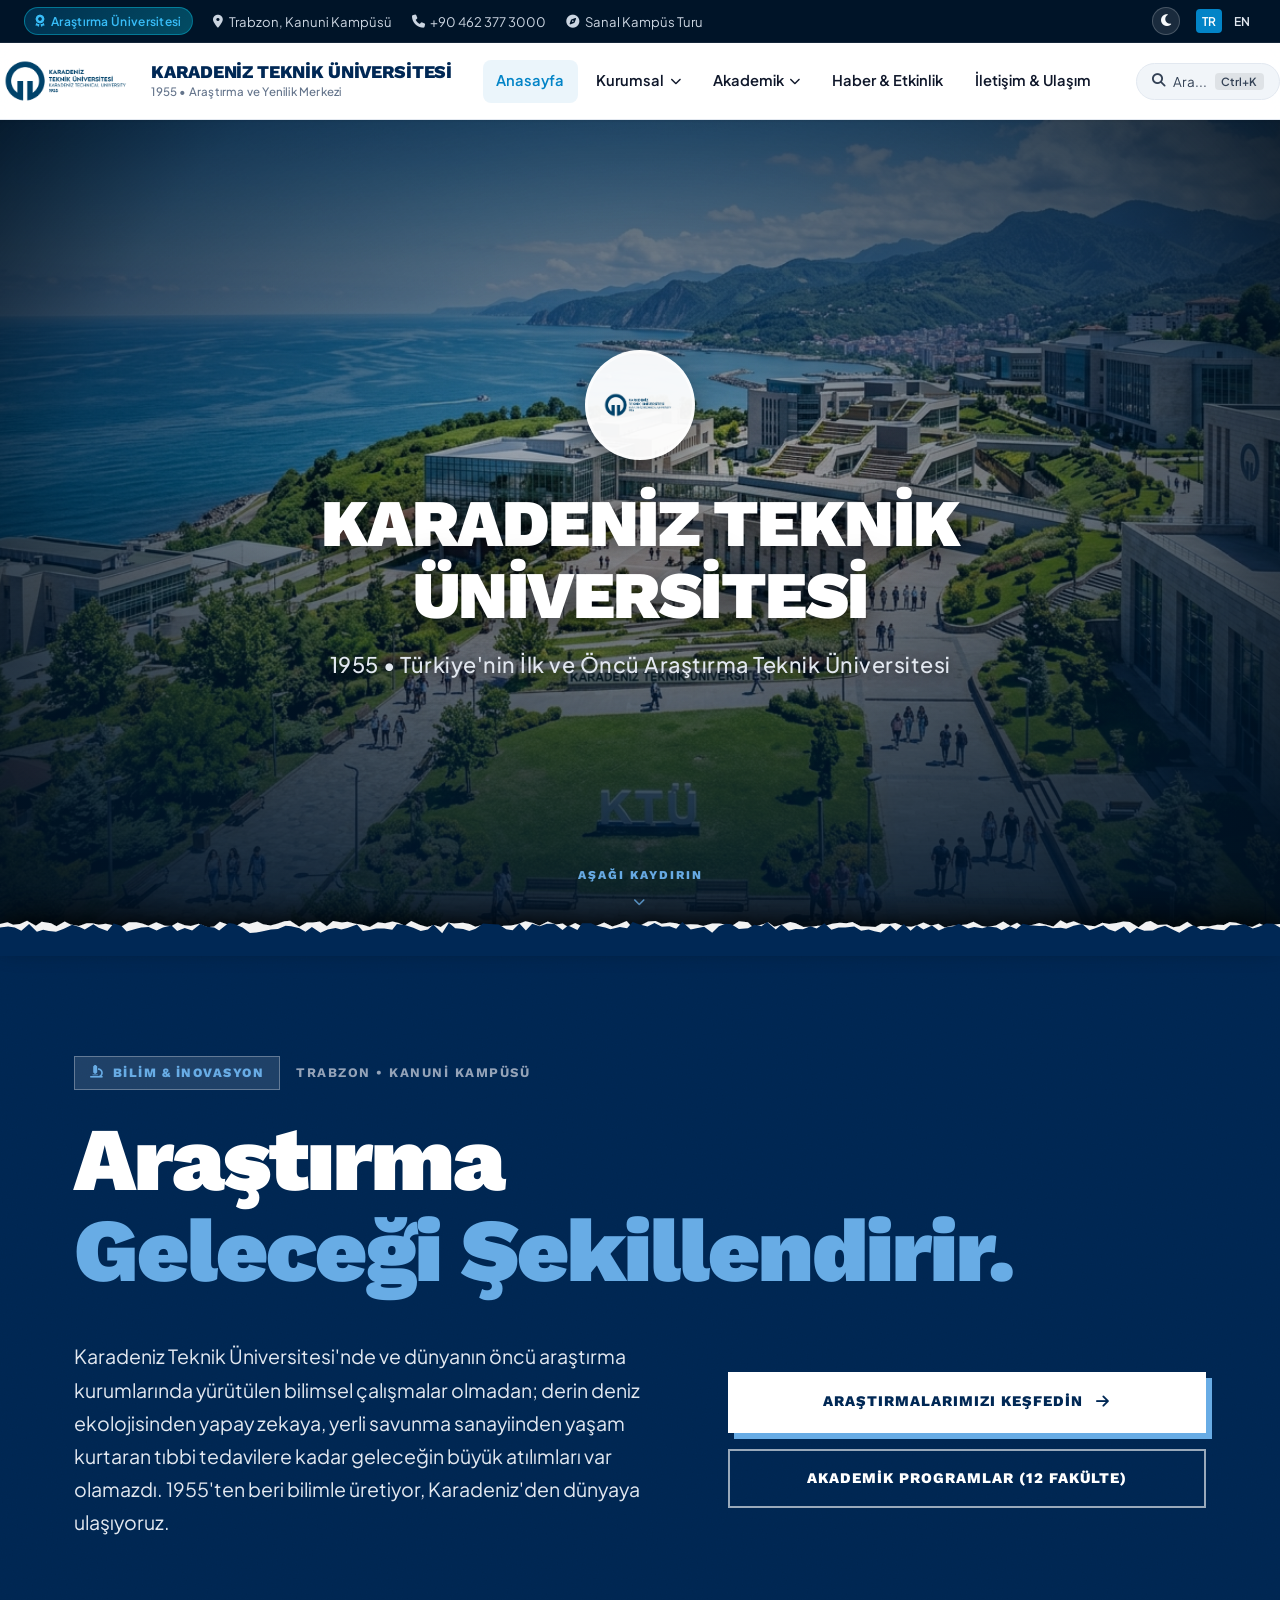
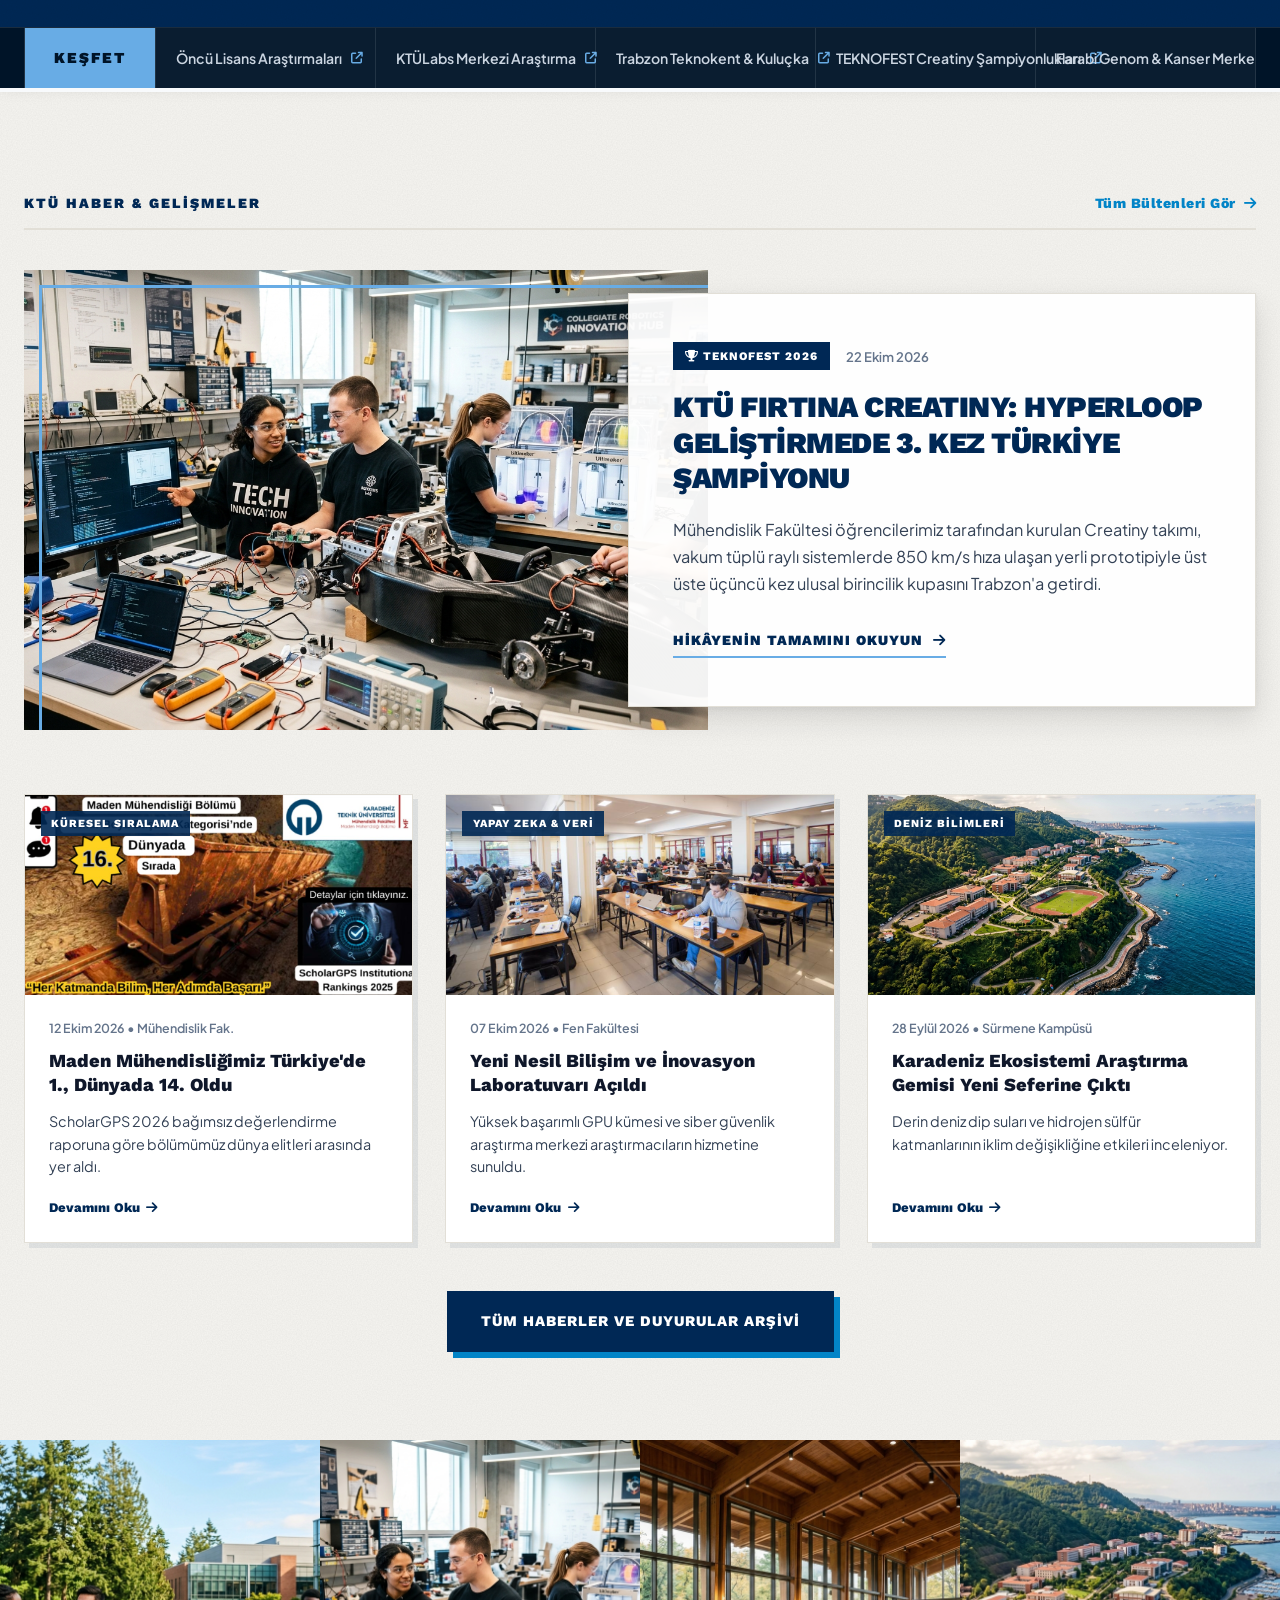
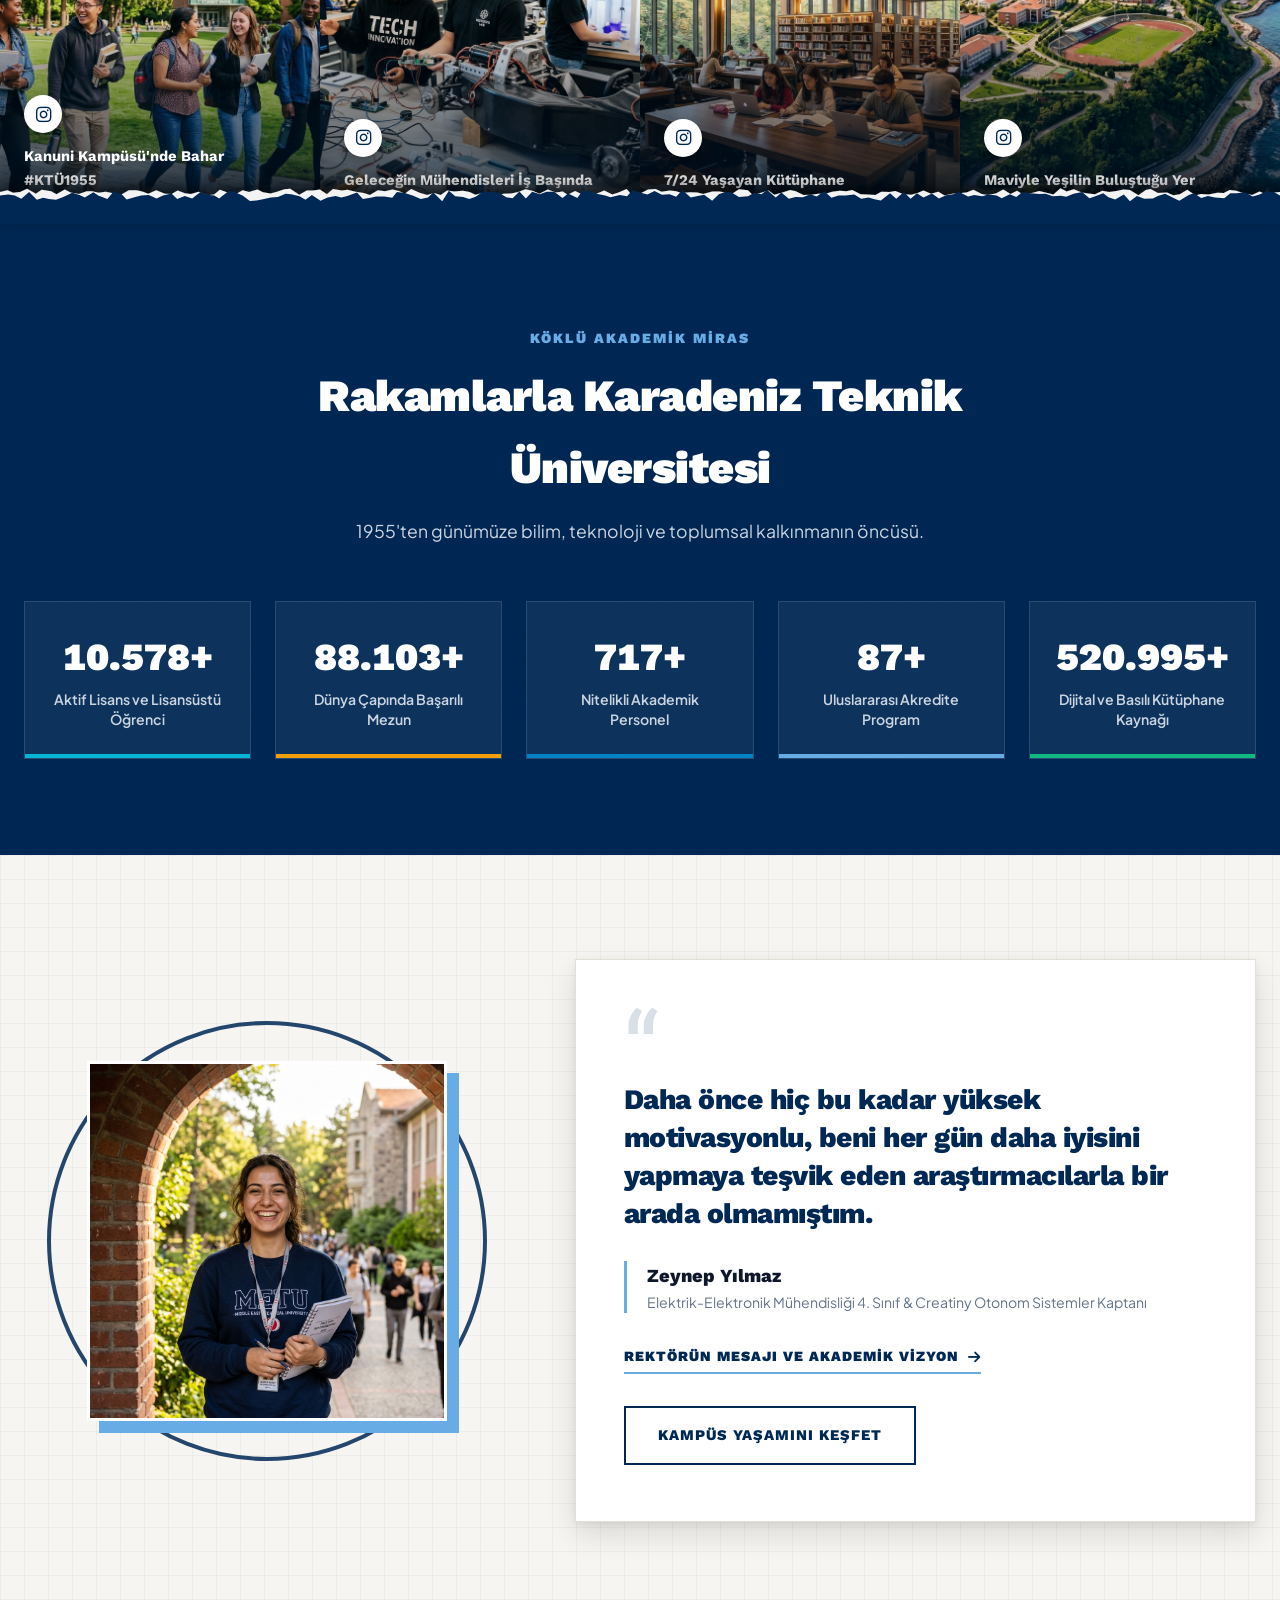
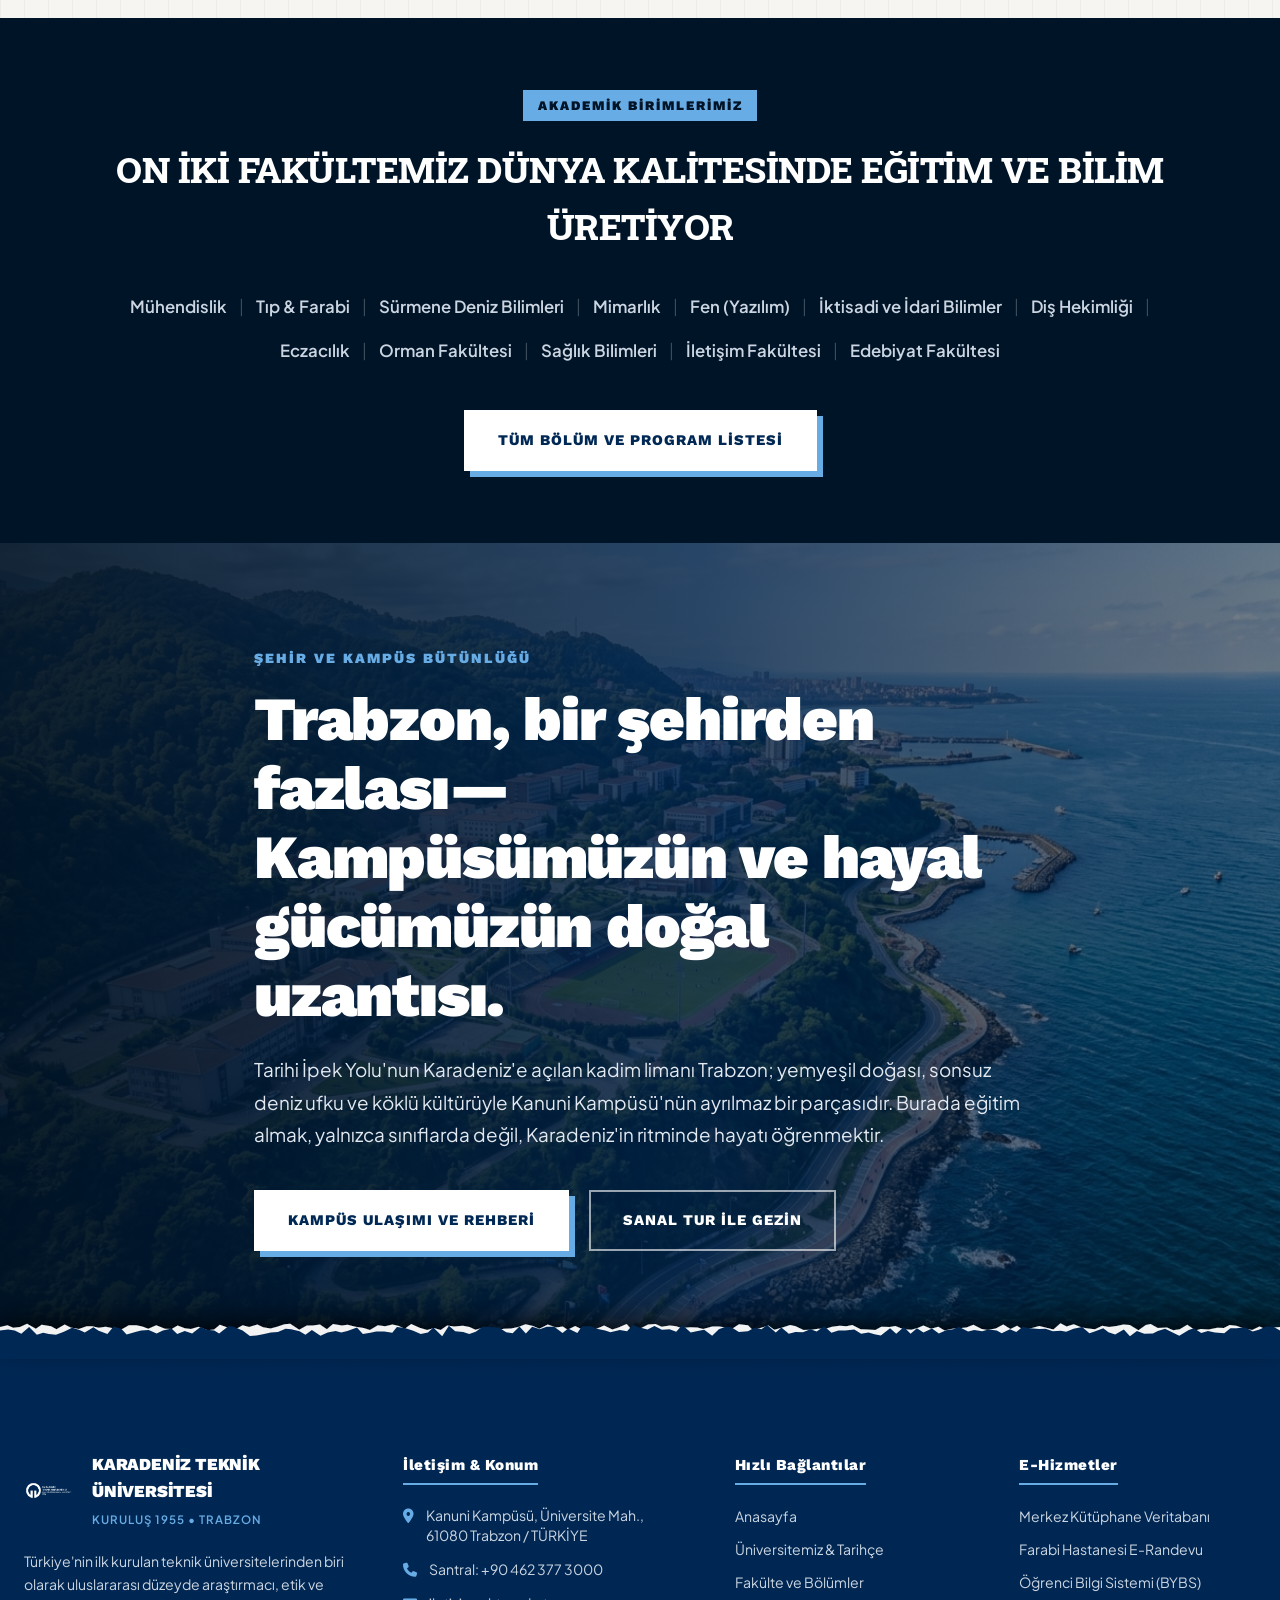
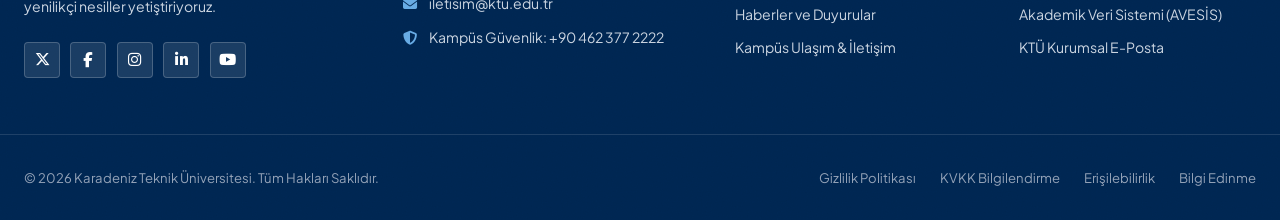
<file: index.html>
<!DOCTYPE html>
<html lang="tr">
<head>
  <meta charset="UTF-8">
  <meta name="viewport" content="width=device-width, initial-scale=1.0">
  <title>Karadeniz Teknik Üniversitesi | KTÜ Resmi Web Portalı</title>
  <meta name="description" content="Karadeniz Teknik Üniversitesi (KTÜ) 1955 yılından bu yana öncü eğitimi, güçlü araştırma altyapısı ve modern Kanuni Kampüsü ile geleceği şekillendiriyor.">
  
  <!-- Google Fonts: Plus Jakarta Sans, Work Sans (Başlıklar) & Roboto Slab -->
  <link rel="preconnect" href="https://fonts.googleapis.com">
  <link rel="preconnect" href="https://fonts.gstatic.com" crossorigin>
  <link href="https://fonts.googleapis.com/css2?family=Plus+Jakarta+Sans:wght@300;400;500;600;700;800&family=Roboto+Slab:wght@400;600;700;800;900&family=Work+Sans:wght@600;700;800;900&display=swap" rel="stylesheet">
  
  <!-- Font Awesome 6.5.1 İkon Kütüphanesi -->
  <link rel="stylesheet" href="https://cdnjs.cloudflare.com/ajax/libs/font-awesome/6.5.1/css/all.min.css">
  
  <!-- Modern Stil Dosyası -->
  <link rel="stylesheet" href="style.css">
</head>
<body>

  <!-- ========================================================================
       1. Üst Bilgi Çubuğu (Top Bar) - Değiştirilmeden Korundu
       ======================================================================== -->
  <div class="top-bar">
    <div class="container top-bar-inner">
      <div class="top-bar-left">
        <span class="research-badge">
          <i class="fa-solid fa-award"></i> Araştırma Üniversitesi
        </span>
        <div class="top-bar-links">
          <a href="contact.html"><i class="fa-solid fa-location-dot"></i> Trabzon, Kanuni Kampüsü</a>
          <a href="tel:04623773000"><i class="fa-solid fa-phone"></i> +90 462 377 3000</a>
          <a href="https://www.ktu.edu.tr/tr/harita" target="_blank"><i class="fa-solid fa-compass"></i> Sanal Kampüs Turu</a>
        </div>
      </div>
      <div class="top-bar-right">
        <!-- Karanlık/Aydınlık Mod Butonu -->
        <button id="themeToggleBtn" class="theme-toggle-btn" title="Karanlık Moda Geç">
          <i class="fa-solid fa-moon"></i>
        </button>
        <!-- Dil Seçimi -->
        <div class="lang-switch">
          <a href="#" class="active">TR</a>
          <a href="#">EN</a>
        </div>
      </div>
    </div>
  </div>

  <!-- ========================================================================
       2. Ana Navigasyon (Header) - Değiştirilmeden Korundu
       ======================================================================== -->
  <header class="main-header">
    <div class="container navbar">
      <!-- Logo ve Üniversite Başlığı -->
      <a href="index.html" class="brand-logo">
        <img src="images/logo.png" alt="KTÜ Logosu">
        <div class="brand-text">
          <span class="brand-title">KARADENİZ TEKNİK ÜNİVERSİTESİ</span>
          <span class="brand-subtitle">1955 • Araştırma ve Yenilik Merkezi</span>
        </div>
      </a>

      <!-- Menü Linkleri -->
      <nav class="nav-menu" id="navMenu">
        <div class="nav-item">
          <a href="index.html" class="nav-link active">Anasayfa</a>
        </div>
        <div class="nav-item">
          <a href="about.html" class="nav-link">Kurumsal <i class="fa-solid fa-chevron-down"></i></a>
          <div class="dropdown-menu">
            <a href="about.html" class="dropdown-item"><i class="fa-solid fa-landmark"></i> KTÜ Tarihçesi</a>
            <a href="about.html#rector-message" class="dropdown-item"><i class="fa-solid fa-user-tie"></i> Rektörün Mesajı</a>
            <a href="about.html#mission-vision" class="dropdown-item"><i class="fa-solid fa-bullseye"></i> Misyon & Vizyon</a>
            <a href="about.html#campus-facilities" class="dropdown-item"><i class="fa-solid fa-tree"></i> Kampüs Olanakları</a>
          </div>
        </div>
        <div class="nav-item">
          <a href="course.html" class="nav-link">Akademik <i class="fa-solid fa-chevron-down"></i></a>
          <div class="dropdown-menu">
            <a href="course.html?filter=engineering" class="dropdown-item"><i class="fa-solid fa-gears"></i> Mühendislik Fakültesi</a>
            <a href="course.html?filter=medicine" class="dropdown-item"><i class="fa-solid fa-heart-pulse"></i> Tıp Fakültesi</a>
            <a href="course.html?filter=marine" class="dropdown-item"><i class="fa-solid fa-ship"></i> Sürmene Deniz Bilimleri</a>
            <a href="course.html?filter=architecture" class="dropdown-item"><i class="fa-solid fa-compass-drafting"></i> Mimarlık Fakültesi</a>
            <a href="course.html" class="dropdown-item"><i class="fa-solid fa-layer-group"></i> Tüm Fakülte ve Bölümler</a>
          </div>
        </div>
        <div class="nav-item">
          <a href="blog.html" class="nav-link">Haber & Etkinlik</a>
        </div>
        <div class="nav-item">
          <a href="contact.html" class="nav-link">İletişim & Ulaşım</a>
        </div>
      </nav>

      <!-- Aksiyonlar: Arama & Mobil Menü -->
      <div class="nav-actions">
        <button class="search-trigger-btn open-search-modal" title="Site İçi Arama">
          <i class="fa-solid fa-magnifying-glass"></i>
          <span>Ara...</span>
          <span class="search-kbd">Ctrl+K</span>
        </button>

        <!-- Mobil Menü Butonu -->
        <button class="mobile-toggle-btn" id="mobileToggleBtn" aria-label="Menüyü Aç/Kapat">
          <i class="fa-solid fa-bars"></i>
        </button>
      </div>
    </div>
  </header>

  <!-- ========================================================================
       3. Hero Alanı & Kâğıt Geçiş Sahnesi (Johns Hopkins İlhamlı)
       NOT: İleride video için hazırlandı. Şimdilik kampus fotoğrafı yer alıyor.
       ======================================================================== -->
  <div class="hero-stage" id="heroStage">
    <!-- Sabit Kalan Hero Medyası (Sticky Hero) -->
    <div class="hero-sticky-media" id="heroStickyMedia">
      <div class="hero-media-wrapper">
        <!-- İLERİDE VİDEO EKLENECEĞİNDE BU SATIR YERİNE AŞAĞIDAKİ VIDEO KODU GELECEK:
             <video autoplay muted loop playsinline poster="images/hero_campus.jpg" class="hero-bg-media" id="heroBgVideo">
               <source src="video/kampus.mp4" type="video/mp4">
             </video>
        -->
        <img src="images/hero_campus.jpg" alt="KTÜ Kanuni Kampüsü Genel Görünüm" class="hero-bg-media" id="heroBgMedia">
        
        <div class="hero-media-overlay"></div>

        <!-- Hero Ortasındaki İhtişamlı Karşılama (JHU Logo & Slogan Tarzı) -->
        <div class="hero-center-content">
          <div class="hero-seal-badge">
            <img src="images/logo.png" alt="KTÜ Resmi Amblemi" class="hero-seal-img">
          </div>
          <h1 class="hero-main-title">KARADENİZ TEKNİK ÜNİVERSİTESİ</h1>
          <p class="hero-tagline">1955 • Türkiye'nin İlk ve Öncü Araştırma Teknik Üniversitesi</p>
          
          <a href="#manifesto" class="hero-scroll-cue" aria-label="Aşağı Kaydırın">
            <span>AŞAĞI KAYDIRIN</span>
            <div class="scroll-arrow-anim">
              <i class="fa-solid fa-chevron-down"></i>
            </div>
          </a>
        </div>
      </div>
    </div>

    <!-- ========================================================================
         4. Hero Üzerine Kâğıt Gibi Kayarak Çıkan MANİFESTO Bölümü
         Johns Hopkins'in "Research Saves Lives" bölümü karşılığı
         ======================================================================== -->
    <section class="paper-sheet paper-manifesto" id="manifesto">
      <!-- Yırtık Kâğıt Üst Kenarı (SVG) -->
      <div class="torn-paper-edge-top" aria-hidden="true"></div>

      <div class="container manifesto-inner">
        <div class="manifesto-eyebrow">
          <span class="jhu-label"><i class="fa-solid fa-microscope"></i> BİLİM & İNOVASYON</span>
          <span class="jhu-label-sub">TRABZON • KANUNİ KAMPÜSÜ</span>
        </div>

        <h2 class="manifesto-huge-title">
          Araştırma <br>
          <span class="manifesto-sky">Geleceği Şekillendirir.</span>
        </h2>

        <div class="manifesto-columns">
          <p class="manifesto-lead">
            Karadeniz Teknik Üniversitesi'nde ve dünyanın öncü araştırma kurumlarında yürütülen bilimsel çalışmalar olmadan; derin deniz ekolojisinden yapay zekaya, yerli savunma sanayiinden yaşam kurtaran tıbbi tedavilere kadar geleceğin büyük atılımları var olamazdı. 1955'ten beri bilimle üretiyor, Karadeniz'den dünyaya ulaşıyoruz.
          </p>
          <div class="manifesto-actions">
            <a href="about.html" class="jhu-btn-solid">
              <span>ARAŞTIRMALARIMIZI KEŞFEDİN</span>
              <i class="fa-solid fa-arrow-right"></i>
            </a>
            <a href="course.html" class="jhu-btn-outline">
              <span>AKADEMİK PROGRAMLAR (12 FAKÜLTE)</span>
            </a>
          </div>
        </div>
      </div>
    </section>
  </div>

  <!-- ========================================================================
       5. Keşfet Şeridi (JHU "DISCOVER" Strip)
       ======================================================================== -->
  <section class="discover-strip-section">
    <div class="container">
      <div class="discover-bar">
        <div class="discover-badge">KEŞFET</div>
        <div class="discover-links">
          <a href="course.html" class="discover-link">
            <span>Öncü Lisans Araştırmaları</span>
            <i class="fa-solid fa-arrow-up-right-from-square"></i>
          </a>
          <a href="about.html#campus-facilities" class="discover-link">
            <span>KTÜLabs Merkezi Araştırma</span>
            <i class="fa-solid fa-arrow-up-right-from-square"></i>
          </a>
          <a href="about.html" class="discover-link">
            <span>Trabzon Teknokent & Kuluçka</span>
            <i class="fa-solid fa-arrow-up-right-from-square"></i>
          </a>
          <a href="blog.html" class="discover-link">
            <span>TEKNOFEST Creatiny Şampiyonlukları</span>
            <i class="fa-solid fa-arrow-up-right-from-square"></i>
          </a>
          <a href="contact.html" class="discover-link">
            <span>Farabi Genom & Kanser Merkezi</span>
            <i class="fa-solid fa-arrow-up-right-from-square"></i>
          </a>
        </div>
      </div>
    </div>
  </section>

  <!-- ========================================================================
       6. Öne Çıkan Araştırma ve Haber Vitrini (JHU Hub Haberleri & Kâğıt Kolajı)
       ======================================================================== -->
  <section class="paper-light-section news-hub-section">
    <div class="torn-paper-edge-white-top" aria-hidden="true"></div>

    <div class="container">
      <div class="section-kicker-row">
        <span class="jhu-kicker">KTÜ HABER & GELİŞMELER</span>
        <a href="blog.html" class="view-all-link">Tüm Bültenleri Gör <i class="fa-solid fa-arrow-right"></i></a>
      </div>

      <!-- Büyük Öne Çıkan Hikâye (Görsel + Üzerine Binen Beyaz Kâğıt Kart) -->
      <div class="featured-story-collage">
        <div class="featured-image-box">
          <img src="images/creatin_lab.jpg" alt="KTÜ Robotik ve İnovasyon Laboratuvarı">
          <div class="featured-offset-frame"></div>
        </div>
        <div class="featured-card-overlap">
          <div class="featured-meta">
            <span class="meta-tag"><i class="fa-solid fa-trophy"></i> TEKNOFEST 2026</span>
            <span class="meta-date">22 Ekim 2026</span>
          </div>
          <h3 class="featured-headline">
            KTÜ FIRTINA CREATINY: HYPERLOOP GELİŞTİRMEDE 3. KEZ TÜRKİYE ŞAMPİYONU
          </h3>
          <p class="featured-summary">
            Mühendislik Fakültesi öğrencilerimiz tarafından kurulan Creatiny takımı, vakum tüplü raylı sistemlerde 850 km/s hıza ulaşan yerli prototipiyle üst üste üçüncü kez ulusal birincilik kupasını Trabzon'a getirdi.
          </p>
          <a href="blog.html" class="jhu-text-cta">
            HİKÂYENİN TAMAMINI OKUYUN <i class="fa-solid fa-arrow-right"></i>
          </a>
        </div>
      </div>

      <!-- 3'lü Yatay Haber Kartları -->
      <div class="hub-cards-grid">
        <article class="hub-card">
          <div class="hub-card-thumb">
            <img src="images/maden_muhendisligi.jpg" alt="Maden Mühendisliği Başarısı">
            <span class="hub-pill">KÜRESEL SIRALAMA</span>
          </div>
          <div class="hub-card-content">
            <div class="hub-card-date">12 Ekim 2026 • Mühendislik Fak.</div>
            <h4 class="hub-card-title">Maden Mühendisliğimiz Türkiye'de 1., Dünyada 14. Oldu</h4>
            <p class="hub-card-text">ScholarGPS 2026 bağımsız değerlendirme raporuna göre bölümümüz dünya elitleri arasında yer aldı.</p>
            <a href="blog.html" class="hub-card-link">Devamını Oku <i class="fa-solid fa-arrow-right"></i></a>
          </div>
        </article>

        <article class="hub-card">
          <div class="hub-card-thumb">
            <img src="images/kutuphane.jpg" alt="Merkez Kütüphane ve Fen Fakültesi">
            <span class="hub-pill">YAPAY ZEKA & VERİ</span>
          </div>
          <div class="hub-card-content">
            <div class="hub-card-date">07 Ekim 2026 • Fen Fakültesi</div>
            <h4 class="hub-card-title">Yeni Nesil Bilişim ve İnovasyon Laboratuvarı Açıldı</h4>
            <p class="hub-card-text">Yüksek başarımlı GPU kümesi ve siber güvenlik araştırma merkezi araştırmacıların hizmetine sunuldu.</p>
            <a href="blog.html" class="hub-card-link">Devamını Oku <i class="fa-solid fa-arrow-right"></i></a>
          </div>
        </article>

        <article class="hub-card">
          <div class="hub-card-thumb">
            <img src="images/trabzon_coast.jpg" alt="Sürmene Deniz Bilimleri">
            <span class="hub-pill">DENİZ BİLİMLERİ</span>
          </div>
          <div class="hub-card-content">
            <div class="hub-card-date">28 Eylül 2026 • Sürmene Kampüsü</div>
            <h4 class="hub-card-title">Karadeniz Ekosistemi Araştırma Gemisi Yeni Seferine Çıktı</h4>
            <p class="hub-card-text">Derin deniz dip suları ve hidrojen sülfür katmanlarının iklim değişikliğine etkileri inceleniyor.</p>
            <a href="blog.html" class="hub-card-link">Devamını Oku <i class="fa-solid fa-arrow-right"></i></a>
          </div>
        </article>
      </div>

      <div class="hub-footer-cta">
        <a href="blog.html" class="jhu-btn-solid dark">TÜM HABERLER VE DUYURULAR ARŞİVİ</a>
      </div>
    </div>
  </section>

  <!-- ========================================================================
       7. Kampüsten Anlar (JHU 4-Sütun Tam Genişlik Instagram / Kampüs Şeridi)
       ======================================================================== -->
  <section class="campus-moments-section">
    <div class="moments-grid">
      <div class="moment-item">
        <img src="images/campus_life.jpg" alt="Kanuni Kampüsü Öğrenci Yaşamı">
        <div class="moment-overlay">
          <span class="moment-icon"><i class="fa-brands fa-instagram"></i></span>
          <span class="moment-caption">Kanuni Kampüsü'nde Bahar #KTÜ1955</span>
        </div>
      </div>
      <div class="moment-item">
        <img src="images/creatin_lab.jpg" alt="Mühendislik ve Teknoloji Atölyeleri">
        <div class="moment-overlay">
          <span class="moment-icon"><i class="fa-brands fa-instagram"></i></span>
          <span class="moment-caption">Geleceğin Mühendisleri İş Başında</span>
        </div>
      </div>
      <div class="moment-item">
        <img src="images/library.jpg" alt="Faik Ahmet Barutçu Kütüphanesi">
        <div class="moment-overlay">
          <span class="moment-icon"><i class="fa-brands fa-instagram"></i></span>
          <span class="moment-caption">7/24 Yaşayan Kütüphane</span>
        </div>
      </div>
      <div class="moment-item">
        <img src="images/trabzon_coast.jpg" alt="Karadeniz ve Kampüs Manzarası">
        <div class="moment-overlay">
          <span class="moment-icon"><i class="fa-brands fa-instagram"></i></span>
          <span class="moment-caption">Maviyle Yeşilin Buluştuğu Yer</span>
        </div>
      </div>
    </div>
  </section>

  <!-- ========================================================================
       8. Sayılarla KTÜ (Modernized Stats Paper Grid)
       ======================================================================== -->
  <section class="stats-paper-section">
    <div class="torn-paper-edge-top" aria-hidden="true"></div>

    <div class="container">
      <div class="section-kicker-center">
        <span class="jhu-kicker light">KÖKLÜ AKADEMİK MİRAS</span>
        <h2 class="stats-paper-title">Rakamlarla Karadeniz Teknik Üniversitesi</h2>
        <p class="stats-paper-subtitle">1955'ten günümüze bilim, teknoloji ve toplumsal kalkınmanın öncüsü.</p>
      </div>

      <div class="stats-paper-grid">
        <div class="stat-paper-card">
          <div class="stat-paper-number" data-count="32055">0</div>
          <div class="stat-paper-label">Aktif Lisans ve Lisansüstü Öğrenci</div>
          <div class="stat-paper-line cyan"></div>
        </div>

        <div class="stat-paper-card">
          <div class="stat-paper-number" data-count="266981">0</div>
          <div class="stat-paper-label">Dünya Çapında Başarılı Mezun</div>
          <div class="stat-paper-line gold"></div>
        </div>

        <div class="stat-paper-card">
          <div class="stat-paper-number" data-count="2174">0</div>
          <div class="stat-paper-label">Nitelikli Akademik Personel</div>
          <div class="stat-paper-line blue"></div>
        </div>

        <div class="stat-paper-card">
          <div class="stat-paper-number" data-count="265">0</div>
          <div class="stat-paper-label">Uluslararası Akredite Program</div>
          <div class="stat-paper-line sky"></div>
        </div>

        <div class="stat-paper-card">
          <div class="stat-paper-number" data-count="1578775">0</div>
          <div class="stat-paper-label">Dijital ve Basılı Kütüphane Kaynağı</div>
          <div class="stat-paper-line emerald"></div>
        </div>
      </div>
    </div>

    <div class="torn-paper-edge-bottom" aria-hidden="true"></div>
  </section>

  <!-- ========================================================================
       9. KTÜ'de Yaşam ve Bilim (JHU Student / Faculty Stories Collage)
       ======================================================================== -->
  <section class="stories-collage-section">
    <div class="container">
      <div class="stories-collage-wrapper">
        <!-- Sol: Büyük Öğrenci Portresi ve Çember Çizgi -->
        <div class="story-portrait-col">
          <div class="story-circle-ring"></div>
          <div class="story-photo-frame">
            <img src="images/student_researcher.jpg" alt="KTÜ Araştırmacı Öğrencisi">
          </div>
        </div>

        <!-- Sağ: Büyük Alıntı Kartı (JHU Quote Style) -->
        <div class="story-quote-card">
          <div class="quote-mark">“</div>
          <h3 class="quote-headline">
            Daha önce hiç bu kadar yüksek motivasyonlu, beni her gün daha iyisini yapmaya teşvik eden araştırmacılarla bir arada olmamıştım.
          </h3>
          <div class="quote-author-info">
            <div class="author-name">Zeynep Yılmaz</div>
            <div class="author-role">Elektrik-Elektronik Mühendisliği 4. Sınıf & Creatiny Otonom Sistemler Kaptanı</div>
          </div>
          <div class="quote-cta-row">
            <a href="about.html#rector-message" class="jhu-text-cta">
              REKTÖRÜN MESAJI VE AKADEMİK VİZYON <i class="fa-solid fa-arrow-right"></i>
            </a>
            <a href="about.html" class="jhu-btn-outline dark">
              KAMPÜS YAŞAMINI KEŞFET
            </a>
          </div>
        </div>
      </div>
    </div>
  </section>

  <!-- ========================================================================
       10. 12 Fakültemiz Geleceğe Hazırlar (JHU "Our Ten Schools" Academic Navigator)
       ======================================================================== -->
  <section class="schools-navigator-section">
    <div class="container">
      <div class="schools-banner-box">
        <div class="schools-kicker">AKADEMİK BİRİMLERİMİZ</div>
        <h3 class="schools-heading">ON İKİ FAKÜLTEMİZ DÜNYA KALİTESİNDE EĞİTİM VE BİLİM ÜRETİYOR</h3>
        
        <div class="schools-links-inline">
          <a href="course.html?filter=engineering" class="school-tag">Mühendislik</a>
          <span class="sep">|</span>
          <a href="course.html?filter=medicine" class="school-tag">Tıp & Farabi</a>
          <span class="sep">|</span>
          <a href="course.html?filter=marine" class="school-tag">Sürmene Deniz Bilimleri</a>
          <span class="sep">|</span>
          <a href="course.html?filter=architecture" class="school-tag">Mimarlık</a>
          <span class="sep">|</span>
          <a href="course.html?filter=science" class="school-tag">Fen (Yazılım)</a>
          <span class="sep">|</span>
          <a href="course.html?filter=iibf" class="school-tag">İktisadi ve İdari Bilimler</a>
          <span class="sep">|</span>
          <a href="course.html" class="school-tag">Diş Hekimliği</a>
          <span class="sep">|</span>
          <a href="course.html" class="school-tag">Eczacılık</a>
          <span class="sep">|</span>
          <a href="course.html" class="school-tag">Orman Fakültesi</a>
          <span class="sep">|</span>
          <a href="course.html" class="school-tag">Sağlık Bilimleri</a>
          <span class="sep">|</span>
          <a href="course.html" class="school-tag">İletişim Fakültesi</a>
          <span class="sep">|</span>
          <a href="course.html" class="school-tag">Edebiyat Fakültesi</a>
        </div>

        <div class="schools-cta">
          <a href="course.html" class="jhu-btn-solid">TÜM BÖLÜM VE PROGRAM LİSTESİ</a>
        </div>
      </div>
    </div>
  </section>

  <!-- ========================================================================
       11. Trabzon: Kampüsümüzün Doğal Uzantısı (JHU "Baltimore is our hometown")
       ======================================================================== -->
  <section class="trabzon-connection-section">
    <div class="trabzon-bg-cover">
      <img src="images/trabzon_coast.jpg" alt="Trabzon ve Karadeniz Kıyısı">
      <div class="trabzon-gradient-overlay"></div>
    </div>

    <div class="container trabzon-content-box">
      <div class="jhu-kicker sky">ŞEHİR VE KAMPÜS BÜTÜNLÜĞÜ</div>
      <h2 class="trabzon-huge-title">
        Trabzon, bir şehirden fazlası— <br>
        Kampüsümüzün ve hayal gücümüzün doğal uzantısı.
      </h2>
      <p class="trabzon-desc">
        Tarihi İpek Yolu'nun Karadeniz'e açılan kadim limanı Trabzon; yemyeşil doğası, sonsuz deniz ufku ve köklü kültürüyle Kanuni Kampüsü'nün ayrılmaz bir parçasıdır. Burada eğitim almak, yalnızca sınıflarda değil, Karadeniz'in ritminde hayatı öğrenmektir.
      </p>
      <div class="trabzon-actions">
        <a href="contact.html" class="jhu-btn-solid">KAMPÜS ULAŞIMI VE REHBERİ</a>
        <a href="https://www.ktu.edu.tr/tr/harita" target="_blank" class="jhu-btn-outline">SANAL TUR İLE GEZİN</a>
      </div>
    </div>
  </section>

  <!-- ========================================================================
       12. Yırtık Kâğıt Üst Kenarlı Kurumsal Footer (JHU Style Footer)
       ======================================================================== -->
  <footer class="paper-footer">
    <div class="torn-paper-edge-top" aria-hidden="true"></div>

    <div class="container footer-content-grid">
      <!-- Sütun 1: KTÜ Kimliği -->
      <div class="footer-identity-col">
        <div class="footer-seal-row">
          <img src="images/logo.png" alt="KTÜ Logosu" class="footer-seal-img">
          <div>
            <h4 class="footer-uni-title">KARADENİZ TEKNİK ÜNİVERSİTESİ</h4>
            <span class="footer-est">KURULUŞ 1955 • TRABZON</span>
          </div>
        </div>
        <p class="footer-desc">
          Türkiye'nin ilk kurulan teknik üniversitelerinden biri olarak uluslararası düzeyde araştırmacı, etik ve yenilikçi nesiller yetiştiriyoruz.
        </p>
        <div class="footer-social-row">
          <a href="https://twitter.com/ktu1955" target="_blank" class="jhu-social-icon" title="Twitter"><i class="fa-brands fa-x-twitter"></i></a>
          <a href="https://facebook.com/ktu1955" target="_blank" class="jhu-social-icon" title="Facebook"><i class="fa-brands fa-facebook-f"></i></a>
          <a href="https://instagram.com/ktu1955" target="_blank" class="jhu-social-icon" title="Instagram"><i class="fa-brands fa-instagram"></i></a>
          <a href="https://linkedin.com/school/ktu1955" target="_blank" class="jhu-social-icon" title="LinkedIn"><i class="fa-brands fa-linkedin-in"></i></a>
          <a href="https://youtube.com/ktu1955" target="_blank" class="jhu-social-icon" title="YouTube"><i class="fa-brands fa-youtube"></i></a>
        </div>
      </div>

      <!-- Sütun 2: İletişim & Lokasyon -->
      <div class="footer-contact-col">
        <h5 class="footer-section-title">İletişim & Konum</h5>
        <div class="footer-info-lines">
          <div class="info-line">
            <i class="fa-solid fa-location-dot"></i>
            <span>Kanuni Kampüsü, Üniversite Mah., 61080 Trabzon / TÜRKİYE</span>
          </div>
          <div class="info-line">
            <i class="fa-solid fa-phone"></i>
            <span>Santral: +90 462 377 3000</span>
          </div>
          <div class="info-line">
            <i class="fa-solid fa-envelope"></i>
            <span>iletisim@ktu.edu.tr</span>
          </div>
          <div class="info-line">
            <i class="fa-solid fa-shield-halved"></i>
            <span>Kampüs Güvenlik: +90 462 377 2222</span>
          </div>
        </div>
      </div>

      <!-- Sütun 3: Hızlı Bağlantılar ve E-Hizmetler -->
      <div class="footer-nav-col">
        <h5 class="footer-section-title">Hızlı Bağlantılar</h5>
        <ul class="footer-links-list">
          <li><a href="index.html">Anasayfa</a></li>
          <li><a href="about.html">Üniversitemiz & Tarihçe</a></li>
          <li><a href="course.html">Fakülte ve Bölümler</a></li>
          <li><a href="blog.html">Haberler ve Duyurular</a></li>
          <li><a href="contact.html">Kampüs Ulaşım & İletişim</a></li>
        </ul>
      </div>

      <!-- Sütun 4: E-Kampüs ve Arama -->
      <div class="footer-services-col">
        <h5 class="footer-section-title">E-Hizmetler</h5>
        <ul class="footer-links-list">
          <li><a href="about.html#campus-facilities">Merkez Kütüphane Veritabanı</a></li>
          <li><a href="contact.html">Farabi Hastanesi E-Randevu</a></li>
          <li><a href="#">Öğrenci Bilgi Sistemi (BYBS)</a></li>
          <li><a href="#">Akademik Veri Sistemi (AVESİS)</a></li>
          <li><a href="#">KTÜ Kurumsal E-Posta</a></li>
        </ul>
      </div>
    </div>

    <!-- En Alt Telif & Yasal Bar -->
    <div class="container footer-legal-bar">
      <div>© 2026 Karadeniz Teknik Üniversitesi. Tüm Hakları Saklıdır.</div>
      <div class="footer-legal-links">
        <a href="#">Gizlilik Politikası</a>
        <a href="#">KVKK Bilgilendirme</a>
        <a href="#">Erişilebilirlik</a>
        <a href="#">Bilgi Edinme</a>
      </div>
    </div>
  </footer>

  <!-- ========================================================================
       13. Hızlı Arama Modalı (Ctrl + K) - Korundu
       ======================================================================== -->
  <div class="modal-backdrop" id="searchModal">
    <div class="modal-dialog">
      <div class="modal-header">
        <h3 class="modal-title">
          <i class="fa-solid fa-magnifying-glass" style="color: var(--ktu-blue-accent);"></i>
          KTÜ Hızlı Arama
        </h3>
        <button class="modal-close-btn" id="closeSearchModal" aria-label="Kapat">
          <i class="fa-solid fa-xmark"></i>
        </button>
      </div>
      <div class="modal-body">
        <input type="text" id="siteSearchInput" class="form-control" placeholder="Bölüm, fakülte, takvim veya duyuru ara... (Örn: Yazılım, Tıp, Maden)">
        <div class="search-results-list" id="searchResults">
          <!-- Dinamik JavaScript Sonuçları Buraya Eklenir -->
        </div>
      </div>
    </div>
  </div>

  <!-- Ana JavaScript Dosyası -->
  <script src="main.js"></script>
</body>
</html>
</file>
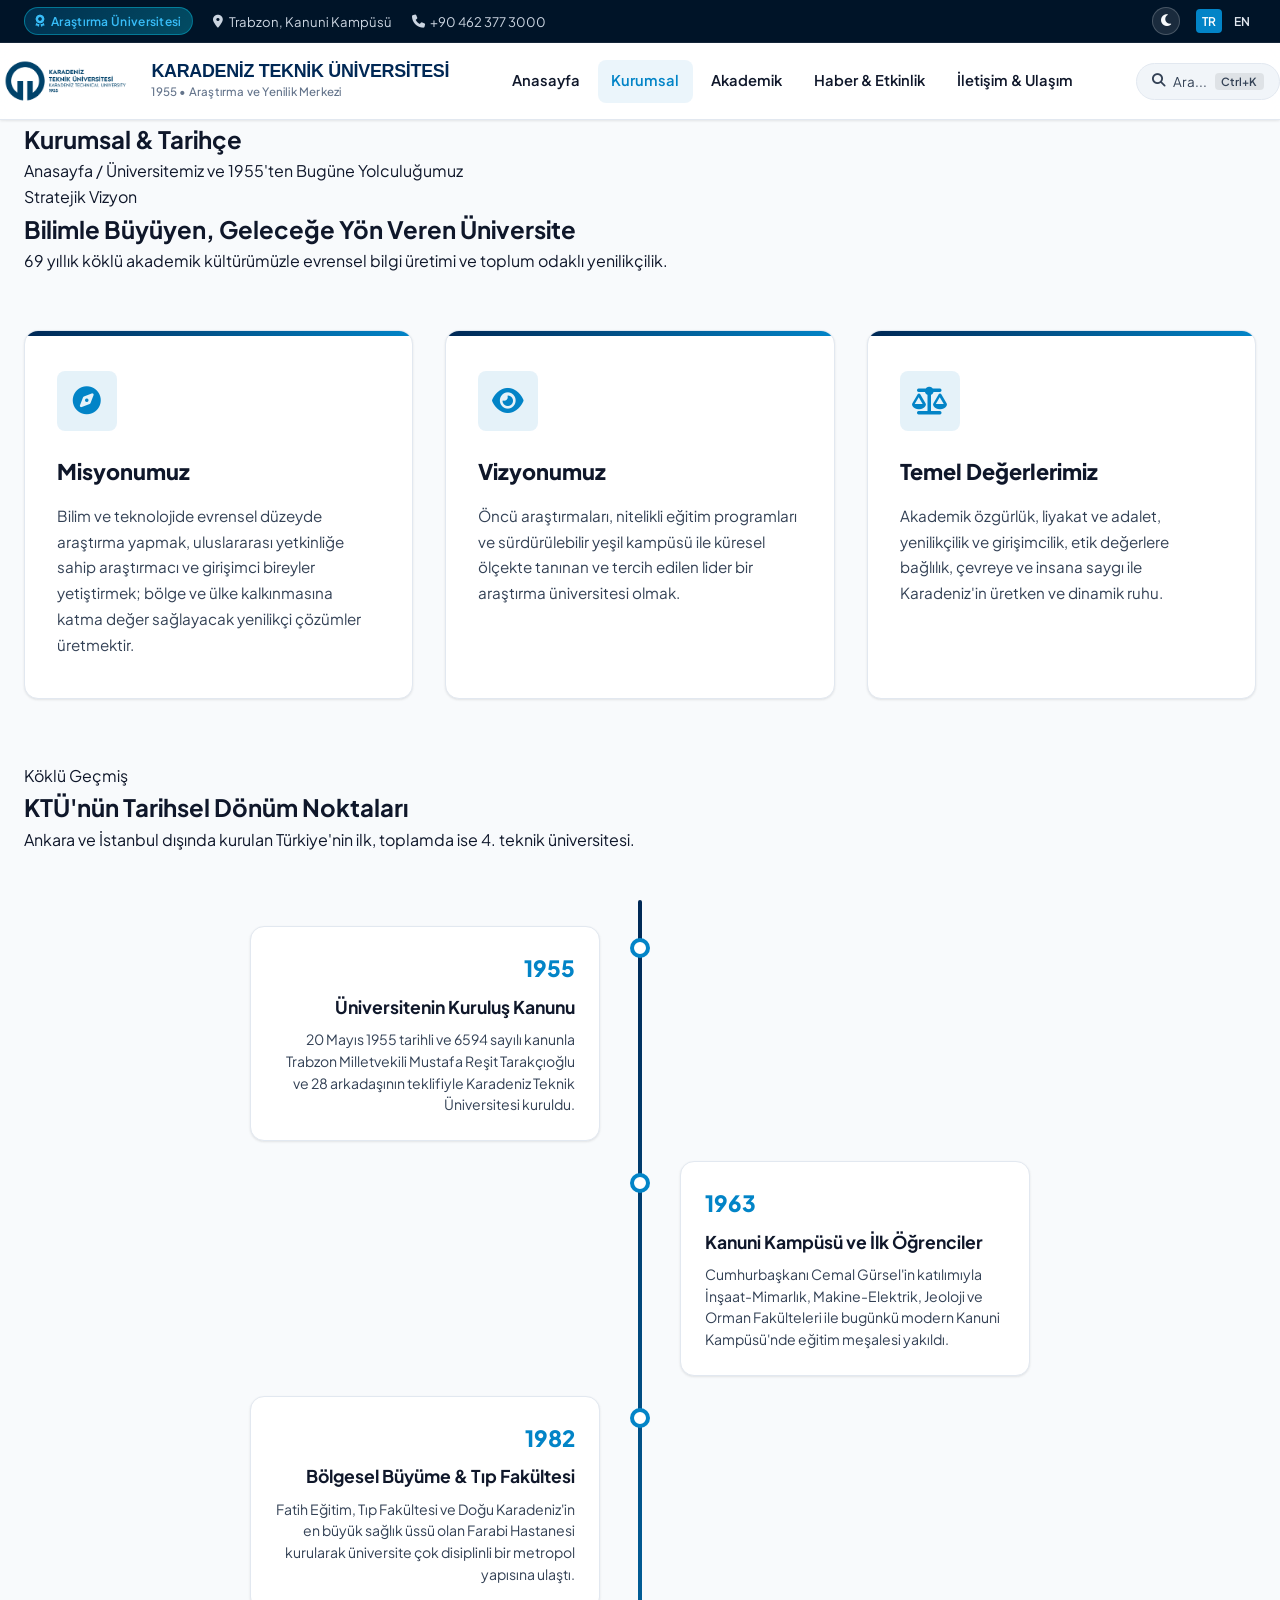
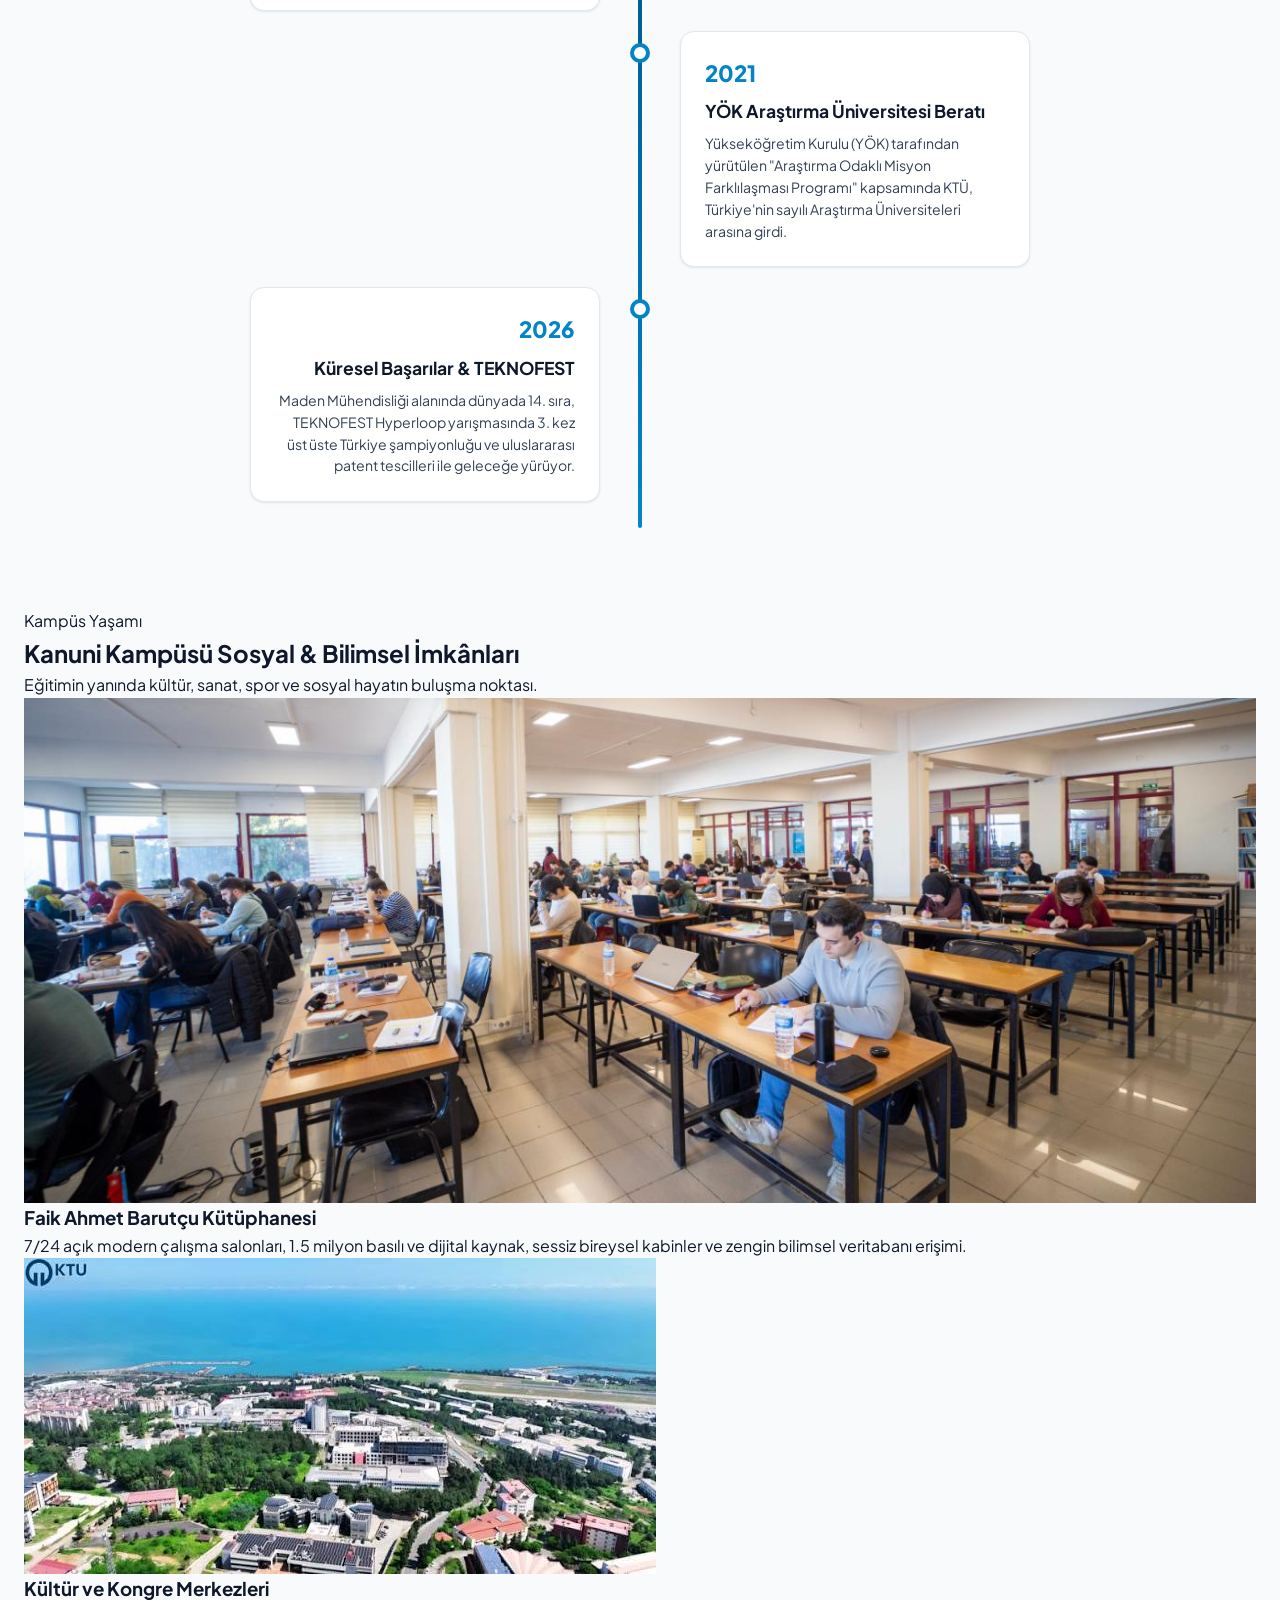
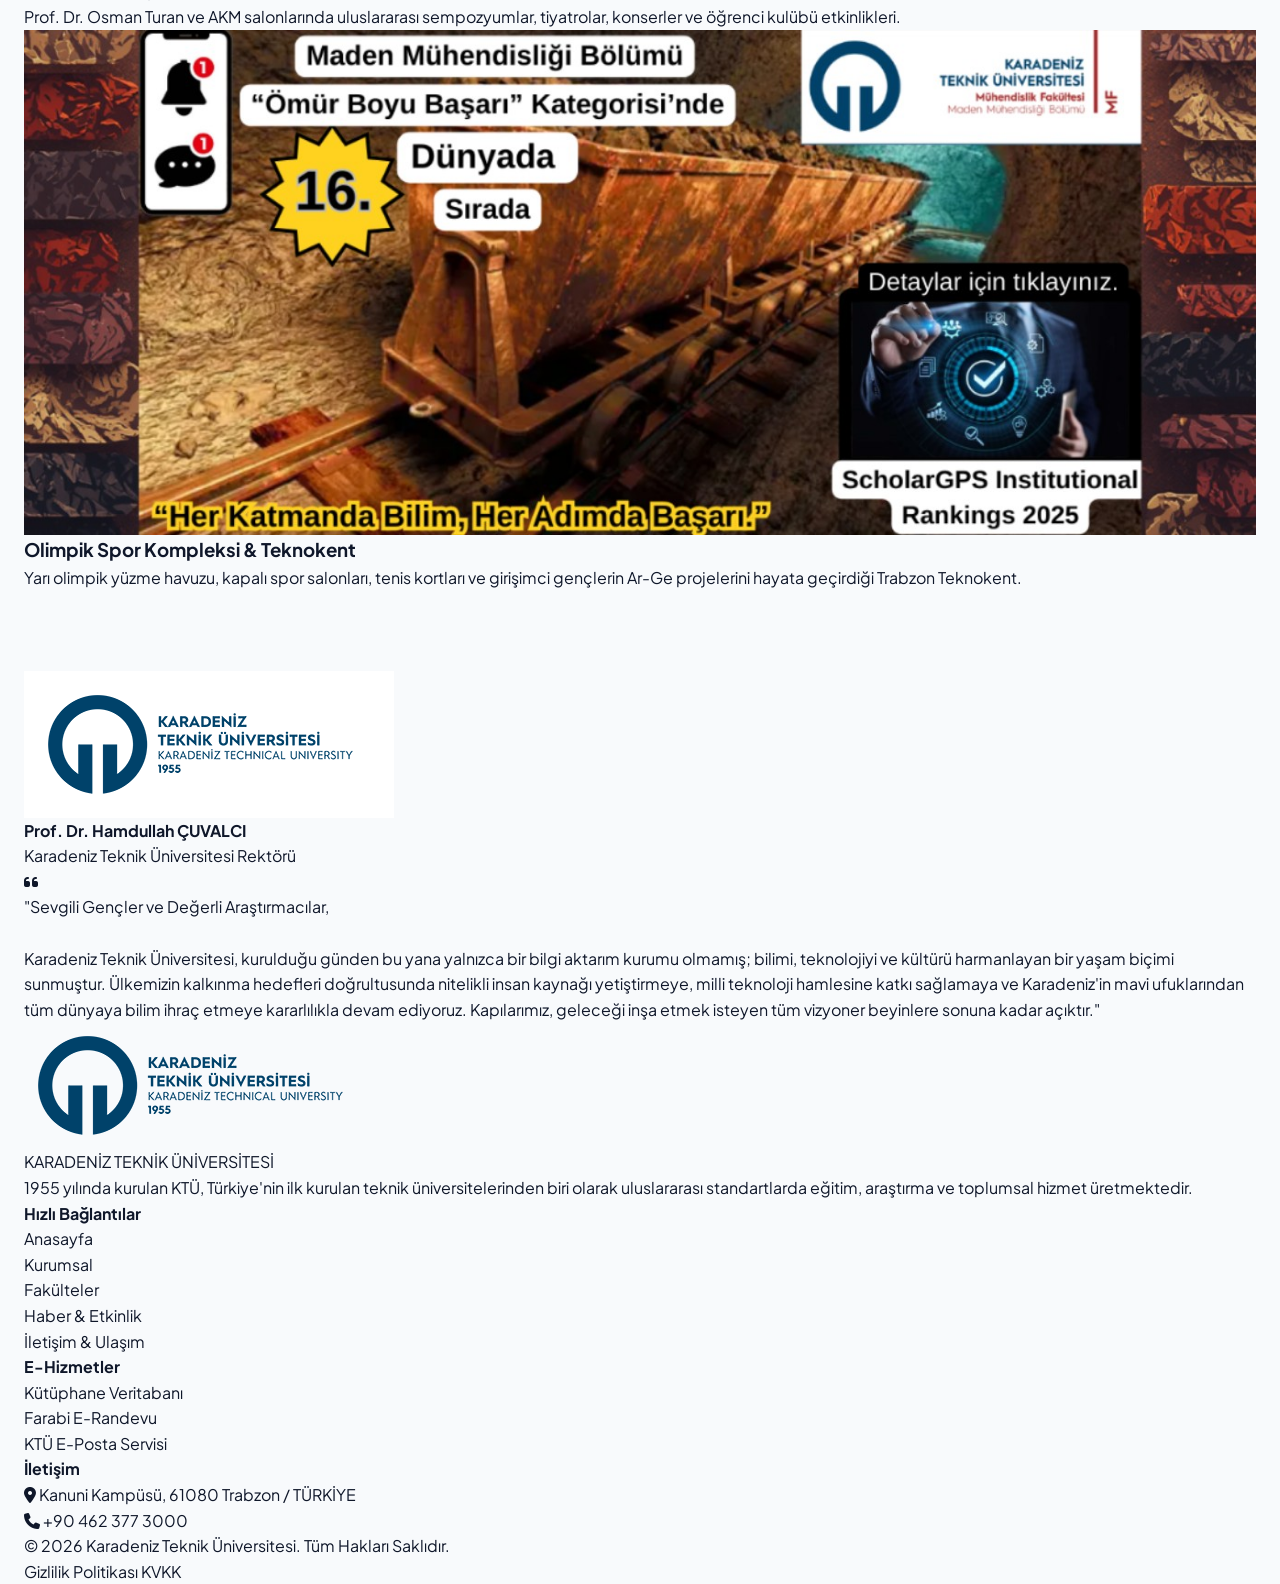
<file: about.html>
<!DOCTYPE html>
<html lang="tr">
<head>
  <meta charset="UTF-8">
  <meta name="viewport" content="width=device-width, initial-scale=1.0">
  <title>Kurumsal ve Tarihçe | Karadeniz Teknik Üniversitesi</title>
  <meta name="description" content="1955 yılında kurulan Karadeniz Teknik Üniversitesi'nin köklü tarihçesi, misyonu, vizyonu ve modern Kanuni Kampüsü imkanları.">
  
  <!-- Google Fonts: Plus Jakarta Sans -->
  <link rel="preconnect" href="https://fonts.googleapis.com">
  <link rel="preconnect" href="https://fonts.gstatic.com" crossorigin>
  <link href="https://fonts.googleapis.com/css2?family=Plus+Jakarta+Sans:wght@300;400;500;600;700;800&display=swap" rel="stylesheet">
  
  <!-- Font Awesome 6.5.1 -->
  <link rel="stylesheet" href="https://cdnjs.cloudflare.com/ajax/libs/font-awesome/6.5.1/css/all.min.css">
  
  <!-- CSS Dosyası -->
  <link rel="stylesheet" href="style.css">

  <style>
    /* Hakkımızda Sayfasına Özel Zaman Çizelgesi (Timeline) ve Kart Stilleri */
    .timeline-container {
      position: relative;
      max-width: 860px;
      margin: 3rem auto;
      padding: 1rem 0;
    }

    .timeline-container::after {
      content: '';
      position: absolute;
      width: 4px;
      background: linear-gradient(to bottom, var(--ktu-navy), var(--ktu-blue-accent));
      top: 0;
      bottom: 0;
      left: 50%;
      margin-left: -2px;
      border-radius: var(--radius-full);
    }

    .timeline-item {
      padding: 10px 40px;
      position: relative;
      width: 50%;
      box-sizing: border-box;
    }

    .timeline-item.left {
      left: 0;
      text-align: right;
    }

    .timeline-item.right {
      left: 50%;
      text-align: left;
    }

    .timeline-item::after {
      content: '';
      position: absolute;
      width: 20px;
      height: 20px;
      right: -10px;
      background-color: var(--bg-secondary);
      border: 4px solid var(--ktu-blue-accent);
      top: 22px;
      border-radius: 50%;
      z-index: 1;
      transition: var(--transition);
    }

    .timeline-item.right::after {
      left: -10px;
    }

    .timeline-item:hover::after {
      background-color: var(--ktu-gold);
      transform: scale(1.2);
    }

    .timeline-content {
      padding: 1.5rem;
      background: var(--bg-secondary);
      border: 1px solid var(--border-color);
      border-radius: var(--radius-lg);
      box-shadow: var(--shadow-sm);
      transition: var(--transition);
    }

    .timeline-item:hover .timeline-content {
      box-shadow: var(--shadow-lg);
      border-color: var(--ktu-blue-accent);
      transform: translateY(-3px);
    }

    .timeline-year {
      font-size: 1.4rem;
      font-weight: 800;
      color: var(--ktu-blue-accent);
      margin-bottom: 0.35rem;
    }

    .timeline-title {
      font-size: 1.1rem;
      font-weight: 700;
      margin-bottom: 0.5rem;
      color: var(--text-primary);
    }

    .timeline-desc {
      font-size: 0.88rem;
      color: var(--text-secondary);
      line-height: 1.55;
    }

    /* Misyon & Vizyon Kartları */
    .mission-vision-grid {
      display: grid;
      grid-template-columns: repeat(auto-fit, minmax(300px, 1fr));
      gap: 2rem;
      margin: 3.5rem 0;
    }

    .mv-card {
      background: var(--bg-secondary);
      border: 1px solid var(--border-color);
      border-radius: var(--radius-lg);
      padding: 2.5rem 2rem;
      box-shadow: var(--shadow-sm);
      transition: var(--transition);
      position: relative;
      overflow: hidden;
    }

    .mv-card::before {
      content: '';
      position: absolute;
      top: 0;
      left: 0;
      width: 100%;
      height: 5px;
      background: linear-gradient(90deg, var(--ktu-navy), var(--ktu-blue-accent));
    }

    .mv-card:hover {
      transform: translateY(-5px);
      box-shadow: var(--shadow-xl);
      border-color: var(--ktu-blue-accent);
    }

    .mv-icon {
      width: 60px;
      height: 60px;
      background: rgba(2, 132, 199, 0.1);
      color: var(--ktu-blue-accent);
      border-radius: var(--radius-md);
      display: flex;
      align-items: center;
      justify-content: center;
      font-size: 1.75rem;
      margin-bottom: 1.5rem;
    }

    .mv-title {
      font-size: 1.35rem;
      font-weight: 800;
      margin-bottom: 0.85rem;
      color: var(--text-primary);
    }

    .mv-text {
      font-size: 0.95rem;
      color: var(--text-secondary);
      line-height: 1.7;
    }

    @media (max-width: 768px) {
      .timeline-container::after {
        left: 31px;
      }
      .timeline-item {
        width: 100%;
        padding-left: 70px;
        padding-right: 25px;
        text-align: left !important;
      }
      .timeline-item.right {
        left: 0%;
      }
      .timeline-item::after {
        left: 21px !important;
      }
    }
  </style>
</head>
<body>

  <!-- ========================================================================
       1. Üst Bilgi Çubuğu
       ======================================================================== -->
  <div class="top-bar">
    <div class="container top-bar-inner">
      <div class="top-bar-left">
        <span class="research-badge">
          <i class="fa-solid fa-award"></i> Araştırma Üniversitesi
        </span>
        <div class="top-bar-links">
          <a href="contact.html"><i class="fa-solid fa-location-dot"></i> Trabzon, Kanuni Kampüsü</a>
          <a href="tel:04623773000"><i class="fa-solid fa-phone"></i> +90 462 377 3000</a>
        </div>
      </div>
      <div class="top-bar-right">
        <button id="themeToggleBtn" class="theme-toggle-btn" title="Karanlık Moda Geç">
          <i class="fa-solid fa-moon"></i>
        </button>
        <div class="lang-switch">
          <a href="#" class="active">TR</a>
          <a href="#">EN</a>
        </div>
      </div>
    </div>
  </div>

  <!-- ========================================================================
       2. Ana Navigasyon (Header)
       ======================================================================== -->
  <header class="main-header">
    <div class="container navbar">
      <a href="index.html" class="brand-logo">
        <img src="images/logo.png" alt="KTÜ Logosu">
        <div class="brand-text">
          <span class="brand-title">KARADENİZ TEKNİK ÜNİVERSİTESİ</span>
          <span class="brand-subtitle">1955 • Araştırma ve Yenilik Merkezi</span>
        </div>
      </a>

      <nav class="nav-menu" id="navMenu">
        <div class="nav-item"><a href="index.html" class="nav-link">Anasayfa</a></div>
        <div class="nav-item"><a href="about.html" class="nav-link active">Kurumsal</a></div>
        <div class="nav-item"><a href="course.html" class="nav-link">Akademik</a></div>
        <div class="nav-item"><a href="blog.html" class="nav-link">Haber & Etkinlik</a></div>
        <div class="nav-item"><a href="contact.html" class="nav-link">İletişim & Ulaşım</a></div>
      </nav>

      <div class="nav-actions">
        <button class="search-trigger-btn open-search-modal" title="Site İçi Arama">
          <i class="fa-solid fa-magnifying-glass"></i>
          <span>Ara...</span>
          <span class="search-kbd">Ctrl+K</span>
        </button>
        <button class="mobile-toggle-btn" id="mobileToggleBtn" aria-label="Menüyü Aç/Kapat">
          <i class="fa-solid fa-bars"></i>
        </button>
      </div>
    </div>
  </header>

  <!-- ========================================================================
       3. Alt Sayfa Başlığı (Subpage Hero)
       ======================================================================== -->
  <section class="subpage-hero">
    <div class="container">
      <h1 class="subpage-title">Kurumsal & Tarihçe</h1>
      <div class="breadcrumb">
        <a href="index.html">Anasayfa</a>
        <span class="breadcrumb-separator">/</span>
        <span>Üniversitemiz ve 1955'ten Bugüne Yolculuğumuz</span>
      </div>
    </div>
  </section>

  <!-- ========================================================================
       4. Misyon, Vizyon ve Değerler
       ======================================================================== -->
  <main class="page-content-section" id="mission-vision">
    <div class="container">
      <div class="section-header">
        <span class="section-subtitle">Stratejik Vizyon</span>
        <h2 class="section-title">Bilimle Büyüyen, Geleceğe Yön Veren Üniversite</h2>
        <p class="section-desc">69 yıllık köklü akademik kültürümüzle evrensel bilgi üretimi ve toplum odaklı yenilikçilik.</p>
      </div>

      <div class="mission-vision-grid">
        <!-- Misyon -->
        <div class="mv-card">
          <div class="mv-icon"><i class="fa-solid fa-compass"></i></div>
          <h3 class="mv-title">Misyonumuz</h3>
          <p class="mv-text">
            Bilim ve teknolojide evrensel düzeyde araştırma yapmak, uluslararası yetkinliğe sahip araştırmacı ve girişimci bireyler yetiştirmek; bölge ve ülke kalkınmasına katma değer sağlayacak yenilikçi çözümler üretmektir.
          </p>
        </div>

        <!-- Vizyon -->
        <div class="mv-card">
          <div class="mv-icon"><i class="fa-solid fa-eye"></i></div>
          <h3 class="mv-title">Vizyonumuz</h3>
          <p class="mv-text">
            Öncü araştırmaları, nitelikli eğitim programları ve sürdürülebilir yeşil kampüsü ile küresel ölçekte tanınan ve tercih edilen lider bir araştırma üniversitesi olmak.
          </p>
        </div>

        <!-- Temel Değerler -->
        <div class="mv-card">
          <div class="mv-icon"><i class="fa-solid fa-scale-balanced"></i></div>
          <h3 class="mv-title">Temel Değerlerimiz</h3>
          <p class="mv-text">
            Akademik özgürlük, liyakat ve adalet, yenilikçilik ve girişimcilik, etik değerlere bağlılık, çevreye ve insana saygı ile Karadeniz'in üretken ve dinamik ruhu.
          </p>
        </div>
      </div>
    </div>

    <!-- ========================================================================
         5. Tarihçe Zaman Çizelgesi (Timeline)
         ======================================================================== -->
    <div class="container" style="margin-top: 4rem;">
      <div class="section-header">
        <span class="section-subtitle">Köklü Geçmiş</span>
        <h2 class="section-title">KTÜ'nün Tarihsel Dönüm Noktaları</h2>
        <p class="section-desc">Ankara ve İstanbul dışında kurulan Türkiye'nin ilk, toplamda ise 4. teknik üniversitesi.</p>
      </div>

      <div class="timeline-container">
        <!-- 1955 -->
        <div class="timeline-item left">
          <div class="timeline-content">
            <div class="timeline-year">1955</div>
            <h3 class="timeline-title">Üniversitenin Kuruluş Kanunu</h3>
            <p class="timeline-desc">
              20 Mayıs 1955 tarihli ve 6594 sayılı kanunla Trabzon Milletvekili Mustafa Reşit Tarakçıoğlu ve 28 arkadaşının teklifiyle Karadeniz Teknik Üniversitesi kuruldu.
            </p>
          </div>
        </div>

        <!-- 1963 -->
        <div class="timeline-item right">
          <div class="timeline-content">
            <div class="timeline-year">1963</div>
            <h3 class="timeline-title">Kanuni Kampüsü ve İlk Öğrenciler</h3>
            <p class="timeline-desc">
              Cumhurbaşkanı Cemal Gürsel'in katılımıyla İnşaat-Mimarlık, Makine-Elektrik, Jeoloji ve Orman Fakülteleri ile bugünkü modern Kanuni Kampüsü'nde eğitim meşalesi yakıldı.
            </p>
          </div>
        </div>

        <!-- 1982 -->
        <div class="timeline-item left">
          <div class="timeline-content">
            <div class="timeline-year">1982</div>
            <h3 class="timeline-title">Bölgesel Büyüme & Tıp Fakültesi</h3>
            <p class="timeline-desc">
              Fatih Eğitim, Tıp Fakültesi ve Doğu Karadeniz'in en büyük sağlık üssü olan Farabi Hastanesi kurularak üniversite çok disiplinli bir metropol yapısına ulaştı.
            </p>
          </div>
        </div>

        <!-- 2021 -->
        <div class="timeline-item right">
          <div class="timeline-content">
            <div class="timeline-year">2021</div>
            <h3 class="timeline-title">YÖK Araştırma Üniversitesi Beratı</h3>
            <p class="timeline-desc">
              Yükseköğretim Kurulu (YÖK) tarafından yürütülen "Araştırma Odaklı Misyon Farklılaşması Programı" kapsamında KTÜ, Türkiye'nin sayılı Araştırma Üniversiteleri arasına girdi.
            </p>
          </div>
        </div>

        <!-- 2026 -->
        <div class="timeline-item left">
          <div class="timeline-content">
            <div class="timeline-year">2026</div>
            <h3 class="timeline-title">Küresel Başarılar & TEKNOFEST</h3>
            <p class="timeline-desc">
              Maden Mühendisliği alanında dünyada 14. sıra, TEKNOFEST Hyperloop yarışmasında 3. kez üst üste Türkiye şampiyonluğu ve uluslararası patent tescilleri ile geleceğe yürüyor.
            </p>
          </div>
        </div>
      </div>
    </div>

    <!-- ========================================================================
         6. Kampüs Olanakları Vitrini
         ======================================================================== -->
    <div class="container" id="campus-facilities" style="margin-top: 5rem;">
      <div class="section-header">
        <span class="section-subtitle">Kampüs Yaşamı</span>
        <h2 class="section-title">Kanuni Kampüsü Sosyal & Bilimsel İmkânları</h2>
        <p class="section-desc">Eğitimin yanında kültür, sanat, spor ve sosyal hayatın buluşma noktası.</p>
      </div>

      <div class="news-grid">
        <div class="news-card">
          <div class="news-thumb">
            <img src="images/kutuphane.jpg" alt="Faik Ahmet Barutçu Kütüphanesi">
          </div>
          <div class="news-body">
            <h3 class="news-title">Faik Ahmet Barutçu Kütüphanesi</h3>
            <p class="news-excerpt">
              7/24 açık modern çalışma salonları, 1.5 milyon basılı ve dijital kaynak, sessiz bireysel kabinler ve zengin bilimsel veritabanı erişimi.
            </p>
          </div>
        </div>

        <div class="news-card">
          <div class="news-thumb">
            <img src="images/kampus.jpg" alt="Prof. Dr. Osman Turan Kongre Merkezi">
          </div>
          <div class="news-body">
            <h3 class="news-title">Kültür ve Kongre Merkezleri</h3>
            <p class="news-excerpt">
              Prof. Dr. Osman Turan ve AKM salonlarında uluslararası sempozyumlar, tiyatrolar, konserler ve öğrenci kulübü etkinlikleri.
            </p>
          </div>
        </div>

        <div class="news-card">
          <div class="news-thumb">
            <img src="images/maden_muhendisligi.jpg" alt="Olimpik Tesisler ve Teknokent">
          </div>
          <div class="news-body">
            <h3 class="news-title">Olimpik Spor Kompleksi & Teknokent</h3>
            <p class="news-excerpt">
              Yarı olimpik yüzme havuzu, kapalı spor salonları, tenis kortları ve girişimci gençlerin Ar-Ge projelerini hayata geçirdiği Trabzon Teknokent.
            </p>
          </div>
        </div>
      </div>
    </div>

    <!-- ========================================================================
         7. Rektörün Mesajı
         ======================================================================== -->
    <div class="container" id="rector-message" style="margin-top: 5rem;">
      <div class="rector-card">
        <div class="rector-avatar-col">
          <img src="images/logo.png" alt="Rektörlük Portresi" class="rector-avatar" style="background: #fff; padding: 10px;">
          <h4 class="rector-name">Prof. Dr. Hamdullah ÇUVALCI</h4>
          <span class="rector-title">Karadeniz Teknik Üniversitesi Rektörü</span>
        </div>
        <div class="rector-quote-col">
          <i class="fa-solid fa-quote-left"></i>
          <p class="rector-quote-text">
            "Sevgili Gençler ve Değerli Araştırmacılar,<br><br>
            Karadeniz Teknik Üniversitesi, kurulduğu günden bu yana yalnızca bir bilgi aktarım kurumu olmamış; bilimi, teknolojiyi ve kültürü harmanlayan bir yaşam biçimi sunmuştur. Ülkemizin kalkınma hedefleri doğrultusunda nitelikli insan kaynağı yetiştirmeye, milli teknoloji hamlesine katkı sağlamaya ve Karadeniz'in mavi ufuklarından tüm dünyaya bilim ihraç etmeye kararlılıkla devam ediyoruz. Kapılarımız, geleceği inşa etmek isteyen tüm vizyoner beyinlere sonuna kadar açıktır."
          </p>
        </div>
      </div>
    </div>
  </main>

  <!-- Footer -->
  <footer class="main-footer">
    <div class="container footer-top">
      <div class="footer-brand">
        <div class="footer-logo">
          <img src="images/logo.png" alt="KTÜ Beyaz Logo">
          <span>KARADENİZ TEKNİK ÜNİVERSİTESİ</span>
        </div>
        <p class="footer-brand-desc">
          1955 yılında kurulan KTÜ, Türkiye'nin ilk kurulan teknik üniversitelerinden biri olarak uluslararası standartlarda eğitim, araştırma ve toplumsal hizmet üretmektedir.
        </p>
      </div>
      <div>
        <h4 class="footer-col-title">Hızlı Bağlantılar</h4>
        <ul class="footer-nav-list">
          <li><a href="index.html">Anasayfa</a></li>
          <li><a href="about.html">Kurumsal</a></li>
          <li><a href="course.html">Fakülteler</a></li>
          <li><a href="blog.html">Haber & Etkinlik</a></li>
          <li><a href="contact.html">İletişim & Ulaşım</a></li>
        </ul>
      </div>
      <div>
        <h4 class="footer-col-title">E-Hizmetler</h4>
        <ul class="footer-nav-list">
          <li><a href="#campus-facilities">Kütüphane Veritabanı</a></li>
          <li><a href="contact.html">Farabi E-Randevu</a></li>
          <li><a href="#">KTÜ E-Posta Servisi</a></li>
        </ul>
      </div>
      <div>
        <h4 class="footer-col-title">İletişim</h4>
        <div class="footer-contact-info">
          <div class="contact-line">
            <i class="fa-solid fa-location-dot"></i>
            <span>Kanuni Kampüsü, 61080 Trabzon / TÜRKİYE</span>
          </div>
          <div class="contact-line">
            <i class="fa-solid fa-phone"></i>
            <span>+90 462 377 3000</span>
          </div>
        </div>
      </div>
    </div>
    <div class="container footer-bottom">
      <div>© 2026 Karadeniz Teknik Üniversitesi. Tüm Hakları Saklıdır.</div>
      <div class="footer-bottom-links">
        <a href="#">Gizlilik Politikası</a>
        <a href="#">KVKK</a>
      </div>
    </div>
  </footer>

  <!-- Search Modal -->

  <div class="modal-backdrop" id="searchModal">
    <div class="modal-dialog">
      <div class="modal-header">
        <h3 class="modal-title"><i class="fa-solid fa-magnifying-glass" style="color: var(--ktu-blue-accent);"></i> KTÜ Hızlı Arama</h3>
        <button class="modal-close-btn" id="closeSearchModal"><i class="fa-solid fa-xmark"></i></button>
      </div>
      <div class="modal-body">
        <input type="text" id="siteSearchInput" class="form-control" placeholder="Arama yapın...">
        <div class="search-results-list" id="searchResults"></div>
      </div>
    </div>
  </div>

  <script src="main.js"></script>
</body>
</html>
</file>
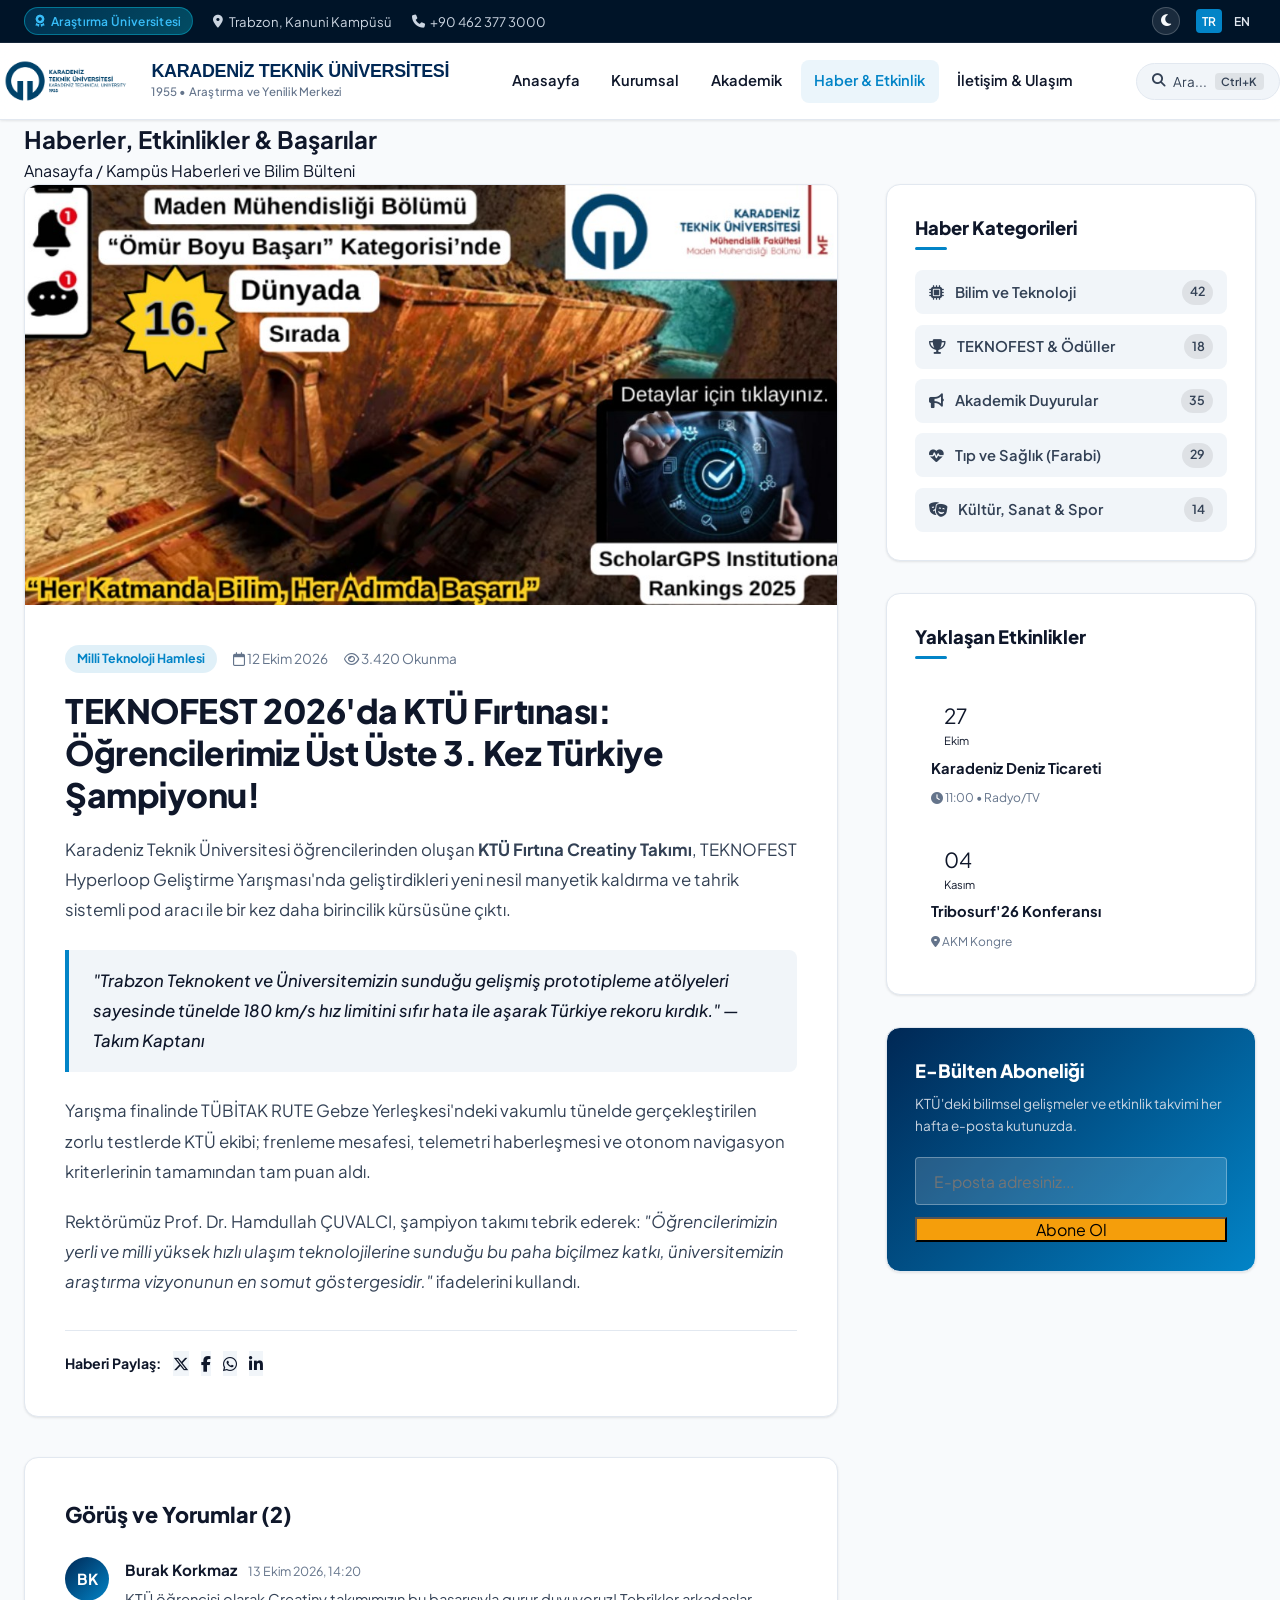
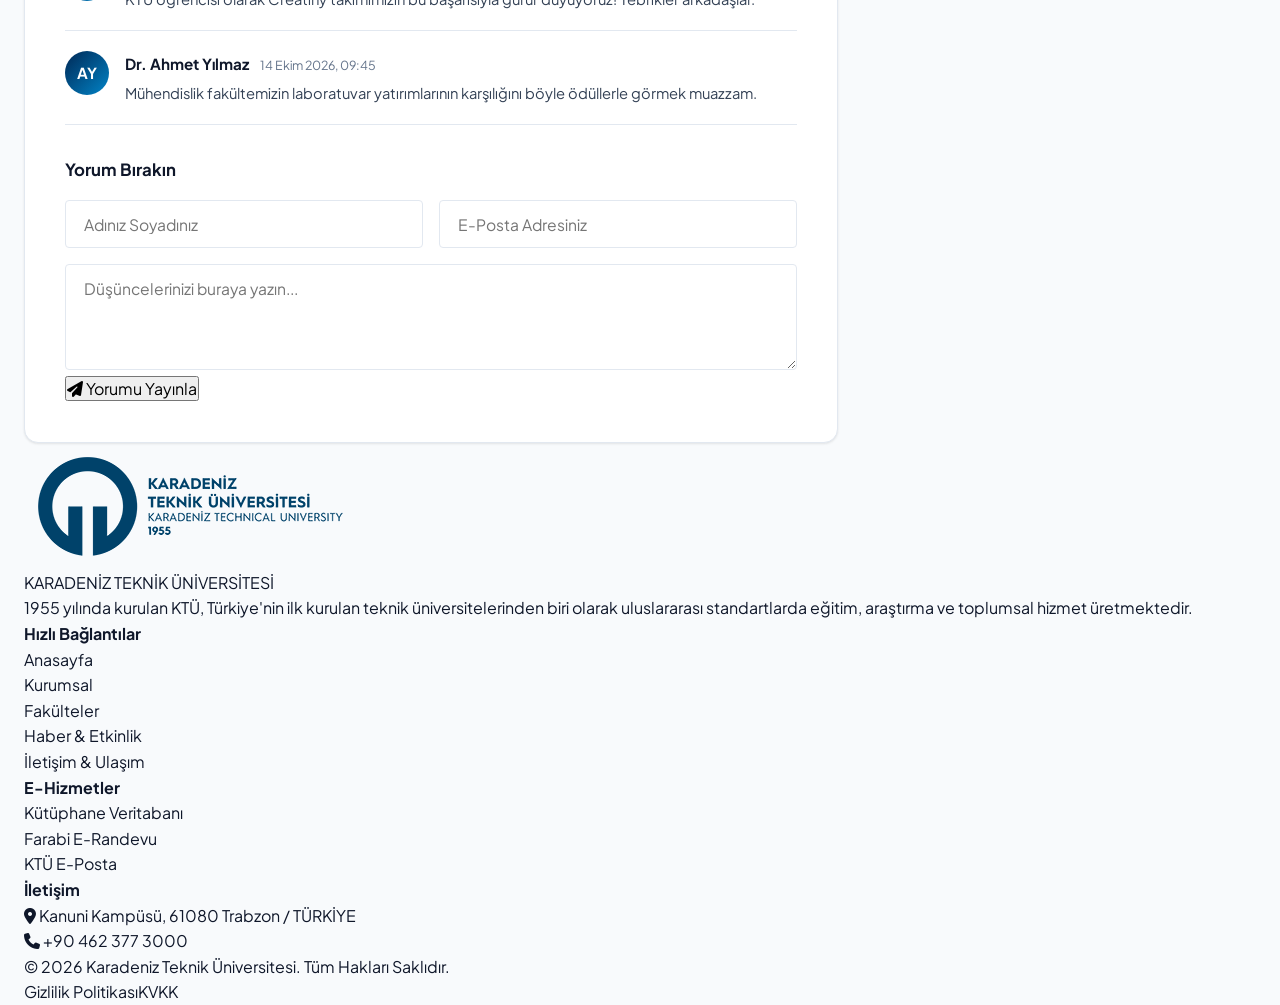
<file: blog.html>
<!DOCTYPE html>
<html lang="tr">
<head>
  <meta charset="UTF-8">
  <meta name="viewport" content="width=device-width, initial-scale=1.0">
  <title>Haberler ve Etkinlikler | Karadeniz Teknik Üniversitesi</title>
  <meta name="description" content="Karadeniz Teknik Üniversitesi'nden en güncel haberler, TEKNOFEST başarıları, TÜBİTAK projeleri ve akademik etkinlik takvimi.">
  
  <!-- Google Fonts: Plus Jakarta Sans -->
  <link rel="preconnect" href="https://fonts.googleapis.com">
  <link rel="preconnect" href="https://fonts.gstatic.com" crossorigin>
  <link href="https://fonts.googleapis.com/css2?family=Plus+Jakarta+Sans:wght@300;400;500;600;700;800&display=swap" rel="stylesheet">
  
  <!-- Font Awesome 6.5.1 -->
  <link rel="stylesheet" href="https://cdnjs.cloudflare.com/ajax/libs/font-awesome/6.5.1/css/all.min.css">
  
  <!-- CSS Dosyası -->
  <link rel="stylesheet" href="style.css">

  <style>
    /* Blog ve Haber Sayfasına Özel İki Sütunlu Düzen */
    .blog-layout {
      display: grid;
      grid-template-columns: 2.2fr 1fr;
      gap: 3rem;
    }

    .main-article {
      background: var(--bg-secondary);
      border: 1px solid var(--border-color);
      border-radius: var(--radius-lg);
      overflow: hidden;
      box-shadow: var(--shadow-sm);
      margin-bottom: 2.5rem;
    }

    .main-article-img {
      width: 100%;
      height: 420px;
      object-fit: cover;
    }

    .main-article-body {
      padding: 2.5rem;
    }

    .article-badge-row {
      display: flex;
      align-items: center;
      gap: 1rem;
      margin-bottom: 1rem;
    }

    .article-badge {
      background: rgba(2, 132, 199, 0.12);
      color: var(--ktu-blue-accent);
      font-weight: 700;
      font-size: 0.78rem;
      padding: 0.25rem 0.75rem;
      border-radius: var(--radius-full);
    }

    .article-date {
      font-size: 0.85rem;
      color: var(--text-muted);
    }

    .article-headline {
      font-size: 2.1rem;
      font-weight: 800;
      line-height: 1.25;
      color: var(--text-primary);
      margin-bottom: 1.25rem;
      letter-spacing: -0.5px;
    }

    .article-content {
      font-size: 1.05rem;
      line-height: 1.8;
      color: var(--text-secondary);
      margin-bottom: 2rem;
    }

    .article-content p {
      margin-bottom: 1.25rem;
    }

    .article-quote {
      border-left: 4px solid var(--ktu-blue-accent);
      padding: 1rem 1.5rem;
      background: var(--bg-tertiary);
      border-radius: 0 var(--radius-md) var(--radius-md) 0;
      margin: 1.5rem 0;
      font-style: italic;
      color: var(--text-primary);
      font-weight: 500;
    }

    /* Yorum Alanı */
    .comment-section-box {
      background: var(--bg-secondary);
      border: 1px solid var(--border-color);
      border-radius: var(--radius-lg);
      padding: 2.5rem;
      box-shadow: var(--shadow-sm);
    }

    .comment-list {
      display: flex;
      flex-direction: column;
      gap: 1.25rem;
      margin-bottom: 2rem;
    }

    .comment-item {
      display: flex;
      gap: 1rem;
      padding-bottom: 1.25rem;
      border-bottom: 1px solid var(--border-color);
    }

    .comment-avatar {
      width: 44px;
      height: 44px;
      border-radius: var(--radius-full);
      background: linear-gradient(135deg, var(--ktu-navy), var(--ktu-blue-accent));
      color: #fff;
      display: flex;
      align-items: center;
      justify-content: center;
      font-weight: 700;
      font-size: 0.95rem;
      flex-shrink: 0;
    }

    .comment-user {
      font-weight: 700;
      font-size: 0.95rem;
      color: var(--text-primary);
    }

    .comment-time {
      font-size: 0.78rem;
      color: var(--text-muted);
      margin-left: 0.5rem;
    }

    .comment-text {
      font-size: 0.92rem;
      color: var(--text-secondary);
      margin-top: 0.35rem;
      line-height: 1.5;
    }

    /* Sağ Kenar Çubuğu (Sidebar) */
    .sidebar-widget {
      background: var(--bg-secondary);
      border: 1px solid var(--border-color);
      border-radius: var(--radius-lg);
      padding: 1.75rem;
      margin-bottom: 2rem;
      box-shadow: var(--shadow-sm);
    }

    .widget-title {
      font-size: 1.15rem;
      font-weight: 800;
      color: var(--text-primary);
      margin-bottom: 1.25rem;
      position: relative;
      padding-bottom: 0.5rem;
    }

    .widget-title::after {
      content: '';
      position: absolute;
      bottom: 0;
      left: 0;
      width: 32px;
      height: 3px;
      background: var(--ktu-blue-accent);
      border-radius: var(--radius-full);
    }

    .category-list {
      display: flex;
      flex-direction: column;
      gap: 0.65rem;
    }

    .category-item {
      display: flex;
      justify-content: space-between;
      align-items: center;
      padding: 0.6rem 0.85rem;
      border-radius: var(--radius-md);
      color: var(--text-secondary);
      font-size: 0.92rem;
      font-weight: 600;
      transition: var(--transition);
      background: var(--bg-tertiary);
    }

    .category-item:hover {
      background: var(--ktu-blue-accent);
      color: #fff;
      transform: translateX(4px);
    }

    .category-count {
      font-size: 0.78rem;
      background: rgba(0, 0, 0, 0.08);
      padding: 0.15rem 0.5rem;
      border-radius: var(--radius-full);
    }

    .category-item:hover .category-count {
      background: rgba(255, 255, 255, 0.25);
      color: #fff;
    }

    @media (max-width: 1024px) {
      .blog-layout {
        grid-template-columns: 1fr;
      }
      .main-article-img {
        height: 280px;
      }
    }
  </style>
</head>
<body>

  <!-- 1. Üst Bilgi Çubuğu -->
  <div class="top-bar">
    <div class="container top-bar-inner">
      <div class="top-bar-left">
        <span class="research-badge"><i class="fa-solid fa-award"></i> Araştırma Üniversitesi</span>
        <div class="top-bar-links">
          <a href="contact.html"><i class="fa-solid fa-location-dot"></i> Trabzon, Kanuni Kampüsü</a>
          <a href="tel:04623773000"><i class="fa-solid fa-phone"></i> +90 462 377 3000</a>
        </div>
      </div>
      <div class="top-bar-right">
        <button id="themeToggleBtn" class="theme-toggle-btn" title="Karanlık Moda Geç"><i class="fa-solid fa-moon"></i></button>
        <div class="lang-switch"><a href="#" class="active">TR</a><a href="#">EN</a></div>
      </div>
    </div>
  </div>

  <!-- 2. Header -->
  <header class="main-header">
    <div class="container navbar">
      <a href="index.html" class="brand-logo">
        <img src="images/logo.png" alt="KTÜ Logosu">
        <div class="brand-text">
          <span class="brand-title">KARADENİZ TEKNİK ÜNİVERSİTESİ</span>
          <span class="brand-subtitle">1955 • Araştırma ve Yenilik Merkezi</span>
        </div>
      </a>

      <nav class="nav-menu" id="navMenu">
        <div class="nav-item"><a href="index.html" class="nav-link">Anasayfa</a></div>
        <div class="nav-item"><a href="about.html" class="nav-link">Kurumsal</a></div>
        <div class="nav-item"><a href="course.html" class="nav-link">Akademik</a></div>
        <div class="nav-item"><a href="blog.html" class="nav-link active">Haber & Etkinlik</a></div>
        <div class="nav-item"><a href="contact.html" class="nav-link">İletişim & Ulaşım</a></div>
      </nav>

      <div class="nav-actions">
        <button class="search-trigger-btn open-search-modal" title="Site İçi Arama">
          <i class="fa-solid fa-magnifying-glass"></i>
          <span>Ara...</span>
          <span class="search-kbd">Ctrl+K</span>
        </button>
        <button class="mobile-toggle-btn" id="mobileToggleBtn" aria-label="Menüyü Aç/Kapat">
          <i class="fa-solid fa-bars"></i>
        </button>
      </div>
    </div>
  </header>

  <!-- 3. Subpage Hero -->
  <section class="subpage-hero">
    <div class="container">
      <h1 class="subpage-title">Haberler, Etkinlikler & Başarılar</h1>
      <div class="breadcrumb">
        <a href="index.html">Anasayfa</a>
        <span class="breadcrumb-separator">/</span>
        <span>Kampüs Haberleri ve Bilim Bülteni</span>
      </div>
    </div>
  </section>

  <!-- 4. Blog İçerik Düzeni (İki Sütunlu) -->
  <main class="page-content-section">
    <div class="container">
      <div class="blog-layout">
        <!-- Sol Ana Yazı ve Yorum Alanı -->
        <div>
          <!-- Öne Çıkan Ana Haber -->
          <article class="main-article">
            <img src="images/maden_muhendisligi.jpg" alt="TEKNOFEST Şampiyonu Creatiny Takımı" class="main-article-img">
            <div class="main-article-body">
              <div class="article-badge-row">
                <span class="article-badge">Milli Teknoloji Hamlesi</span>
                <span class="article-date"><i class="fa-regular fa-calendar"></i> 12 Ekim 2026</span>
                <span class="article-date"><i class="fa-regular fa-eye"></i> 3.420 Okunma</span>
              </div>
              <h2 class="article-headline">TEKNOFEST 2026'da KTÜ Fırtınası: Öğrencilerimiz Üst Üste 3. Kez Türkiye Şampiyonu!</h2>
              <div class="article-content">
                <p>
                  Karadeniz Teknik Üniversitesi öğrencilerinden oluşan <strong>KTÜ Fırtına Creatiny Takımı</strong>, TEKNOFEST Hyperloop Geliştirme Yarışması'nda geliştirdikleri yeni nesil manyetik kaldırma ve tahrik sistemli pod aracı ile bir kez daha birincilik kürsüsüne çıktı.
                </p>
                <div class="article-quote">
                  "Trabzon Teknokent ve Üniversitemizin sunduğu gelişmiş prototipleme atölyeleri sayesinde tünelde 180 km/s hız limitini sıfır hata ile aşarak Türkiye rekoru kırdık." — Takım Kaptanı
                </div>
                <p>
                  Yarışma finalinde TÜBİTAK RUTE Gebze Yerleşkesi'ndeki vakumlu tünelde gerçekleştirilen zorlu testlerde KTÜ ekibi; frenleme mesafesi, telemetri haberleşmesi ve otonom navigasyon kriterlerinin tamamından tam puan aldı.
                </p>
                <p>
                  Rektörümüz Prof. Dr. Hamdullah ÇUVALCI, şampiyon takımı tebrik ederek: <em>"Öğrencilerimizin yerli ve milli yüksek hızlı ulaşım teknolojilerine sunduğu bu paha biçilmez katkı, üniversitemizin araştırma vizyonunun en somut göstergesidir."</em> ifadelerini kullandı.
                </p>
              </div>

              <!-- Paylaş Butonları -->
              <div style="display: flex; align-items: center; gap: 0.75rem; border-top: 1px solid var(--border-color); padding-top: 1.25rem;">
                <span style="font-size: 0.88rem; font-weight: 700; color: var(--text-primary);">Haberi Paylaş:</span>
                <a href="#" class="social-btn" style="background: var(--bg-tertiary); color: var(--text-primary);"><i class="fa-brands fa-x-twitter"></i></a>
                <a href="#" class="social-btn" style="background: var(--bg-tertiary); color: var(--text-primary);"><i class="fa-brands fa-facebook-f"></i></a>
                <a href="#" class="social-btn" style="background: var(--bg-tertiary); color: var(--text-primary);"><i class="fa-brands fa-whatsapp"></i></a>
                <a href="#" class="social-btn" style="background: var(--bg-tertiary); color: var(--text-primary);"><i class="fa-brands fa-linkedin-in"></i></a>
              </div>
            </div>
          </article>

          <!-- Yorum Bölümü -->
          <div class="comment-section-box">
            <h3 style="font-size: 1.35rem; font-weight: 800; margin-bottom: 1.5rem; color: var(--text-primary);">
              Görüş ve Yorumlar (<span id="commentCount">2</span>)
            </h3>

            <!-- Mevcut Yorumlar -->
            <div class="comment-list" id="commentList">
              <div class="comment-item">
                <div class="comment-avatar">BK</div>
                <div>
                  <div>
                    <span class="comment-user">Burak Korkmaz</span>
                    <span class="comment-time">13 Ekim 2026, 14:20</span>
                  </div>
                  <p class="comment-text">KTÜ öğrencisi olarak Creatiny takımımızın bu başarısıyla gurur duyuyoruz! Tebrikler arkadaşlar.</p>
                </div>
              </div>

              <div class="comment-item">
                <div class="comment-avatar">AY</div>
                <div>
                  <div>
                    <span class="comment-user">Dr. Ahmet Yılmaz</span>
                    <span class="comment-time">14 Ekim 2026, 09:45</span>
                  </div>
                  <p class="comment-text">Mühendislik fakültemizin laboratuvar yatırımlarının karşılığını böyle ödüllerle görmek muazzam.</p>
                </div>
              </div>
            </div>

            <!-- Yeni Yorum Formu -->
            <form id="commentForm">
              <h4 style="font-size: 1.05rem; font-weight: 700; margin-bottom: 1rem; color: var(--text-primary);">Yorum Bırakın</h4>
              <div style="display: grid; grid-template-columns: 1fr 1fr; gap: 1rem; margin-bottom: 1rem;">
                <input type="text" id="commentName" class="form-control" placeholder="Adınız Soyadınız" required>
                <input type="email" id="commentEmail" class="form-control" placeholder="E-Posta Adresiniz" required>
              </div>
              <div class="form-group">
                <textarea id="commentMsg" rows="4" class="form-control" placeholder="Düşüncelerinizi buraya yazın..." required></textarea>
              </div>
              <button type="submit" class="btn-primary">
                <i class="fa-solid fa-paper-plane"></i> Yorumu Yayınla
              </button>
            </form>
          </div>
        </div>

        <!-- Sağ Kenar Çubuğu (Sidebar) -->
        <aside>
          <!-- Kategoriler -->
          <div class="sidebar-widget">
            <h3 class="widget-title">Haber Kategorileri</h3>
            <div class="category-list">
              <a href="#" class="category-item"><span><i class="fa-solid fa-microchip" style="margin-right: 0.5rem;"></i> Bilim ve Teknoloji</span> <span class="category-count">42</span></a>
              <a href="#" class="category-item"><span><i class="fa-solid fa-trophy" style="margin-right: 0.5rem;"></i> TEKNOFEST & Ödüller</span> <span class="category-count">18</span></a>
              <a href="#" class="category-item"><span><i class="fa-solid fa-bullhorn" style="margin-right: 0.5rem;"></i> Akademik Duyurular</span> <span class="category-count">35</span></a>
              <a href="#" class="category-item"><span><i class="fa-solid fa-heart-pulse" style="margin-right: 0.5rem;"></i> Tıp ve Sağlık (Farabi)</span> <span class="category-count">29</span></a>
              <a href="#" class="category-item"><span><i class="fa-solid fa-masks-theater" style="margin-right: 0.5rem;"></i> Kültür, Sanat & Spor</span> <span class="category-count">14</span></a>
            </div>
          </div>

          <!-- Yaklaşan Etkinlikler -->
          <div class="sidebar-widget">
            <h3 class="widget-title">Yaklaşan Etkinlikler</h3>
            <div class="events-list" style="gap: 0.85rem;">
              <div class="event-item" style="padding: 0.85rem 1rem;">
                <div class="event-date-box" style="padding: 0.4rem 0.8rem; min-width: 60px;">
                  <div class="event-day" style="font-size: 1.3rem;">27</div>
                  <div class="event-month" style="font-size: 0.7rem;">Ekim</div>
                </div>
                <div class="event-details">
                  <h4 style="font-size: 0.92rem; font-weight: 700; margin-bottom: 0.2rem;">Karadeniz Deniz Ticareti</h4>
                  <span style="font-size: 0.75rem; color: var(--text-muted);"><i class="fa-solid fa-clock"></i> 11:00 • Radyo/TV</span>
                </div>
              </div>

              <div class="event-item" style="padding: 0.85rem 1rem;">
                <div class="event-date-box" style="padding: 0.4rem 0.8rem; min-width: 60px;">
                  <div class="event-day" style="font-size: 1.3rem;">04</div>
                  <div class="event-month" style="font-size: 0.7rem;">Kasım</div>
                </div>
                <div class="event-details">
                  <h4 style="font-size: 0.92rem; font-weight: 700; margin-bottom: 0.2rem;">Tribosurf'26 Konferansı</h4>
                  <span style="font-size: 0.75rem; color: var(--text-muted);"><i class="fa-solid fa-location-dot"></i> AKM Kongre</span>
                </div>
              </div>
            </div>
          </div>

          <!-- Duyuru Bülteni / Abonelik -->
          <div class="sidebar-widget" style="background: linear-gradient(135deg, var(--ktu-navy), var(--ktu-blue-accent)); color: #fff;">
            <h3 style="font-size: 1.15rem; font-weight: 800; margin-bottom: 0.5rem; color: #fff;">E-Bülten Aboneliği</h3>
            <p style="font-size: 0.85rem; color: #cbd5e1; margin-bottom: 1.25rem;">KTÜ'deki bilimsel gelişmeler ve etkinlik takvimi her hafta e-posta kutunuzda.</p>
            <form onsubmit="event.preventDefault(); alert('E-Bülten aboneliğiniz başarıyla kaydedildi!');">
              <input type="email" placeholder="E-posta adresiniz..." class="form-control" style="margin-bottom: 0.75rem; background: rgba(255,255,255,0.15); color: #fff; border-color: rgba(255,255,255,0.3);" required>
              <button type="submit" class="btn-primary" style="width: 100%; justify-content: center; background: #f59e0b; color: #000; box-shadow: none;">
                Abone Ol
              </button>
            </form>
          </div>
        </aside>
      </div>
    </div>
  </main>

  <!-- Footer -->
  <footer class="main-footer">
    <div class="container footer-top">
      <div class="footer-brand">
        <div class="footer-logo">
          <img src="images/logo.png" alt="KTÜ Beyaz Logo">
          <span>KARADENİZ TEKNİK ÜNİVERSİTESİ</span>
        </div>
        <p class="footer-brand-desc">
          1955 yılında kurulan KTÜ, Türkiye'nin ilk kurulan teknik üniversitelerinden biri olarak uluslararası standartlarda eğitim, araştırma ve toplumsal hizmet üretmektedir.
        </p>
      </div>
      <div>
        <h4 class="footer-col-title">Hızlı Bağlantılar</h4>
        <ul class="footer-nav-list">
          <li><a href="index.html">Anasayfa</a></li>
          <li><a href="about.html">Kurumsal</a></li>
          <li><a href="course.html">Fakülteler</a></li>
          <li><a href="blog.html">Haber & Etkinlik</a></li>
          <li><a href="contact.html">İletişim & Ulaşım</a></li>
        </ul>
      </div>
      <div>
        <h4 class="footer-col-title">E-Hizmetler</h4>
        <ul class="footer-nav-list">
          <li><a href="about.html#campus-facilities">Kütüphane Veritabanı</a></li>
          <li><a href="contact.html">Farabi E-Randevu</a></li>
          <li><a href="#">KTÜ E-Posta</a></li>
        </ul>
      </div>
      <div>
        <h4 class="footer-col-title">İletişim</h4>
        <div class="footer-contact-info">
          <div class="contact-line">
            <i class="fa-solid fa-location-dot"></i>
            <span>Kanuni Kampüsü, 61080 Trabzon / TÜRKİYE</span>
          </div>
          <div class="contact-line">
            <i class="fa-solid fa-phone"></i>
            <span>+90 462 377 3000</span>
          </div>
        </div>
      </div>
    </div>
    <div class="container footer-bottom">
      <div>© 2026 Karadeniz Teknik Üniversitesi. Tüm Hakları Saklıdır.</div>
      <div class="footer-bottom-links"><a href="#">Gizlilik Politikası</a><a href="#">KVKK</a></div>
    </div>
  </footer>

  <!-- Search Modal -->

  <div class="modal-backdrop" id="searchModal">
    <div class="modal-dialog">
      <div class="modal-header">
        <h3 class="modal-title"><i class="fa-solid fa-magnifying-glass" style="color: var(--ktu-blue-accent);"></i> KTÜ Hızlı Arama</h3>
        <button class="modal-close-btn" id="closeSearchModal"><i class="fa-solid fa-xmark"></i></button>
      </div>
      <div class="modal-body">
        <input type="text" id="siteSearchInput" class="form-control" placeholder="Arama yapın...">
        <div class="search-results-list" id="searchResults"></div>
      </div>
    </div>
  </div>

  <script src="main.js"></script>
  <script>
    // Yorum Formu Etkileşimi
    const commentForm = document.getElementById('commentForm');
    const commentList = document.getElementById('commentList');
    const commentCount = document.getElementById('commentCount');
    let currentCount = 2;

    if (commentForm && commentList) {
      commentForm.addEventListener('submit', (e) => {
        e.preventDefault();
        const name = document.getElementById('commentName').value.trim();
        const msg = document.getElementById('commentMsg').value.trim();

        if (!name || !msg) return;

        // Baş harfleri al
        const initials = name.split(' ').map(n => n[0]).join('').substring(0, 2).toUpperCase();

        const newCommentHtml = `
          <div class="comment-item" style="animation: fadeIn 0.5s ease;">
            <div class="comment-avatar" style="background: var(--ktu-gold);">${initials}</div>
            <div>
              <div>
                <span class="comment-user">${name}</span>
                <span class="comment-time">Az önce</span>
              </div>
              <p class="comment-text">${msg}</p>
            </div>
          </div>
        `;

        commentList.insertAdjacentHTML('beforeend', newCommentHtml);
        currentCount++;
        commentCount.innerText = currentCount;
        commentForm.reset();
        alert('Yorumunuz başarıyla iletildi!');
      });
    }
  </script>
</body>
</html>
</file>
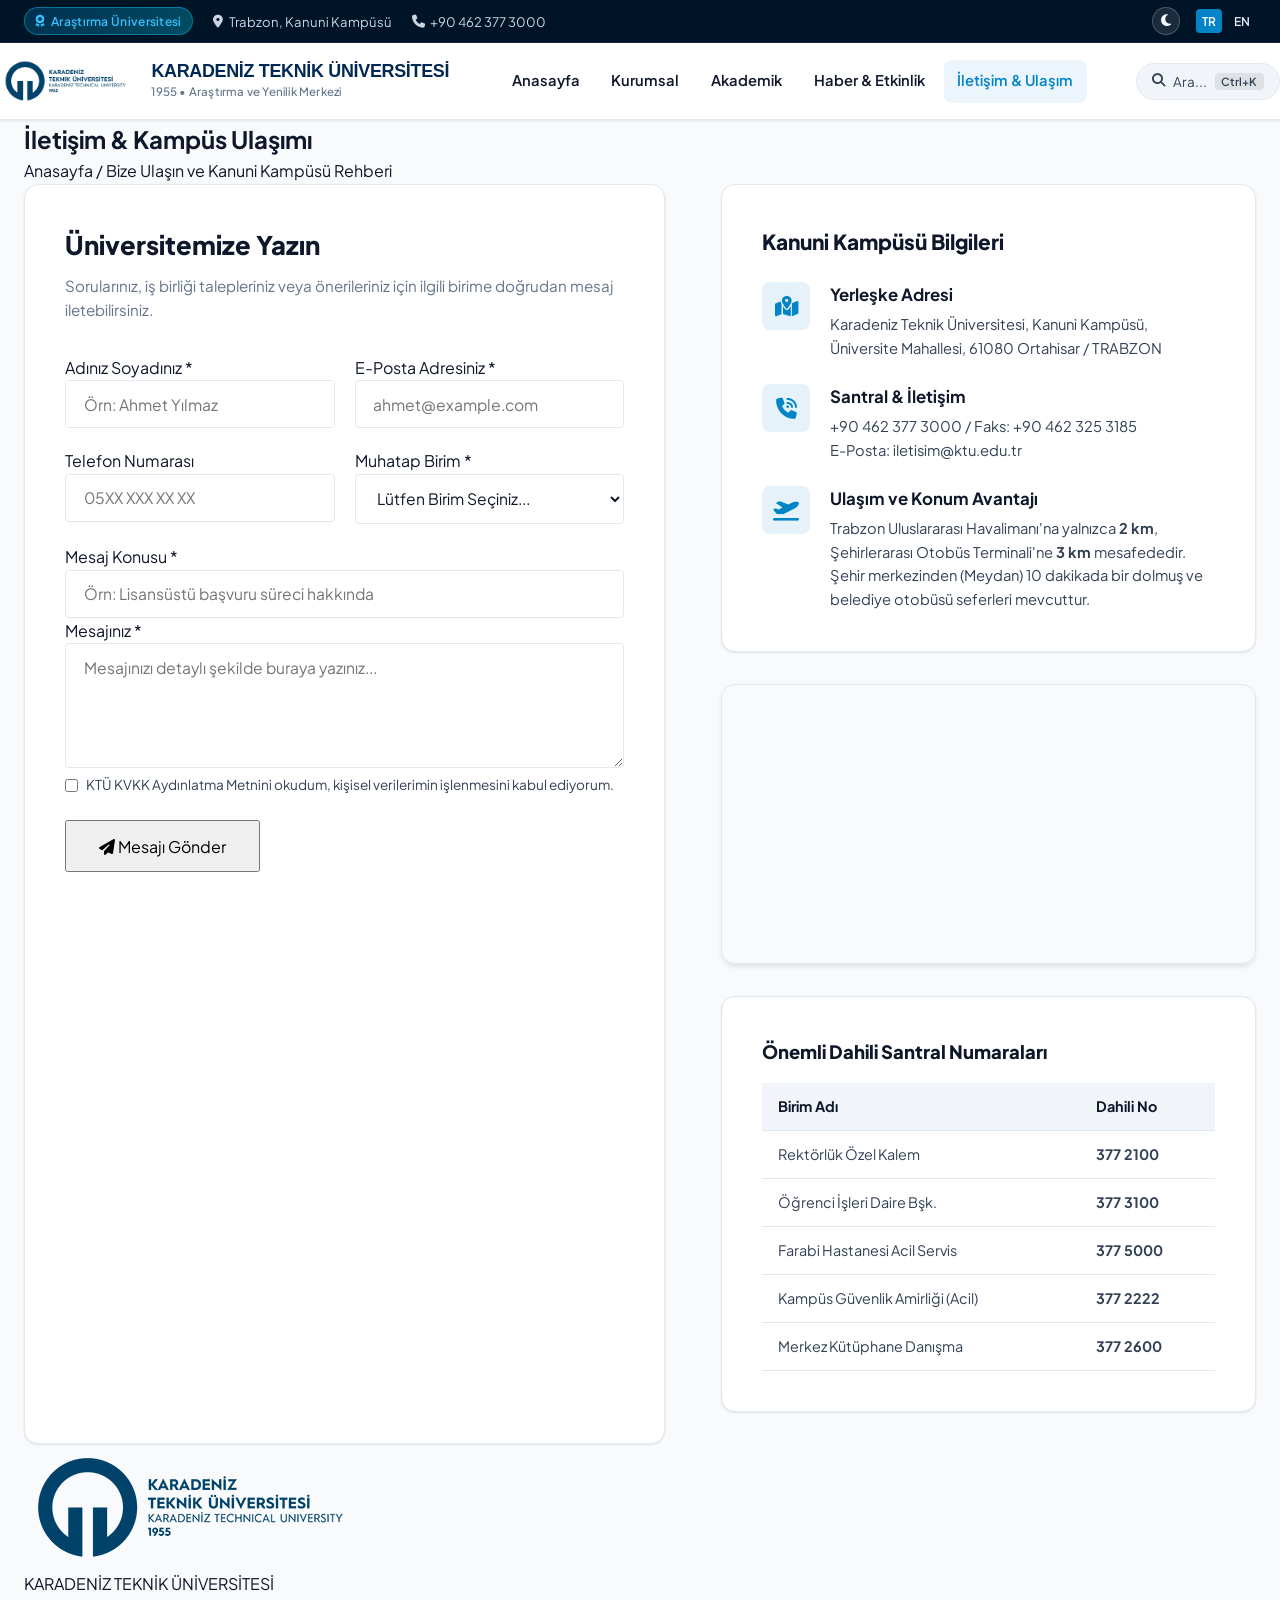
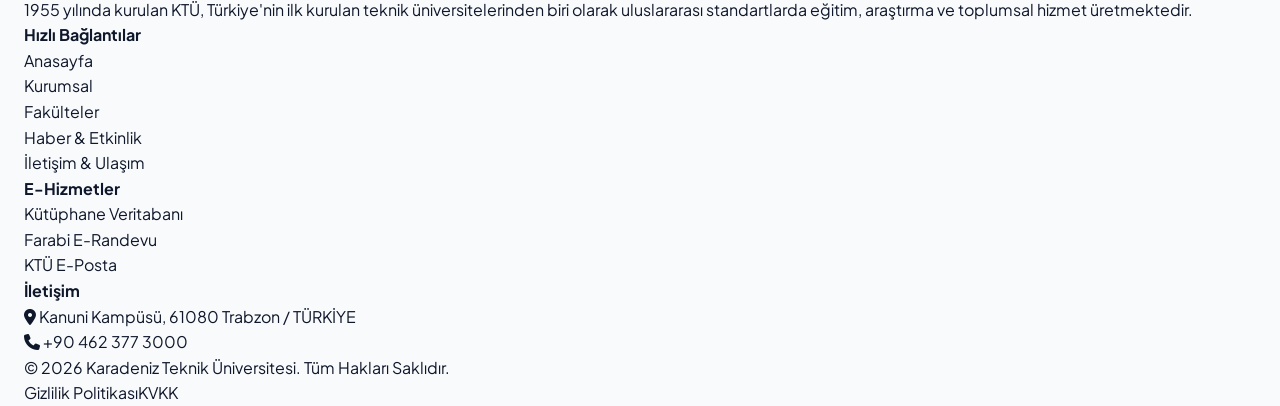
<file: contact.html>
<!DOCTYPE html>
<html lang="tr">
<head>
  <meta charset="UTF-8">
  <meta name="viewport" content="width=device-width, initial-scale=1.0">
  <title>İletişim ve Ulaşım | Karadeniz Teknik Üniversitesi</title>
  <meta name="description" content="Karadeniz Teknik Üniversitesi Kanuni Kampüsü iletişim bilgileri, telefon rehberi, birimler ve ulaşım haritası.">
  
  <!-- Google Fonts: Plus Jakarta Sans -->
  <link rel="preconnect" href="https://fonts.googleapis.com">
  <link rel="preconnect" href="https://fonts.gstatic.com" crossorigin>
  <link href="https://fonts.googleapis.com/css2?family=Plus+Jakarta+Sans:wght@300;400;500;600;700;800&display=swap" rel="stylesheet">
  
  <!-- Font Awesome 6.5.1 -->
  <link rel="stylesheet" href="https://cdnjs.cloudflare.com/ajax/libs/font-awesome/6.5.1/css/all.min.css">
  
  <!-- CSS Dosyası -->
  <link rel="stylesheet" href="style.css">

  <style>
    /* İletişim Sayfası Özel Stilleri */
    .contact-layout {
      display: grid;
      grid-template-columns: 1.2fr 1fr;
      gap: 3.5rem;
    }

    .contact-form-card {
      background: var(--bg-secondary);
      border: 1px solid var(--border-color);
      border-radius: var(--radius-lg);
      padding: 2.5rem;
      box-shadow: var(--shadow-sm);
    }

    .contact-form-title {
      font-size: 1.6rem;
      font-weight: 800;
      color: var(--text-primary);
      margin-bottom: 0.5rem;
    }

    .contact-info-card {
      background: var(--bg-secondary);
      border: 1px solid var(--border-color);
      border-radius: var(--radius-lg);
      padding: 2.5rem;
      box-shadow: var(--shadow-sm);
      margin-bottom: 2rem;
    }

    .info-block {
      display: flex;
      align-items: flex-start;
      gap: 1.25rem;
      margin-bottom: 1.5rem;
    }

    .info-block:last-child {
      margin-bottom: 0;
    }

    .info-icon {
      width: 48px;
      height: 48px;
      border-radius: var(--radius-md);
      background: rgba(2, 132, 199, 0.1);
      color: var(--ktu-blue-accent);
      display: flex;
      align-items: center;
      justify-content: center;
      font-size: 1.3rem;
      flex-shrink: 0;
    }

    .info-title {
      font-weight: 700;
      font-size: 1.05rem;
      color: var(--text-primary);
      margin-bottom: 0.25rem;
    }

    .info-text {
      font-size: 0.92rem;
      color: var(--text-secondary);
      line-height: 1.6;
    }

    .map-frame-wrapper {
      border-radius: var(--radius-lg);
      overflow: hidden;
      border: 1px solid var(--border-color);
      box-shadow: var(--shadow-md);
      height: 280px;
    }

    .map-frame-wrapper iframe {
      width: 100%;
      height: 100%;
      border: 0;
    }

    /* Dahili Rehber Tablosu */
    .phone-directory-table {
      width: 100%;
      border-collapse: collapse;
      margin-top: 1rem;
      font-size: 0.9rem;
    }

    .phone-directory-table th,
    .phone-directory-table td {
      padding: 0.75rem 1rem;
      text-align: left;
      border-bottom: 1px solid var(--border-color);
    }

    .phone-directory-table th {
      background: var(--bg-tertiary);
      font-weight: 700;
      color: var(--text-primary);
    }

    .phone-directory-table td {
      color: var(--text-secondary);
    }

    @media (max-width: 1024px) {
      .contact-layout {
        grid-template-columns: 1fr;
      }
    }
  </style>
</head>
<body>

  <!-- 1. Üst Bilgi Çubuğu -->
  <div class="top-bar">
    <div class="container top-bar-inner">
      <div class="top-bar-left">
        <span class="research-badge"><i class="fa-solid fa-award"></i> Araştırma Üniversitesi</span>
        <div class="top-bar-links">
          <a href="contact.html"><i class="fa-solid fa-location-dot"></i> Trabzon, Kanuni Kampüsü</a>
          <a href="tel:04623773000"><i class="fa-solid fa-phone"></i> +90 462 377 3000</a>
        </div>
      </div>
      <div class="top-bar-right">
        <button id="themeToggleBtn" class="theme-toggle-btn" title="Karanlık Moda Geç"><i class="fa-solid fa-moon"></i></button>
        <div class="lang-switch"><a href="#" class="active">TR</a><a href="#">EN</a></div>
      </div>
    </div>
  </div>

  <!-- 2. Header -->
  <header class="main-header">
    <div class="container navbar">
      <a href="index.html" class="brand-logo">
        <img src="images/logo.png" alt="KTÜ Logosu">
        <div class="brand-text">
          <span class="brand-title">KARADENİZ TEKNİK ÜNİVERSİTESİ</span>
          <span class="brand-subtitle">1955 • Araştırma ve Yenilik Merkezi</span>
        </div>
      </a>

      <nav class="nav-menu" id="navMenu">
        <div class="nav-item"><a href="index.html" class="nav-link">Anasayfa</a></div>
        <div class="nav-item"><a href="about.html" class="nav-link">Kurumsal</a></div>
        <div class="nav-item"><a href="course.html" class="nav-link">Akademik</a></div>
        <div class="nav-item"><a href="blog.html" class="nav-link">Haber & Etkinlik</a></div>
        <div class="nav-item"><a href="contact.html" class="nav-link active">İletişim & Ulaşım</a></div>
      </nav>

      <div class="nav-actions">
        <button class="search-trigger-btn open-search-modal" title="Site İçi Arama">
          <i class="fa-solid fa-magnifying-glass"></i>
          <span>Ara...</span>
          <span class="search-kbd">Ctrl+K</span>
        </button>
        <button class="mobile-toggle-btn" id="mobileToggleBtn" aria-label="Menüyü Aç/Kapat">
          <i class="fa-solid fa-bars"></i>
        </button>
      </div>
    </div>
  </header>

  <!-- 3. Subpage Hero -->
  <section class="subpage-hero">
    <div class="container">
      <h1 class="subpage-title">İletişim & Kampüs Ulaşımı</h1>
      <div class="breadcrumb">
        <a href="index.html">Anasayfa</a>
        <span class="breadcrumb-separator">/</span>
        <span>Bize Ulaşın ve Kanuni Kampüsü Rehberi</span>
      </div>
    </div>
  </section>

  <!-- 4. İletişim Formu ve Bilgileri -->
  <main class="page-content-section">
    <div class="container">
      <div class="contact-layout">
        <!-- Sol: İnteraktif İletişim Formu -->
        <div class="contact-form-card">
          <h2 class="contact-form-title">Üniversitemize Yazın</h2>
          <p style="font-size: 0.95rem; color: var(--text-muted); margin-bottom: 2rem;">
            Sorularınız, iş birliği talepleriniz veya önerileriniz için ilgili birime doğrudan mesaj iletebilirsiniz.
          </p>

          <form id="contactForm">
            <div style="display: grid; grid-template-columns: 1fr 1fr; gap: 1.25rem; margin-bottom: 1.25rem;">
              <div>
                <label class="form-label" for="contactName">Adınız Soyadınız *</label>
                <input type="text" id="contactName" class="form-control" placeholder="Örn: Ahmet Yılmaz" required>
              </div>
              <div>
                <label class="form-label" for="contactEmail">E-Posta Adresiniz *</label>
                <input type="email" id="contactEmail" class="form-control" placeholder="ahmet@example.com" required>
              </div>
            </div>

            <div style="display: grid; grid-template-columns: 1fr 1fr; gap: 1.25rem; margin-bottom: 1.25rem;">
              <div>
                <label class="form-label" for="contactPhone">Telefon Numarası</label>
                <input type="tel" id="contactPhone" class="form-control" placeholder="05XX XXX XX XX">
              </div>
              <div>
                <label class="form-label" for="contactDept">Muhatap Birim *</label>
                <select id="contactDept" class="form-control" required>
                  <option value="">Lütfen Birim Seçiniz...</option>
                  <option value="genel">Genel Sekreterlik / Rektörlük</option>
                  <option value="ogrenci">Öğrenci İşleri Daire Başkanlığı</option>
                  <option value="kutuphane">Kütüphane ve Dokümantasyon Daire Bşk.</option>
                  <option value="hastane">Farabi Hastanesi Başhekimliği</option>
                  <option value="dis">Dış İlişkiler (Erasmus / Uluslararası)</option>
                  <option value="teknokent">Trabzon Teknokent ve TTO</option>
                </select>
              </div>
            </div>

            <div class="form-group">
              <label class="form-label" for="contactSubject">Mesaj Konusu *</label>
              <input type="text" id="contactSubject" class="form-control" placeholder="Örn: Lisansüstü başvuru süreci hakkında" required>
            </div>

            <div class="form-group">
              <label class="form-label" for="contactMessage">Mesajınız *</label>
              <textarea id="contactMessage" rows="5" class="form-control" placeholder="Mesajınızı detaylı şekilde buraya yazınız..." required></textarea>
            </div>

            <div style="margin-bottom: 1.5rem; display: flex; align-items: center; gap: 0.5rem; font-size: 0.85rem; color: var(--text-secondary);">
              <input type="checkbox" id="kvkkCheck" required>
              <label for="kvkkCheck">KTÜ KVKK Aydınlatma Metnini okudum, kişisel verilerimin işlenmesini kabul ediyorum.</label>
            </div>

            <button type="submit" class="btn-primary" style="padding: 0.85rem 2rem;">
              <i class="fa-solid fa-paper-plane"></i> Mesajı Gönder
            </button>
          </form>
        </div>

        <!-- Sağ: Kampüs Bilgileri, Harita ve Dahili Rehber -->
        <div>
          <div class="contact-info-card">
            <h3 style="font-size: 1.3rem; font-weight: 800; margin-bottom: 1.5rem; color: var(--text-primary);">
              Kanuni Kampüsü Bilgileri
            </h3>

            <div class="info-block">
              <div class="info-icon"><i class="fa-solid fa-map-location-dot"></i></div>
              <div>
                <div class="info-title">Yerleşke Adresi</div>
                <div class="info-text">Karadeniz Teknik Üniversitesi, Kanuni Kampüsü, Üniversite Mahallesi, 61080 Ortahisar / TRABZON</div>
              </div>
            </div>

            <div class="info-block">
              <div class="info-icon"><i class="fa-solid fa-phone-volume"></i></div>
              <div>
                <div class="info-title">Santral & İletişim</div>
                <div class="info-text">+90 462 377 3000 / Faks: +90 462 325 3185<br>E-Posta: iletisim@ktu.edu.tr</div>
              </div>
            </div>

            <div class="info-block">
              <div class="info-icon"><i class="fa-solid fa-plane-departure"></i></div>
              <div>
                <div class="info-title">Ulaşım ve Konum Avantajı</div>
                <div class="info-text">
                  Trabzon Uluslararası Havalimanı'na yalnızca <strong>2 km</strong>, Şehirlerarası Otobüs Terminali'ne <strong>3 km</strong> mesafededir. Şehir merkezinden (Meydan) 10 dakikada bir dolmuş ve belediye otobüsü seferleri mevcuttur.
                </div>
              </div>
            </div>
          </div>

          <!-- İnteraktif Harita Çerçevesi (Trabzon Kanuni Kampüsü) -->
          <div class="map-frame-wrapper">
            <iframe 
              src="https://www.google.com/maps/embed?pb=!1m18!1m12!1m3!1d12048.887850259468!2d39.77121655!3d40.99307765!2m3!1f0!2f0!3f0!3m2!1i1024!2i768!4f13.1!3m3!1m2!1s0x40643c3f25c78275%3A0xbcecfcb17c603a11!2sKaradeniz%20Teknik%20%C3%9Cniversitesi!5e0!3m2!1str!2str!4v1700000000000!5m2!1str!2str" 
              allowfullscreen="" 
              loading="lazy" 
              referrerpolicy="no-referrer-when-downgrade">
            </iframe>
          </div>

          <!-- Önemli Dahili Telefon Rehberi -->
          <div class="contact-info-card" style="margin-top: 2rem;">
            <h3 style="font-size: 1.15rem; font-weight: 800; margin-bottom: 0.5rem; color: var(--text-primary);">
              Önemli Dahili Santral Numaraları
            </h3>
            <table class="phone-directory-table">
              <thead>
                <tr>
                  <th>Birim Adı</th>
                  <th>Dahili No</th>
                </tr>
              </thead>
              <tbody>
                <tr>
                  <td>Rektörlük Özel Kalem</td>
                  <td><strong>377 2100</strong></td>
                </tr>
                <tr>
                  <td>Öğrenci İşleri Daire Bşk.</td>
                  <td><strong>377 3100</strong></td>
                </tr>
                <tr>
                  <td>Farabi Hastanesi Acil Servis</td>
                  <td><strong>377 5000</strong></td>
                </tr>
                <tr>
                  <td>Kampüs Güvenlik Amirliği (Acil)</td>
                  <td><strong>377 2222</strong></td>
                </tr>
                <tr>
                  <td>Merkez Kütüphane Danışma</td>
                  <td><strong>377 2600</strong></td>
                </tr>
              </tbody>
            </table>
          </div>
        </div>
      </div>
    </div>
  </main>

  <!-- Footer -->
  <footer class="main-footer">
    <div class="container footer-top">
      <div class="footer-brand">
        <div class="footer-logo">
          <img src="images/logo.png" alt="KTÜ Beyaz Logo">
          <span>KARADENİZ TEKNİK ÜNİVERSİTESİ</span>
        </div>
        <p class="footer-brand-desc">
          1955 yılında kurulan KTÜ, Türkiye'nin ilk kurulan teknik üniversitelerinden biri olarak uluslararası standartlarda eğitim, araştırma ve toplumsal hizmet üretmektedir.
        </p>
      </div>
      <div>
        <h4 class="footer-col-title">Hızlı Bağlantılar</h4>
        <ul class="footer-nav-list">
          <li><a href="index.html">Anasayfa</a></li>
          <li><a href="about.html">Kurumsal</a></li>
          <li><a href="course.html">Fakülteler</a></li>
          <li><a href="blog.html">Haber & Etkinlik</a></li>
          <li><a href="contact.html">İletişim & Ulaşım</a></li>
        </ul>
      </div>
      <div>
        <h4 class="footer-col-title">E-Hizmetler</h4>
        <ul class="footer-nav-list">
          <li><a href="about.html#campus-facilities">Kütüphane Veritabanı</a></li>
          <li><a href="contact.html">Farabi E-Randevu</a></li>
          <li><a href="#">KTÜ E-Posta</a></li>
        </ul>
      </div>
      <div>
        <h4 class="footer-col-title">İletişim</h4>
        <div class="footer-contact-info">
          <div class="contact-line">
            <i class="fa-solid fa-location-dot"></i>
            <span>Kanuni Kampüsü, 61080 Trabzon / TÜRKİYE</span>
          </div>
          <div class="contact-line">
            <i class="fa-solid fa-phone"></i>
            <span>+90 462 377 3000</span>
          </div>
        </div>
      </div>
    </div>
    <div class="container footer-bottom">
      <div>© 2026 Karadeniz Teknik Üniversitesi. Tüm Hakları Saklıdır.</div>
      <div class="footer-bottom-links"><a href="#">Gizlilik Politikası</a><a href="#">KVKK</a></div>
    </div>
  </footer>

  <!-- Search Modal -->

  <div class="modal-backdrop" id="searchModal">
    <div class="modal-dialog">
      <div class="modal-header">
        <h3 class="modal-title"><i class="fa-solid fa-magnifying-glass" style="color: var(--ktu-blue-accent);"></i> KTÜ Hızlı Arama</h3>
        <button class="modal-close-btn" id="closeSearchModal"><i class="fa-solid fa-xmark"></i></button>
      </div>
      <div class="modal-body">
        <input type="text" id="siteSearchInput" class="form-control" placeholder="Arama yapın...">
        <div class="search-results-list" id="searchResults"></div>
      </div>
    </div>
  </div>

  <script src="main.js"></script>
  <script>
    // İletişim Formu Validasyonu ve Gönderimi
    const contactForm = document.getElementById('contactForm');
    if (contactForm) {
      contactForm.addEventListener('submit', (e) => {
        e.preventDefault();
        const name = document.getElementById('contactName').value;
        const dept = document.getElementById('contactDept').options[document.getElementById('contactDept').selectedIndex].text;
        
        alert(`Teşekkür ederiz Sayın ${name}!\nMesajınız "${dept}" birimine başarıyla iletilmiştir.\nTakip numaranız: KTU-${Math.floor(100000 + Math.random() * 900000)}`);
        contactForm.reset();
      });
    }
  </script>
</body>
</html>
</file>
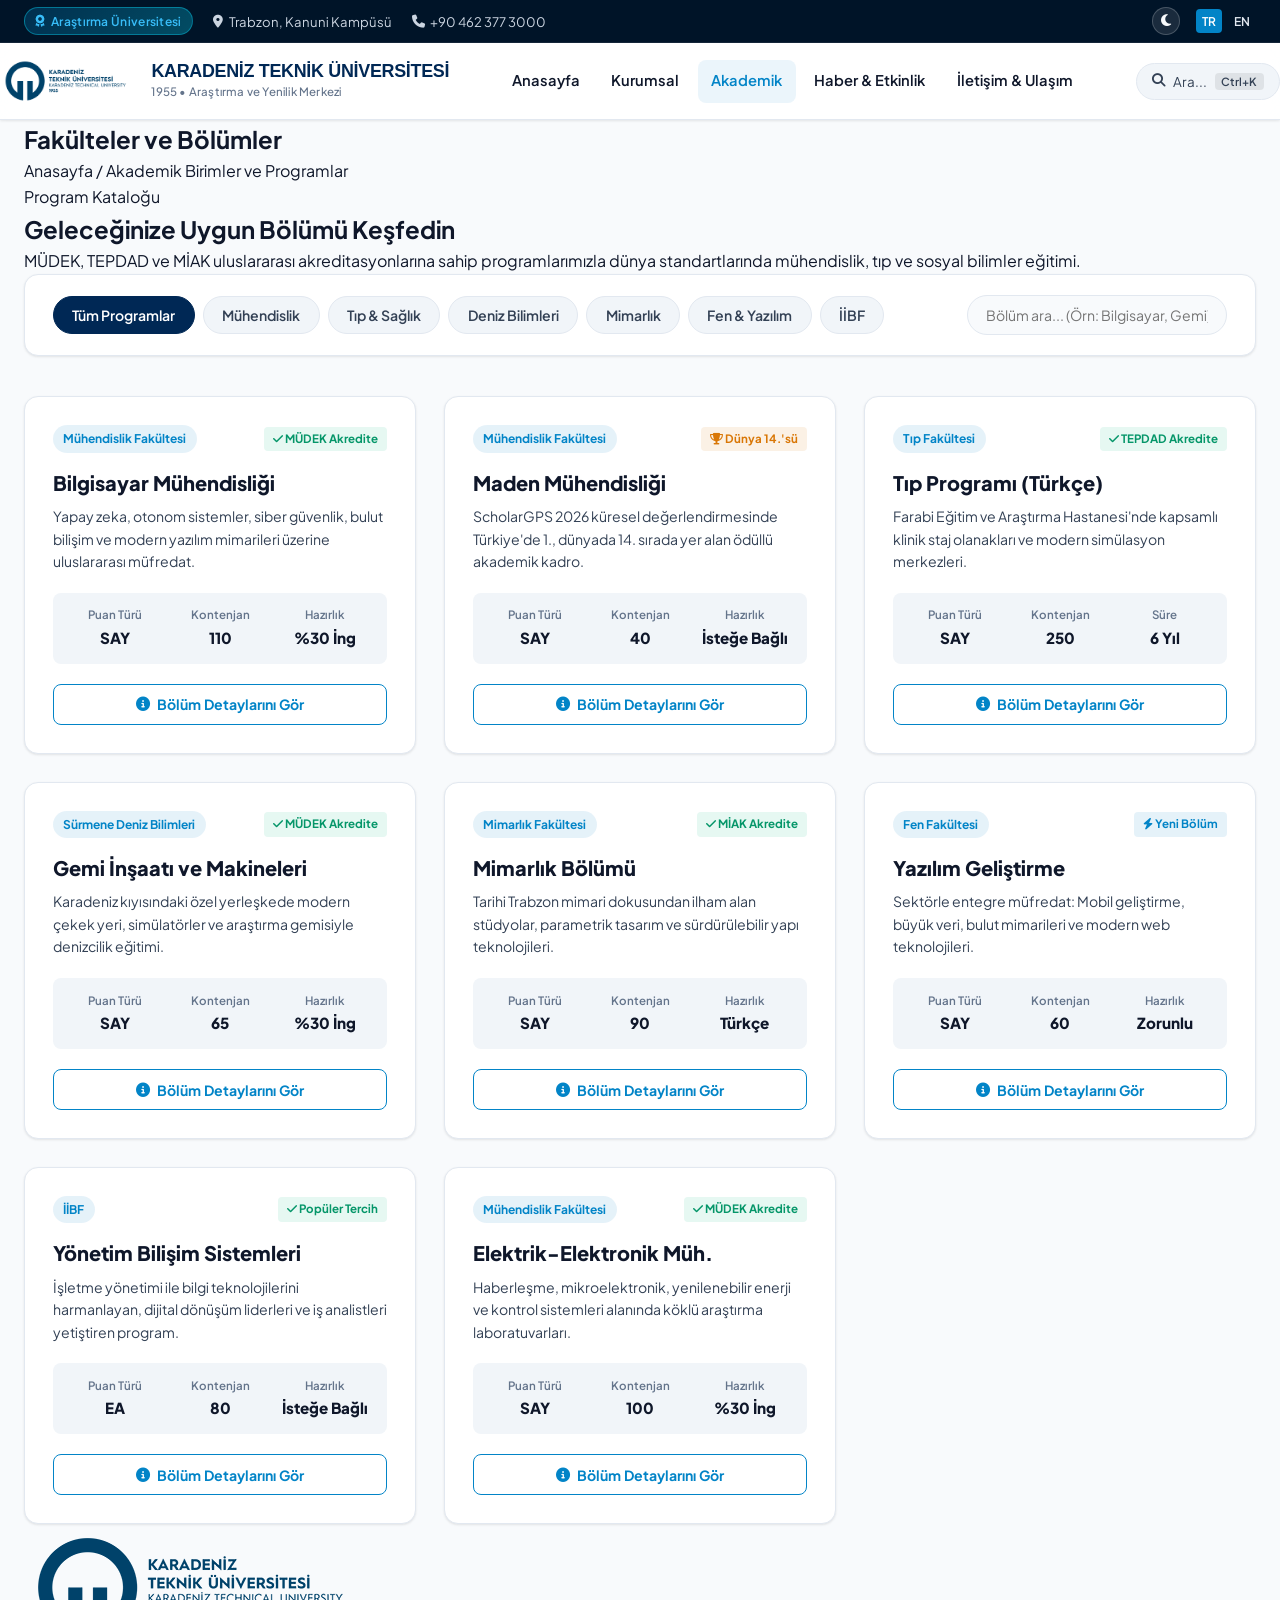
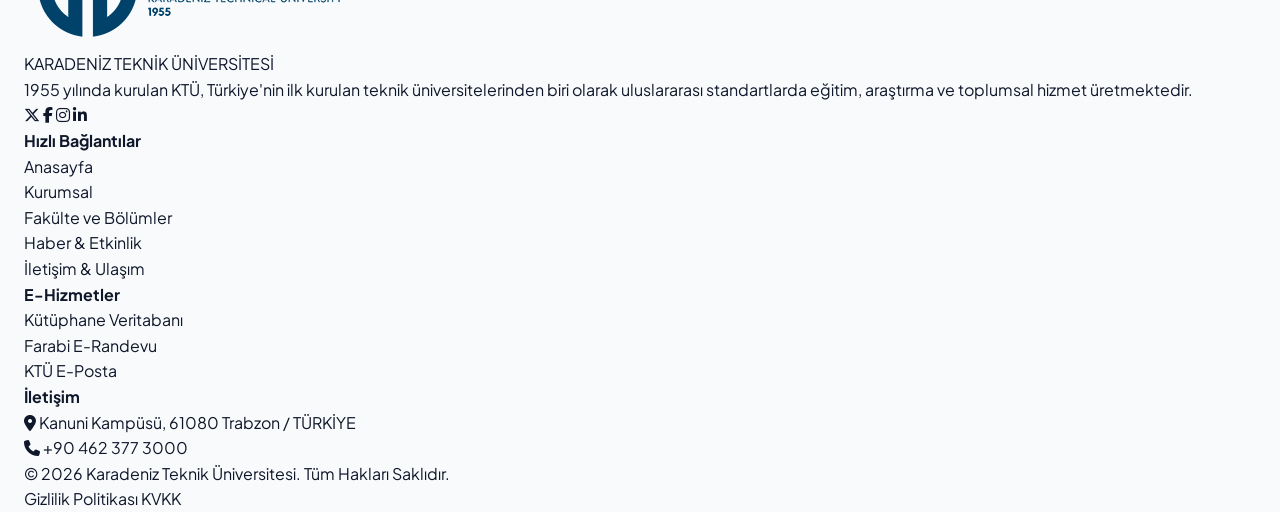
<file: course.html>
<!DOCTYPE html>
<html lang="tr">
<head>
  <meta charset="UTF-8">
  <meta name="viewport" content="width=device-width, initial-scale=1.0">
  <title>Fakülteler ve Bölümler | Karadeniz Teknik Üniversitesi</title>
  <meta name="description" content="Karadeniz Teknik Üniversitesi akredite lisans ve lisansüstü programları, fakülteleri, bölümleri ve kontenjan bilgileri.">
  
  <!-- Google Fonts: Plus Jakarta Sans -->
  <link rel="preconnect" href="https://fonts.googleapis.com">
  <link rel="preconnect" href="https://fonts.gstatic.com" crossorigin>
  <link href="https://fonts.googleapis.com/css2?family=Plus+Jakarta+Sans:wght@300;400;500;600;700;800&display=swap" rel="stylesheet">
  
  <!-- Font Awesome 6.5.1 -->
  <link rel="stylesheet" href="https://cdnjs.cloudflare.com/ajax/libs/font-awesome/6.5.1/css/all.min.css">
  
  <!-- CSS Dosyası -->
  <link rel="stylesheet" href="style.css">

  <style>
    /* Bölümler Sayfasına Özel Filtreleme ve Kart Stilleri */
    .catalog-filter-bar {
      display: flex;
      flex-wrap: wrap;
      justify-content: space-between;
      align-items: center;
      gap: 1.25rem;
      background: var(--bg-secondary);
      border: 1px solid var(--border-color);
      padding: 1.25rem 1.75rem;
      border-radius: var(--radius-lg);
      margin-bottom: 2.5rem;
      box-shadow: var(--shadow-sm);
    }

    .filter-buttons {
      display: flex;
      flex-wrap: wrap;
      gap: 0.5rem;
    }

    .filter-btn {
      background: var(--bg-tertiary);
      border: 1px solid var(--border-color);
      color: var(--text-secondary);
      padding: 0.55rem 1.15rem;
      border-radius: var(--radius-full);
      font-size: 0.88rem;
      font-weight: 600;
      cursor: pointer;
      transition: var(--transition);
    }

    .filter-btn:hover {
      border-color: var(--ktu-blue-accent);
      color: var(--ktu-blue-accent);
    }

    .filter-btn.active {
      background: var(--ktu-navy);
      color: #fff;
      border-color: var(--ktu-navy);
    }

    [data-theme="dark"] .filter-btn.active {
      background: var(--ktu-blue-accent);
      border-color: var(--ktu-blue-accent);
    }

    .search-department-input {
      min-width: 260px;
      padding: 0.65rem 1.1rem;
      border-radius: var(--radius-full);
      border: 1px solid var(--border-color);
      background: var(--bg-primary);
      color: var(--text-primary);
      outline: none;
      transition: var(--transition);
      font-size: 0.88rem;
    }

    .search-department-input:focus {
      border-color: var(--ktu-blue-accent);
      box-shadow: 0 0 0 3px rgba(2, 132, 199, 0.2);
    }

    .departments-grid {
      display: grid;
      grid-template-columns: repeat(auto-fit, minmax(320px, 1fr));
      gap: 1.75rem;
    }

    .dept-card {
      background: var(--bg-secondary);
      border: 1px solid var(--border-color);
      border-radius: var(--radius-lg);
      padding: 1.75rem;
      box-shadow: var(--shadow-sm);
      transition: var(--transition);
      display: flex;
      flex-direction: column;
      justify-content: space-between;
      position: relative;
    }

    .dept-card:hover {
      transform: translateY(-5px);
      box-shadow: var(--shadow-xl);
      border-color: var(--ktu-blue-accent);
    }

    .dept-badge-row {
      display: flex;
      justify-content: space-between;
      align-items: center;
      margin-bottom: 1rem;
    }

    .dept-faculty-tag {
      font-size: 0.75rem;
      font-weight: 700;
      color: var(--ktu-blue-accent);
      background: rgba(2, 132, 199, 0.1);
      padding: 0.25rem 0.65rem;
      border-radius: var(--radius-full);
    }

    .dept-accredit-tag {
      font-size: 0.72rem;
      font-weight: 700;
      color: #059669;
      background: rgba(16, 185, 129, 0.1);
      padding: 0.2rem 0.55rem;
      border-radius: 4px;
    }

    .dept-name {
      font-size: 1.25rem;
      font-weight: 800;
      color: var(--text-primary);
      margin-bottom: 0.6rem;
      line-height: 1.35;
    }

    .dept-desc {
      font-size: 0.88rem;
      color: var(--text-secondary);
      line-height: 1.6;
      margin-bottom: 1.25rem;
      flex: 1;
    }

    .dept-metrics {
      display: grid;
      grid-template-columns: repeat(3, 1fr);
      gap: 0.5rem;
      background: var(--bg-tertiary);
      padding: 0.85rem;
      border-radius: var(--radius-md);
      margin-bottom: 1.25rem;
      text-align: center;
    }

    .metric-title {
      font-size: 0.72rem;
      color: var(--text-muted);
      font-weight: 600;
      display: block;
    }

    .metric-value {
      font-size: 0.95rem;
      font-weight: 800;
      color: var(--text-primary);
    }

    .btn-detail-modal {
      width: 100%;
      text-align: center;
      background: transparent;
      border: 1px solid var(--ktu-blue-accent);
      color: var(--ktu-blue-accent);
      font-weight: 700;
      font-size: 0.88rem;
      padding: 0.65rem;
      border-radius: var(--radius-md);
      cursor: pointer;
      transition: var(--transition);
      display: inline-flex;
      align-items: center;
      justify-content: center;
      gap: 0.4rem;
    }

    .btn-detail-modal:hover {
      background: var(--ktu-blue-accent);
      color: #fff;
    }
  </style>
</head>
<body>

  <!-- ========================================================================
       1. Üst Bilgi Çubuğu
       ======================================================================== -->
  <div class="top-bar">
    <div class="container top-bar-inner">
      <div class="top-bar-left">
        <span class="research-badge">
          <i class="fa-solid fa-award"></i> Araştırma Üniversitesi
        </span>
        <div class="top-bar-links">
          <a href="contact.html"><i class="fa-solid fa-location-dot"></i> Trabzon, Kanuni Kampüsü</a>
          <a href="tel:04623773000"><i class="fa-solid fa-phone"></i> +90 462 377 3000</a>
        </div>
      </div>
      <div class="top-bar-right">
        <button id="themeToggleBtn" class="theme-toggle-btn" title="Karanlık Moda Geç">
          <i class="fa-solid fa-moon"></i>
        </button>
        <div class="lang-switch">
          <a href="#" class="active">TR</a>
          <a href="#">EN</a>
        </div>
      </div>
    </div>
  </div>

  <!-- ========================================================================
       2. Ana Navigasyon (Header)
       ======================================================================== -->
  <header class="main-header">
    <div class="container navbar">
      <a href="index.html" class="brand-logo">
        <img src="images/logo.png" alt="KTÜ Logosu">
        <div class="brand-text">
          <span class="brand-title">KARADENİZ TEKNİK ÜNİVERSİTESİ</span>
          <span class="brand-subtitle">1955 • Araştırma ve Yenilik Merkezi</span>
        </div>
      </a>

      <nav class="nav-menu" id="navMenu">
        <div class="nav-item"><a href="index.html" class="nav-link">Anasayfa</a></div>
        <div class="nav-item"><a href="about.html" class="nav-link">Kurumsal</a></div>
        <div class="nav-item"><a href="course.html" class="nav-link active">Akademik</a></div>
        <div class="nav-item"><a href="blog.html" class="nav-link">Haber & Etkinlik</a></div>
        <div class="nav-item"><a href="contact.html" class="nav-link">İletişim & Ulaşım</a></div>
      </nav>

      <div class="nav-actions">
        <button class="search-trigger-btn open-search-modal" title="Site İçi Arama">
          <i class="fa-solid fa-magnifying-glass"></i>
          <span>Ara...</span>
          <span class="search-kbd">Ctrl+K</span>
        </button>
        <button class="mobile-toggle-btn" id="mobileToggleBtn" aria-label="Menüyü Aç/Kapat">
          <i class="fa-solid fa-bars"></i>
        </button>
      </div>
    </div>
  </header>

  <!-- ========================================================================
       3. Alt Sayfa Başlığı (Subpage Hero)
       ======================================================================== -->
  <section class="subpage-hero">
    <div class="container">
      <h1 class="subpage-title">Fakülteler ve Bölümler</h1>
      <div class="breadcrumb">
        <a href="index.html">Anasayfa</a>
        <span class="breadcrumb-separator">/</span>
        <span>Akademik Birimler ve Programlar</span>
      </div>
    </div>
  </section>

  <!-- ========================================================================
       4. Bölüm Keşif ve Filtreleme Alanı
       ======================================================================== -->
  <main class="page-content-section">
    <div class="container">
      <div class="section-header">
        <span class="section-subtitle">Program Kataloğu</span>
        <h2 class="section-title">Geleceğinize Uygun Bölümü Keşfedin</h2>
        <p class="section-desc">MÜDEK, TEPDAD ve MİAK uluslararası akreditasyonlarına sahip programlarımızla dünya standartlarında mühendislik, tıp ve sosyal bilimler eğitimi.</p>
      </div>

      <!-- Filtre Çubuğu -->
      <div class="catalog-filter-bar">
        <div class="filter-buttons" id="deptFilterButtons">
          <button class="filter-btn active" data-filter="all">Tüm Programlar</button>
          <button class="filter-btn" data-filter="engineering">Mühendislik</button>
          <button class="filter-btn" data-filter="medicine">Tıp & Sağlık</button>
          <button class="filter-btn" data-filter="marine">Deniz Bilimleri</button>
          <button class="filter-btn" data-filter="architecture">Mimarlık</button>
          <button class="filter-btn" data-filter="science">Fen & Yazılım</button>
          <button class="filter-btn" data-filter="iibf">İİBF</button>
        </div>

        <div>
          <input type="text" id="deptSearchInput" class="search-department-input" placeholder="Bölüm ara... (Örn: Bilgisayar, Gemi)">
        </div>
      </div>

      <!-- Bölüm Kartları Izgarası -->
      <div class="departments-grid" id="departmentsGrid">
        <!-- 1. Bilgisayar Mühendisliği -->
        <div class="dept-card" data-category="engineering" data-name="bilgisayar mühendisliği yazılım yapay zeka">
          <div>
            <div class="dept-badge-row">
              <span class="dept-faculty-tag">Mühendislik Fakültesi</span>
              <span class="dept-accredit-tag"><i class="fa-solid fa-check"></i> MÜDEK Akredite</span>
            </div>
            <h3 class="dept-name">Bilgisayar Mühendisliği</h3>
            <p class="dept-desc">Yapay zeka, otonom sistemler, siber güvenlik, bulut bilişim ve modern yazılım mimarileri üzerine uluslararası müfredat.</p>
          </div>
          <div>
            <div class="dept-metrics">
              <div><span class="metric-title">Puan Türü</span><span class="metric-value">SAY</span></div>
              <div><span class="metric-title">Kontenjan</span><span class="metric-value">110</span></div>
              <div><span class="metric-title">Hazırlık</span><span class="metric-value">%30 İng</span></div>
            </div>
            <button class="btn-detail-modal" onclick="showDeptDetails('Bilgisayar Mühendisliği', 'Mühendislik Fakültesi', '110 Öğrenci (SAY)', 'MÜDEK Akreditasyonu, 6 Yüksek Başarımlı Laboratuvar, TEKNOFEST Birincilikleri, %30 İngilizce Eğitim.', 'Prof. Dr. Hamdi Tolga KAHRAMAN')">
              <i class="fa-solid fa-circle-info"></i> Bölüm Detaylarını Gör
            </button>
          </div>
        </div>

        <!-- 2. Maden Mühendisliği -->
        <div class="dept-card" data-category="engineering" data-name="maden mühendisliği yeraltı jeoloji dünya 14">
          <div>
            <div class="dept-badge-row">
              <span class="dept-faculty-tag">Mühendislik Fakültesi</span>
              <span class="dept-accredit-tag" style="color: #d97706; background: rgba(217, 119, 6, 0.1);"><i class="fa-solid fa-trophy"></i> Dünya 14.'sü</span>
            </div>
            <h3 class="dept-name">Maden Mühendisliği</h3>
            <p class="dept-desc">ScholarGPS 2026 küresel değerlendirmesinde Türkiye'de 1., dünyada 14. sırada yer alan ödüllü akademik kadro.</p>
          </div>
          <div>
            <div class="dept-metrics">
              <div><span class="metric-title">Puan Türü</span><span class="metric-value">SAY</span></div>
              <div><span class="metric-title">Kontenjan</span><span class="metric-value">40</span></div>
              <div><span class="metric-title">Hazırlık</span><span class="metric-value">İsteğe Bağlı</span></div>
            </div>
            <button class="btn-detail-modal" onclick="showDeptDetails('Maden Mühendisliği', 'Mühendislik Fakültesi', '40 Öğrenci (SAY)', 'Dünya genelinde 14. sıra, zengin cevher hazırlama tesisleri ve uluslararası madencilik bursları.', 'Prof. Dr. Kerim AYDINER')">
              <i class="fa-solid fa-circle-info"></i> Bölüm Detaylarını Gör
            </button>
          </div>
        </div>

        <!-- 3. Tıp Fakültesi -->
        <div class="dept-card" data-category="medicine" data-name="tıp fakültesi hekim cerrahi farabi hastanesi">
          <div>
            <div class="dept-badge-row">
              <span class="dept-faculty-tag">Tıp Fakültesi</span>
              <span class="dept-accredit-tag"><i class="fa-solid fa-check"></i> TEPDAD Akredite</span>
            </div>
            <h3 class="dept-name">Tıp Programı (Türkçe)</h3>
            <p class="dept-desc">Farabi Eğitim ve Araştırma Hastanesi'nde kapsamlı klinik staj olanakları ve modern simülasyon merkezleri.</p>
          </div>
          <div>
            <div class="dept-metrics">
              <div><span class="metric-title">Puan Türü</span><span class="metric-value">SAY</span></div>
              <div><span class="metric-title">Kontenjan</span><span class="metric-value">250</span></div>
              <div><span class="metric-title">Süre</span><span class="metric-value">6 Yıl</span></div>
            </div>
            <button class="btn-detail-modal" onclick="showDeptDetails('Tıp Fakültesi (Lisans)', 'Tıp Fakültesi', '250 Öğrenci (SAY)', 'TEPDAD Akreditasyonu, Farabi Üniversite Hastanesi, TUS Başarılarında Türkiye İlk 10.', 'Prof. Dr. Neşe KAKLIKKAYA')">
              <i class="fa-solid fa-circle-info"></i> Bölüm Detaylarını Gör
            </button>
          </div>
        </div>

        <!-- 4. Gemi İnşaatı ve Gemi Makineleri -->
        <div class="dept-card" data-category="marine" data-name="gemi inşaatı deniz mühendisliği sürmene tersane">
          <div>
            <div class="dept-badge-row">
              <span class="dept-faculty-tag">Sürmene Deniz Bilimleri</span>
              <span class="dept-accredit-tag"><i class="fa-solid fa-check"></i> MÜDEK Akredite</span>
            </div>
            <h3 class="dept-name">Gemi İnşaatı ve Makineleri</h3>
            <p class="dept-desc">Karadeniz kıyısındaki özel yerleşkede modern çekek yeri, simülatörler ve araştırma gemisiyle denizcilik eğitimi.</p>
          </div>
          <div>
            <div class="dept-metrics">
              <div><span class="metric-title">Puan Türü</span><span class="metric-value">SAY</span></div>
              <div><span class="metric-title">Kontenjan</span><span class="metric-value">65</span></div>
              <div><span class="metric-title">Hazırlık</span><span class="metric-value">%30 İng</span></div>
            </div>
            <button class="btn-detail-modal" onclick="showDeptDetails('Gemi İnşaatı ve Gemi Makineleri Mühendisliği', 'Sürmene Deniz Bilimleri Fakültesi', '65 Öğrenci (SAY)', 'MÜDEK Akreditasyonu, Araştırma Gemisi KTÜ DENİZ-1, Tersane Staj Garantisi.', 'Prof. Dr. Ali Muzaffer FEYZİOĞLU')">
              <i class="fa-solid fa-circle-info"></i> Bölüm Detaylarını Gör
            </button>
          </div>
        </div>

        <!-- 5. Mimarlık -->
        <div class="dept-card" data-category="architecture" data-name="mimarlık tasarım yapı restorasyon kanuni">
          <div>
            <div class="dept-badge-row">
              <span class="dept-faculty-tag">Mimarlık Fakültesi</span>
              <span class="dept-accredit-tag"><i class="fa-solid fa-check"></i> MİAK Akredite</span>
            </div>
            <h3 class="dept-name">Mimarlık Bölümü</h3>
            <p class="dept-desc">Tarihi Trabzon mimari dokusundan ilham alan stüdyolar, parametrik tasarım ve sürdürülebilir yapı teknolojileri.</p>
          </div>
          <div>
            <div class="dept-metrics">
              <div><span class="metric-title">Puan Türü</span><span class="metric-value">SAY</span></div>
              <div><span class="metric-title">Kontenjan</span><span class="metric-value">90</span></div>
              <div><span class="metric-title">Hazırlık</span><span class="metric-value">Türkçe</span></div>
            </div>
            <button class="btn-detail-modal" onclick="showDeptDetails('Mimarlık Bölümü', 'Mimarlık Fakültesi', '90 Öğrenci (SAY)', 'MİAK Akreditasyonu, Ulusal Tasarım Yarışmalarında Dereceler, Geniş Çizim Atölyeleri.', 'Prof. Dr. Cenap SANCAR')">
              <i class="fa-solid fa-circle-info"></i> Bölüm Detaylarını Gör
            </button>
          </div>
        </div>

        <!-- 6. Yazılım Geliştirme -->
        <div class="dept-card" data-category="science" data-name="yazılım geliştirme fen fakültesi kodlama web yapay zeka">
          <div>
            <div class="dept-badge-row">
              <span class="dept-faculty-tag">Fen Fakültesi</span>
              <span class="dept-accredit-tag" style="color: #0284c7; background: rgba(2, 132, 199, 0.1);"><i class="fa-solid fa-bolt"></i> Yeni Bölüm</span>
            </div>
            <h3 class="dept-name">Yazılım Geliştirme</h3>
            <p class="dept-desc">Sektörle entegre müfredat: Mobil geliştirme, büyük veri, bulut mimarileri ve modern web teknolojileri.</p>
          </div>
          <div>
            <div class="dept-metrics">
              <div><span class="metric-title">Puan Türü</span><span class="metric-value">SAY</span></div>
              <div><span class="metric-title">Kontenjan</span><span class="metric-value">60</span></div>
              <div><span class="metric-title">Hazırlık</span><span class="metric-value">Zorunlu</span></div>
            </div>
            <button class="btn-detail-modal" onclick="showDeptDetails('Yazılım Geliştirme Bölümü', 'Fen Fakültesi', '60 Öğrenci (SAY)', 'Yeni nesil bilgisayar laboratuvarları, Trabzon Teknokent staj imkanları, 1 Yıl Zorunlu İngilizce Hazırlık.', 'Doç. Dr. Selçuk GÖKTAŞ')">
              <i class="fa-solid fa-circle-info"></i> Bölüm Detaylarını Gör
            </button>
          </div>
        </div>

        <!-- 7. Yönetim Bilişim Sistemleri (YBS) -->
        <div class="dept-card" data-category="iibf" data-name="yönetim bilişim sistemleri ybs işletme bilişim veri">
          <div>
            <div class="dept-badge-row">
              <span class="dept-faculty-tag">İİBF</span>
              <span class="dept-accredit-tag"><i class="fa-solid fa-check"></i> Popüler Tercih</span>
            </div>
            <h3 class="dept-name">Yönetim Bilişim Sistemleri</h3>
            <p class="dept-desc">İşletme yönetimi ile bilgi teknolojilerini harmanlayan, dijital dönüşüm liderleri ve iş analistleri yetiştiren program.</p>
          </div>
          <div>
            <div class="dept-metrics">
              <div><span class="metric-title">Puan Türü</span><span class="metric-value">EA</span></div>
              <div><span class="metric-title">Kontenjan</span><span class="metric-value">80</span></div>
              <div><span class="metric-title">Hazırlık</span><span class="metric-value">İsteğe Bağlı</span></div>
            </div>
            <button class="btn-detail-modal" onclick="showDeptDetails('Yönetim Bilişim Sistemleri', 'İktisadi ve İdari Bilimler Fakültesi', '80 Öğrenci (EA)', 'Veri Tabanı Yönetimi, ERP Sistemleri, Dijital Pazarlama ve Girişimcilik.', 'Prof. Dr. Atila DOĞAN')">
              <i class="fa-solid fa-circle-info"></i> Bölüm Detaylarını Gör
            </button>
          </div>
        </div>

        <!-- 8. Elektrik-Elektronik Mühendisliği -->
        <div class="dept-card" data-category="engineering" data-name="elektrik elektronik mühendisliği haberleşme robotik">
          <div>
            <div class="dept-badge-row">
              <span class="dept-faculty-tag">Mühendislik Fakültesi</span>
              <span class="dept-accredit-tag"><i class="fa-solid fa-check"></i> MÜDEK Akredite</span>
            </div>
            <h3 class="dept-name">Elektrik-Elektronik Müh.</h3>
            <p class="dept-desc">Haberleşme, mikroelektronik, yenilenebilir enerji ve kontrol sistemleri alanında köklü araştırma laboratuvarları.</p>
          </div>
          <div>
            <div class="dept-metrics">
              <div><span class="metric-title">Puan Türü</span><span class="metric-value">SAY</span></div>
              <div><span class="metric-title">Kontenjan</span><span class="metric-value">100</span></div>
              <div><span class="metric-title">Hazırlık</span><span class="metric-value">%30 İng</span></div>
            </div>
            <button class="btn-detail-modal" onclick="showDeptDetails('Elektrik-Elektronik Mühendisliği', 'Mühendislik Fakültesi', '100 Öğrenci (SAY)', 'MÜDEK Akreditasyonu, Yüksek Gerilim ve Telekomünikasyon Laboratuvarı, ASELSAN/ROKETSAN Kariyer Olanakları.', 'Prof. Dr. İsmail H. KAVURUCU')">
              <i class="fa-solid fa-circle-info"></i> Bölüm Detaylarını Gör
            </button>
          </div>
        </div>
      </div>
    </div>
  </main>

  <!-- ========================================================================
       Bölüm Detay Modalı
       ======================================================================== -->
  <div class="modal-backdrop" id="deptModal">
    <div class="modal-dialog">
      <div class="modal-header">
        <h3 class="modal-title" id="modalDeptName">Bölüm Detayı</h3>
        <button class="modal-close-btn" onclick="closeDeptModal()"><i class="fa-solid fa-xmark"></i></button>
      </div>
      <div class="modal-body">
        <div style="margin-bottom: 1rem;">
          <span style="font-size: 0.8rem; font-weight: 700; color: var(--ktu-blue-accent);" id="modalFaculty">Fakülte</span>
        </div>
        <p style="font-size: 0.92rem; color: var(--text-secondary); line-height: 1.6; margin-bottom: 1.25rem;" id="modalFeatures">
          Özellikler
        </p>
        <div style="background: var(--bg-tertiary); padding: 1rem; border-radius: var(--radius-md); font-size: 0.88rem; margin-bottom: 1.25rem;">
          <div style="margin-bottom: 0.4rem;"><strong>Kontenjan & Tür:</strong> <span id="modalCapacity">-</span></div>
          <div><strong>Bölüm Başkanı:</strong> <span id="modalHead">-</span></div>
        </div>
        <button class="btn-primary btn-block" onclick="alert('KTÜ Ders Bilgi Paketi ve Müfredat sistemine yönlendiriliyorsunuz.')">
          <i class="fa-solid fa-graduation-cap"></i> Ders Bilgi Paketini (AKTS) İncele
        </button>
      </div>
    </div>
  </div>

  <!-- Footer -->
  <footer class="main-footer">
    <div class="container footer-top">
      <div class="footer-brand">
        <div class="footer-logo">
          <img src="images/logo.png" alt="KTÜ Beyaz Logo">
          <span>KARADENİZ TEKNİK ÜNİVERSİTESİ</span>
        </div>
        <p class="footer-brand-desc">
          1955 yılında kurulan KTÜ, Türkiye'nin ilk kurulan teknik üniversitelerinden biri olarak uluslararası standartlarda eğitim, araştırma ve toplumsal hizmet üretmektedir.
        </p>
        <div class="footer-social-links">
          <a href="#" class="social-btn"><i class="fa-brands fa-x-twitter"></i></a>
          <a href="#" class="social-btn"><i class="fa-brands fa-facebook-f"></i></a>
          <a href="#" class="social-btn"><i class="fa-brands fa-instagram"></i></a>
          <a href="#" class="social-btn"><i class="fa-brands fa-linkedin-in"></i></a>
        </div>
      </div>
      <div>
        <h4 class="footer-col-title">Hızlı Bağlantılar</h4>
        <ul class="footer-nav-list">
          <li><a href="index.html">Anasayfa</a></li>
          <li><a href="about.html">Kurumsal</a></li>
          <li><a href="course.html">Fakülte ve Bölümler</a></li>
          <li><a href="blog.html">Haber & Etkinlik</a></li>
          <li><a href="contact.html">İletişim & Ulaşım</a></li>
        </ul>
      </div>
      <div>
        <h4 class="footer-col-title">E-Hizmetler</h4>
        <ul class="footer-nav-list">
          <li><a href="about.html#campus-facilities">Kütüphane Veritabanı</a></li>
          <li><a href="contact.html">Farabi E-Randevu</a></li>
          <li><a href="#">KTÜ E-Posta</a></li>
        </ul>
      </div>
      <div>
        <h4 class="footer-col-title">İletişim</h4>
        <div class="footer-contact-info">
          <div class="contact-line">
            <i class="fa-solid fa-location-dot"></i>
            <span>Kanuni Kampüsü, 61080 Trabzon / TÜRKİYE</span>
          </div>
          <div class="contact-line">
            <i class="fa-solid fa-phone"></i>
            <span>+90 462 377 3000</span>
          </div>
        </div>
      </div>
    </div>
    <div class="container footer-bottom">
      <div>© 2026 Karadeniz Teknik Üniversitesi. Tüm Hakları Saklıdır.</div>
      <div class="footer-bottom-links">
        <a href="#">Gizlilik Politikası</a>
        <a href="#">KVKK</a>
      </div>
    </div>
  </footer>

  <!-- Search Modal -->

  <div class="modal-backdrop" id="searchModal">
    <div class="modal-dialog">
      <div class="modal-header">
        <h3 class="modal-title"><i class="fa-solid fa-magnifying-glass" style="color: var(--ktu-blue-accent);"></i> KTÜ Hızlı Arama</h3>
        <button class="modal-close-btn" id="closeSearchModal"><i class="fa-solid fa-xmark"></i></button>
      </div>
      <div class="modal-body">
        <input type="text" id="siteSearchInput" class="form-control" placeholder="Arama yapın... (Örn: Yazılım, Tıp)">
        <div class="search-results-list" id="searchResults"></div>
      </div>
    </div>
  </div>

  <script src="main.js"></script>
  <script>
    // Bölüm Filtreleme ve Arama Mantığı
    const filterBtns = document.querySelectorAll('#deptFilterButtons .filter-btn');
    const deptCards = document.querySelectorAll('.dept-card');
    const deptSearchInput = document.getElementById('deptSearchInput');

    // URL parametresine göre varsayılan filtre uygulama (?filter=engineering)
    const urlParams = new URLSearchParams(window.location.search);
    const filterParam = urlParams.get('filter');
    if (filterParam) {
      const matchBtn = Array.from(filterBtns).find(b => b.getAttribute('data-filter') === filterParam);
      if (matchBtn) {
        filterBtns.forEach(b => b.classList.remove('active'));
        matchBtn.classList.add('active');
        applyFilter(filterParam);
      }
    }

    filterBtns.forEach(btn => {
      btn.addEventListener('click', () => {
        filterBtns.forEach(b => b.classList.remove('active'));
        btn.classList.add('active');
        const filterVal = btn.getAttribute('data-filter');
        applyFilter(filterVal);
      });
    });

    if (deptSearchInput) {
      deptSearchInput.addEventListener('input', (e) => {
        const query = e.target.value.toLowerCase().trim();
        deptCards.forEach(card => {
          const cardText = card.getAttribute('data-name').toLowerCase();
          if (cardText.includes(query)) {
            card.style.display = 'flex';
          } else {
            card.style.display = 'none';
          }
        });
      });
    }

    function applyFilter(filter) {
      deptCards.forEach(card => {
        const category = card.getAttribute('data-category');
        if (filter === 'all' || category === filter) {
          card.style.display = 'flex';
        } else {
          card.style.display = 'none';
        }
      });
    }

    // Bölüm Detay Modalı
    function showDeptDetails(name, faculty, capacity, features, head) {
      document.getElementById('modalDeptName').innerText = name;
      document.getElementById('modalFaculty').innerText = faculty;
      document.getElementById('modalFeatures').innerText = features;
      document.getElementById('modalCapacity').innerText = capacity;
      document.getElementById('modalHead').innerText = head;

      const modal = document.getElementById('deptModal');
      modal.classList.add('open');
      document.body.style.overflow = 'hidden';
    }

    function closeDeptModal() {
      const modal = document.getElementById('deptModal');
      modal.classList.remove('open');
      document.body.style.overflow = '';
    }

    document.getElementById('deptModal').addEventListener('click', (e) => {
      if (e.target === document.getElementById('deptModal')) closeDeptModal();
    });
  </script>
</body>
</html>
</file>
<file: style.css>
/* ==========================================================================
   KTÜ (Karadeniz Teknik Üniversitesi) Modern Tasarım Sistemi
   Johns Hopkins Üniversitesi Web Sitesinden İlham Alan Tasarım Dili
   Tasarım: Derin Karadeniz Mavisi, Açık Gökyüzü Mavisi, Yırtık Kâğıt Geçişi,
   Yüksek Etkili Tipografi (Work Sans & Roboto Slab)
   ========================================================================== */

:root {
  /* Renk Paleti - Light Mode (Varsayılan) */
  --ktu-navy-dark: #001428;
  --ktu-navy: #002855;
  --ktu-navy-light: #0b3d75;
  --ktu-blue-accent: #0284c7;
  --ktu-sky: #68ace5;
  --ktu-cyan: #06b6d4;
  --ktu-gold: #d97706;
  --ktu-gold-light: #f59e0b;
  
  --bg-primary: #f8fafc;
  --bg-secondary: #ffffff;
  --bg-tertiary: #f1f5f9;
  --bg-card: rgba(255, 255, 255, 0.95);

  /* Kâğıt Estetiği Tonları */
  --paper-cream: #f6f5f1;
  --paper-white: #ffffff;
  --paper-border: #e2dfd7;
  --paper-text-lead: #1e293b;
  --paper-grain: url('images/paper-grain.svg');
  
  --text-primary: #0f172a;
  --text-secondary: #334155;
  --text-muted: #64748b;
  --text-on-navy: #ffffff;
  
  --border-color: #e2e8f0;
  --border-subtle: rgba(226, 232, 240, 0.8);
  
  --glass-bg: rgba(255, 255, 255, 0.88);
  --glass-border: rgba(255, 255, 255, 0.4);
  --glass-shadow: 0 8px 32px 0 rgba(0, 40, 85, 0.08);
  
  --shadow-sm: 0 1px 3px rgba(0, 0, 0, 0.06), 0 1px 2px rgba(0, 0, 0, 0.04);
  --shadow-md: 0 4px 6px -1px rgba(0, 0, 0, 0.08), 0 2px 4px -1px rgba(0, 0, 0, 0.04);
  --shadow-lg: 0 10px 15px -3px rgba(0, 0, 0, 0.08), 0 4px 6px -2px rgba(0, 0, 0, 0.03);
  --shadow-xl: 0 20px 25px -5px rgba(0, 0, 0, 0.1), 0 10px 10px -5px rgba(0, 0, 0, 0.04);
  --shadow-paper: 0 12px 28px rgba(0, 0, 0, 0.12), 0 2px 6px rgba(0, 0, 0, 0.06);

  /* Tipografi Aileleri */
  --font-display: 'Work Sans', -apple-system, BlinkMacSystemFont, sans-serif;
  --font-serif: 'Roboto Slab', Georgia, serif;
  --font-body: 'Plus Jakarta Sans', -apple-system, BlinkMacSystemFont, sans-serif;

  --radius-sm: 4px;
  --radius-md: 8px;
  --radius-lg: 14px;
  --radius-full: 9999px;
  
  --transition: all 0.25s cubic-bezier(0.4, 0, 0.2, 1);
  --transition-slow: all 0.45s cubic-bezier(0.16, 1, 0.3, 1);
}

/* Karanlık Mod Değişkenleri */
[data-theme="dark"] {
  --bg-primary: #070d19;
  --bg-secondary: #0d172a;
  --bg-tertiary: #132038;
  --bg-card: rgba(13, 23, 42, 0.95);
  
  --paper-cream: #0c182b;
  --paper-white: #111f36;
  --paper-border: #1e304f;
  --paper-text-lead: #e2e8f0;
  
  --text-primary: #f8fafc;
  --text-secondary: #cbd5e1;
  --text-muted: #94a3b8;
  
  --border-color: #1e2e4a;
  --border-subtle: rgba(30, 46, 74, 0.6);
  
  --glass-bg: rgba(13, 23, 42, 0.88);
  --glass-border: rgba(255, 255, 255, 0.08);
  --glass-shadow: 0 8px 32px 0 rgba(0, 0, 0, 0.45);
  
  --shadow-paper: 0 12px 28px rgba(0, 0, 0, 0.4);
}

/* ==========================================================================
   Temel Sıfırlama ve Tipografi
   ========================================================================== */

*, *::before, *::after {
  box-sizing: border-box;
  margin: 0;
  padding: 0;
}

html {
  scroll-behavior: smooth;
  font-size: 16px;
}

body {
  font-family: var(--font-body);
  background-color: var(--bg-primary);
  color: var(--text-primary);
  line-height: 1.6;
  overflow-x: hidden;
  transition: background-color 0.3s ease, color 0.3s ease;
}

a {
  color: inherit;
  text-decoration: none;
  transition: var(--transition);
}

img {
  max-width: 100%;
  height: auto;
  display: block;
}

ul {
  list-style: none;
}

button, input, select, textarea {
  font-family: inherit;
  font-size: inherit;
}

.container {
  width: 100%;
  max-width: 1280px;
  margin: 0 auto;
  padding: 0 1.5rem;
}

/* ==========================================================================
   1. Üst Bilgi Çubuğu (Top Bar) - Tam Olarak Korundu
   ========================================================================== */

.top-bar {
  background: var(--ktu-navy-dark);
  color: #e2e8f0;
  font-size: 0.82rem;
  padding: 0.45rem 0;
  border-bottom: 1px solid rgba(255, 255, 255, 0.08);
  position: relative;
  z-index: 101;
}

.top-bar-inner {
  display: flex;
  justify-content: space-between;
  align-items: center;
}

.top-bar-left {
  display: flex;
  align-items: center;
  gap: 1.25rem;
}

.research-badge {
  display: inline-flex;
  align-items: center;
  gap: 0.4rem;
  background: linear-gradient(135deg, rgba(2, 132, 199, 0.25), rgba(6, 182, 212, 0.35));
  border: 1px solid rgba(6, 182, 212, 0.5);
  color: #38bdf8;
  padding: 0.2rem 0.65rem;
  border-radius: var(--radius-full);
  font-weight: 600;
  font-size: 0.75rem;
  letter-spacing: 0.3px;
}

.top-bar-links {
  display: flex;
  align-items: center;
  gap: 1.25rem;
}

.top-bar-links a {
  color: #cbd5e1;
  display: inline-flex;
  align-items: center;
  gap: 0.35rem;
}

.top-bar-links a:hover {
  color: #38bdf8;
}

.top-bar-right {
  display: flex;
  align-items: center;
  gap: 1rem;
}

.theme-toggle-btn {
  background: rgba(255, 255, 255, 0.1);
  border: 1px solid rgba(255, 255, 255, 0.2);
  color: #f8fafc;
  cursor: pointer;
  border-radius: var(--radius-full);
  width: 28px;
  height: 28px;
  display: flex;
  align-items: center;
  justify-content: center;
  font-size: 0.85rem;
  transition: var(--transition);
}

.theme-toggle-btn:hover {
  background: rgba(255, 255, 255, 0.25);
  transform: rotate(15deg);
}

.lang-switch {
  display: flex;
  gap: 0.3rem;
  font-weight: 600;
  font-size: 0.75rem;
}

.lang-switch a {
  padding: 0.15rem 0.4rem;
  border-radius: 4px;
}

.lang-switch a.active {
  background: var(--ktu-blue-accent);
  color: #fff;
}

/* ==========================================================================
   2. Ana Navigasyon (Header & Navbar) - Tam Olarak Korundu
   ========================================================================== */

header.main-header {
  position: sticky;
  top: 0;
  z-index: 100;
  background: var(--glass-bg);
  backdrop-filter: blur(16px);
  -webkit-backdrop-filter: blur(16px);
  border-bottom: 1px solid var(--border-color);
  box-shadow: var(--shadow-sm);
  transition: var(--transition);
}

header.main-header.scrolled {
  box-shadow: var(--shadow-md);
  padding: 0.1rem 0;
}

.navbar {
  display: flex;
  justify-content: space-between;
  align-items: center;
  padding: 0.8rem 0;
}

.brand-logo {
  display: flex;
  align-items: center;
  gap: 0.85rem;
}

.brand-logo img {
  height: 50px;
  width: auto;
  object-fit: contain;
}

.brand-text {
  display: flex;
  flex-direction: column;
}

.brand-title {
  font-family: var(--font-display);
  font-weight: 800;
  font-size: 1.12rem;
  line-height: 1.18;
  color: var(--ktu-navy);
  letter-spacing: -0.3px;
}

[data-theme="dark"] .brand-title {
  color: #f8fafc;
}

.brand-subtitle {
  font-size: 0.72rem;
  color: var(--text-muted);
  font-weight: 500;
  letter-spacing: 0.2px;
}

.nav-menu {
  display: flex;
  align-items: center;
  gap: 0.3rem;
}

.nav-item {
  position: relative;
}

.nav-link {
  display: inline-flex;
  align-items: center;
  gap: 0.35rem;
  padding: 0.6rem 0.85rem;
  color: var(--text-primary);
  font-weight: 600;
  font-size: 0.92rem;
  border-radius: var(--radius-md);
  transition: var(--transition);
}

.nav-link:hover,
.nav-link.active {
  color: var(--ktu-blue-accent);
  background: rgba(2, 132, 199, 0.08);
}

.nav-link i.fa-chevron-down {
  font-size: 0.7rem;
  transition: transform 0.2s ease;
}

/* Dropdown Menü */
.dropdown-menu {
  position: absolute;
  top: 100%;
  left: 0;
  min-width: 230px;
  background: var(--bg-card);
  backdrop-filter: blur(12px);
  border: 1px solid var(--border-color);
  border-radius: var(--radius-md);
  box-shadow: var(--shadow-xl);
  padding: 0.5rem 0;
  opacity: 0;
  visibility: hidden;
  transform: translateY(10px);
  transition: var(--transition);
  z-index: 1000;
}

.nav-item:hover .dropdown-menu {
  opacity: 1;
  visibility: visible;
  transform: translateY(0);
}

.nav-item:hover .nav-link i.fa-chevron-down {
  transform: rotate(180deg);
}

.dropdown-item {
  display: flex;
  align-items: center;
  gap: 0.6rem;
  padding: 0.65rem 1.25rem;
  color: var(--text-secondary);
  font-size: 0.88rem;
  font-weight: 500;
  transition: var(--transition);
}

.dropdown-item:hover {
  background: rgba(2, 132, 199, 0.08);
  color: var(--ktu-blue-accent);
  padding-left: 1.5rem;
}

.dropdown-item i {
  font-size: 0.8rem;
  color: var(--ktu-blue-accent);
}

/* Nav Aksiyon Butonları */
.nav-actions {
  display: flex;
  align-items: center;
  gap: 0.75rem;
}

.search-trigger-btn {
  background: var(--bg-tertiary);
  border: 1px solid var(--border-color);
  color: var(--text-secondary);
  padding: 0.55rem 0.95rem;
  border-radius: var(--radius-full);
  display: flex;
  align-items: center;
  gap: 0.5rem;
  font-size: 0.84rem;
  cursor: pointer;
  transition: var(--transition);
}

.search-trigger-btn:hover {
  border-color: var(--ktu-blue-accent);
  color: var(--ktu-blue-accent);
  background: var(--bg-secondary);
}

.search-kbd {
  background: rgba(0, 0, 0, 0.08);
  padding: 0.1rem 0.4rem;
  border-radius: 4px;
  font-size: 0.7rem;
  font-weight: 600;
}

[data-theme="dark"] .search-kbd {
  background: rgba(255, 255, 255, 0.12);
}

.mobile-toggle-btn {
  display: none;
  background: none;
  border: none;
  font-size: 1.4rem;
  color: var(--text-primary);
  cursor: pointer;
  padding: 0.4rem;
}

/* ==========================================================================
   3. JHU STİLİ HERO ALANI VE KÂĞIT GEÇİŞİ SAHNESİ
   ========================================================================== */

.hero-stage {
  position: relative;
  width: 100%;
}

/* Sabit Kalan Hero Alanı: Sayfa kaydırıldıkça ekranda kilitli kalır */
.hero-sticky-media {
  position: sticky;
  top: 68px; /* Sticky header'ın hemen altı */
  width: 100%;
  height: calc(100vh - 68px);
  min-height: 580px;
  z-index: 1;
  overflow: hidden;
  background-color: var(--ktu-navy-dark);
}

.hero-media-wrapper {
  position: relative;
  width: 100%;
  height: 100%;
}

/* Hero Arka Plan Medyası (Şimdilik Kampüs Görseli, Sonra Video) */
.hero-bg-media {
  width: 100%;
  height: 100%;
  object-fit: cover;
  object-position: center 30%;
  transform-origin: center center;
  transition: transform 0.2s ease-out, filter 0.2s ease-out;
  will-change: transform, filter;
}

/* Hero Vignette ve Kontrast Katmanı */
.hero-media-overlay {
  position: absolute;
  inset: 0;
  background: radial-gradient(circle at center, rgba(0, 26, 51, 0.25) 0%, rgba(0, 20, 40, 0.65) 75%, rgba(0, 15, 30, 0.88) 100%),
              linear-gradient(180deg, rgba(0, 26, 51, 0.4) 0%, transparent 40%, rgba(0, 26, 51, 0.85) 100%);
  pointer-events: none;
}

/* Hero Ortasındaki İhtişamlı Amblem & Tipografi (JHU Tarzı) */
.hero-center-content {
  position: absolute;
  inset: 0;
  display: flex;
  flex-direction: column;
  align-items: center;
  justify-content: center;
  text-align: center;
  padding: 2rem 1.5rem;
  color: #ffffff;
  z-index: 3;
}

.hero-seal-badge {
  width: 110px;
  height: 110px;
  margin-bottom: 1.75rem;
  background: rgba(255, 255, 255, 0.95);
  border-radius: 50%;
  display: flex;
  align-items: center;
  justify-content: center;
  padding: 14px;
  box-shadow: 0 16px 36px rgba(0, 0, 0, 0.45);
  border: 3px solid rgba(255, 255, 255, 0.6);
  animation: heroSealFloat 4s ease-in-out infinite alternate;
}

.hero-seal-img {
  max-width: 100%;
  height: auto;
  object-fit: contain;
}

@keyframes heroSealFloat {
  0% { transform: translateY(0); }
  100% { transform: translateY(-8px); }
}

.hero-main-title {
  font-family: var(--font-display);
  font-size: clamp(2.4rem, 5.2vw, 4.4rem);
  font-weight: 900;
  letter-spacing: -1.5px;
  line-height: 1.08;
  text-transform: uppercase;
  max-width: 980px;
  margin-bottom: 1rem;
  color: #ffffff;
  text-shadow: 0 4px 30px rgba(0, 0, 0, 0.7);
}

.hero-tagline {
  font-family: var(--font-body);
  font-size: clamp(1rem, 1.8vw, 1.35rem);
  font-weight: 500;
  color: #e2e8f0;
  letter-spacing: 0.5px;
  max-width: 760px;
  margin-bottom: 2.5rem;
  text-shadow: 0 2px 12px rgba(0, 0, 0, 0.6);
}

.hero-scroll-cue {
  position: absolute;
  bottom: 2.5rem;
  display: flex;
  flex-direction: column;
  align-items: center;
  gap: 0.5rem;
  font-family: var(--font-display);
  font-size: 0.75rem;
  font-weight: 800;
  letter-spacing: 2px;
  color: var(--ktu-sky);
  text-transform: uppercase;
  cursor: pointer;
  transition: var(--transition);
}

.hero-scroll-cue:hover {
  color: #ffffff;
  transform: translateY(3px);
}

.scroll-arrow-anim {
  animation: arrowBounce 1.8s infinite;
}

@keyframes arrowBounce {
  0%, 20%, 50%, 80%, 100% { transform: translateY(0); }
  40% { transform: translateY(6px); }
  60% { transform: translateY(3px); }
}

/* ==========================================================================
   4. VİDEONUN / GÖRSELİN ÜSTÜNE ÇIKAN YIRTIK KÂĞIT MANİFESTO BÖLÜMÜ
   (Johns Hopkins'in "Research Saves Lives" Bölümü Karşılığı)
   ========================================================================== */

.paper-sheet {
  position: relative;
  z-index: 10;
  background-color: var(--ktu-navy);
  background-image: var(--paper-grain);
  color: #ffffff;
  padding: 6.5rem 0 5.5rem;
  box-shadow: 0 -24px 50px rgba(0, 0, 0, 0.5);
}

/* Yırtık Kâğıt Üst Kenarı (SVG) - Videonun üzerine binen organik yırtık kâğıt kenarı */
.torn-paper-edge-top {
  position: absolute;
  top: -38px;
  left: 0;
  width: 100%;
  height: 42px;
  background-image: url('images/torn-edge-top.svg');
  background-size: 100% 100%;
  background-repeat: no-repeat;
  z-index: 15;
  pointer-events: none;
  filter: drop-shadow(0 -10px 12px rgba(0, 0, 0, 0.45));
}

.torn-paper-edge-bottom {
  position: absolute;
  bottom: -38px;
  left: 0;
  width: 100%;
  height: 42px;
  background-image: url('images/torn-edge-bottom.svg');
  background-size: 100% 100%;
  background-repeat: no-repeat;
  z-index: 15;
  pointer-events: none;
}

.torn-paper-edge-white-top {
  position: absolute;
  top: -38px;
  left: 0;
  width: 100%;
  height: 42px;
  background-image: url('images/torn-edge-white.svg');
  background-size: 100% 100%;
  background-repeat: no-repeat;
  z-index: 15;
  pointer-events: none;
  filter: drop-shadow(0 -6px 8px rgba(0, 0, 0, 0.15));
}

.manifesto-inner {
  max-width: 1180px;
}

.manifesto-eyebrow {
  display: flex;
  align-items: center;
  gap: 1rem;
  margin-bottom: 1.5rem;
}

.jhu-label {
  display: inline-flex;
  align-items: center;
  gap: 0.5rem;
  background: rgba(255, 255, 255, 0.12);
  border: 1px solid rgba(255, 255, 255, 0.3);
  color: var(--ktu-sky);
  padding: 0.35rem 0.95rem;
  font-family: var(--font-display);
  font-size: 0.8rem;
  font-weight: 800;
  letter-spacing: 1.5px;
  text-transform: uppercase;
}

.jhu-label-sub {
  font-family: var(--font-display);
  font-size: 0.82rem;
  font-weight: 700;
  letter-spacing: 1.5px;
  color: #94a3b8;
}

.manifesto-huge-title {
  font-family: var(--font-display);
  font-size: clamp(3rem, 7vw, 5.8rem);
  font-weight: 900;
  line-height: 1.02;
  letter-spacing: -2px;
  margin-bottom: 2.75rem;
  color: #ffffff;
}

.manifesto-sky {
  color: var(--ktu-sky);
}

.manifesto-columns {
  display: grid;
  grid-template-columns: 1.25fr 1fr;
  gap: 3.5rem;
  align-items: center;
}

.manifesto-lead {
  font-size: 1.22rem;
  line-height: 1.7;
  color: #e2e8f0;
  font-weight: 400;
}

.manifesto-actions {
  display: flex;
  flex-direction: column;
  gap: 1rem;
}

/* JHU Tarzı Keskin ve İhtişamlı Butonlar */
.jhu-btn-solid {
  display: inline-flex;
  align-items: center;
  justify-content: center;
  gap: 0.8rem;
  background: #ffffff;
  color: var(--ktu-navy);
  font-family: var(--font-display);
  font-size: 0.92rem;
  font-weight: 800;
  letter-spacing: 1px;
  text-transform: uppercase;
  padding: 1.05rem 2rem;
  border: 2px solid #ffffff;
  box-shadow: 6px 6px 0px var(--ktu-sky);
  transition: var(--transition);
  cursor: pointer;
}

.jhu-btn-solid:hover {
  transform: translate(-3px, -3px);
  box-shadow: 10px 10px 0px var(--ktu-sky);
  background: var(--paper-cream);
}

.jhu-btn-solid.dark {
  background: var(--ktu-navy);
  color: #ffffff;
  border-color: var(--ktu-navy);
  box-shadow: 6px 6px 0px var(--ktu-blue-accent);
}

.jhu-btn-solid.dark:hover {
  background: var(--ktu-navy-dark);
  box-shadow: 9px 9px 0px var(--ktu-cyan);
}

.jhu-btn-outline {
  display: inline-flex;
  align-items: center;
  justify-content: center;
  gap: 0.8rem;
  background: transparent;
  color: #ffffff;
  font-family: var(--font-display);
  font-size: 0.92rem;
  font-weight: 800;
  letter-spacing: 1px;
  text-transform: uppercase;
  padding: 1rem 2rem;
  border: 2px solid rgba(255, 255, 255, 0.6);
  transition: var(--transition);
  cursor: pointer;
}

.jhu-btn-outline:hover {
  background: rgba(255, 255, 255, 0.12);
  border-color: #ffffff;
  transform: translate(-2px, -2px);
}

.jhu-btn-outline.dark {
  color: var(--ktu-navy);
  border-color: var(--ktu-navy);
}

.jhu-btn-outline.dark:hover {
  background: rgba(0, 40, 85, 0.08);
}

/* ==========================================================================
   5. KEŞFET ŞERİDİ (JHU "DISCOVER" Strip)
   ========================================================================== */

.discover-strip-section {
  background: var(--ktu-navy-dark);
  border-top: 1px solid rgba(255, 255, 255, 0.1);
  padding: 0;
  position: relative;
  z-index: 11;
}

.discover-bar {
  display: flex;
  align-items: stretch;
  background: rgba(255, 255, 255, 0.04);
  border-left: 1px solid rgba(255, 255, 255, 0.1);
  border-right: 1px solid rgba(255, 255, 255, 0.1);
}

.discover-badge {
  background: var(--ktu-sky);
  color: var(--ktu-navy-dark);
  font-family: var(--font-display);
  font-weight: 900;
  font-size: 0.95rem;
  letter-spacing: 2px;
  display: flex;
  align-items: center;
  justify-content: center;
  padding: 1.1rem 1.8rem;
  text-transform: uppercase;
}

.discover-links {
  display: flex;
  flex: 1;
  overflow-x: auto;
  scrollbar-width: none;
  -ms-overflow-style: none;
}

.discover-links::-webkit-scrollbar {
  display: none;
}

.discover-link {
  flex: 1;
  min-width: 175px;
  display: flex;
  align-items: center;
  justify-content: space-between;
  gap: 0.6rem;
  padding: 1.1rem 1.25rem;
  color: #cbd5e1;
  font-size: 0.88rem;
  font-weight: 600;
  border-left: 1px solid rgba(255, 255, 255, 0.1);
  transition: var(--transition);
  white-space: nowrap;
}

.discover-link:hover {
  background: rgba(104, 172, 229, 0.15);
  color: #ffffff;
}

.discover-link i {
  font-size: 0.75rem;
  color: var(--ktu-sky);
}

/* ==========================================================================
   6. ÖNE ÇIKAN HABER & ARAŞTIRMA VİTRİNİ (JHU Hub Tarzı Kâğıt Kolajı)
   ========================================================================== */

.paper-light-section {
  position: relative;
  z-index: 10;
  background-color: var(--paper-cream);
  background-image: var(--paper-grain);
  color: var(--text-primary);
  padding: 6.5rem 0 5.5rem;
}

.section-kicker-row {
  display: flex;
  align-items: center;
  justify-content: space-between;
  margin-bottom: 2.5rem;
  border-bottom: 2px solid var(--paper-border);
  padding-bottom: 0.85rem;
}

.jhu-kicker {
  font-family: var(--font-display);
  font-size: 0.88rem;
  font-weight: 900;
  letter-spacing: 2px;
  color: var(--ktu-navy);
  text-transform: uppercase;
}

[data-theme="dark"] .jhu-kicker {
  color: var(--ktu-sky);
}

.jhu-kicker.light {
  color: var(--ktu-sky);
}

.jhu-kicker.sky {
  color: var(--ktu-sky);
}

.view-all-link {
  font-family: var(--font-display);
  font-size: 0.88rem;
  font-weight: 800;
  letter-spacing: 0.5px;
  color: var(--ktu-blue-accent);
  display: inline-flex;
  align-items: center;
  gap: 0.5rem;
}

.view-all-link:hover {
  color: var(--ktu-navy);
  gap: 0.75rem;
}

/* Büyük Öne Çıkan Hikâye Kolajı */
.featured-story-collage {
  position: relative;
  display: grid;
  grid-template-columns: 1.25fr 1fr;
  align-items: center;
  margin-bottom: 4rem;
}

.featured-image-box {
  position: relative;
  width: 100%;
  height: 460px;
  overflow: hidden;
}

.featured-image-box img {
  width: 100%;
  height: 100%;
  object-fit: cover;
  transition: transform 0.6s ease;
}

.featured-story-collage:hover .featured-image-box img {
  transform: scale(1.03);
}

.featured-offset-frame {
  position: absolute;
  top: 15px;
  left: 15px;
  right: -15px;
  bottom: -15px;
  border: 3px solid var(--ktu-sky);
  pointer-events: none;
  z-index: 1;
}

.featured-card-overlap {
  position: relative;
  margin-left: -5rem;
  background: var(--bg-card);
  padding: 3rem 2.75rem;
  box-shadow: var(--shadow-paper);
  border: 1px solid var(--paper-border);
  z-index: 3;
}

.featured-meta {
  display: flex;
  align-items: center;
  gap: 1rem;
  margin-bottom: 1.2rem;
}

.meta-tag {
  background: var(--ktu-navy);
  color: #ffffff;
  font-family: var(--font-display);
  font-size: 0.72rem;
  font-weight: 800;
  letter-spacing: 1px;
  padding: 0.3rem 0.75rem;
  text-transform: uppercase;
}

.meta-date {
  font-size: 0.82rem;
  color: var(--text-muted);
  font-weight: 600;
}

.featured-headline {
  font-family: var(--font-display);
  font-size: clamp(1.4rem, 2.3vw, 2rem);
  font-weight: 900;
  line-height: 1.22;
  letter-spacing: -0.5px;
  color: var(--ktu-navy);
  margin-bottom: 1.25rem;
}

[data-theme="dark"] .featured-headline {
  color: #f8fafc;
}

.featured-summary {
  font-size: 1.02rem;
  line-height: 1.65;
  color: var(--text-secondary);
  margin-bottom: 1.75rem;
}

.jhu-text-cta {
  font-family: var(--font-display);
  font-size: 0.88rem;
  font-weight: 900;
  letter-spacing: 1px;
  color: var(--ktu-navy);
  display: inline-flex;
  align-items: center;
  gap: 0.6rem;
  border-bottom: 2px solid var(--ktu-sky);
  padding-bottom: 0.25rem;
}

.jhu-text-cta:hover {
  color: var(--ktu-blue-accent);
  gap: 0.85rem;
}

[data-theme="dark"] .jhu-text-cta {
  color: var(--ktu-sky);
}

/* 3'lü Yatay Haber Kartları */
.hub-cards-grid {
  display: grid;
  grid-template-columns: repeat(3, 1fr);
  gap: 2rem;
  margin-bottom: 3rem;
}

.hub-card {
  background: var(--paper-white);
  border: 1px solid var(--paper-border);
  box-shadow: 5px 5px 0px rgba(0, 40, 85, 0.08);
  display: flex;
  flex-direction: column;
  transition: var(--transition);
}

.hub-card:hover {
  transform: translateY(-4px);
  box-shadow: 8px 8px 0px var(--ktu-sky);
  border-color: var(--ktu-sky);
}

.hub-card-thumb {
  position: relative;
  height: 200px;
  overflow: hidden;
}

.hub-card-thumb img {
  width: 100%;
  height: 100%;
  object-fit: cover;
  transition: transform 0.4s ease;
}

.hub-card:hover .hub-card-thumb img {
  transform: scale(1.05);
}

.hub-pill {
  position: absolute;
  top: 1rem;
  left: 1rem;
  background: rgba(0, 40, 85, 0.9);
  color: #ffffff;
  font-family: var(--font-display);
  font-size: 0.68rem;
  font-weight: 800;
  letter-spacing: 1px;
  padding: 0.25rem 0.65rem;
  text-transform: uppercase;
}

.hub-card-content {
  padding: 1.5rem;
  display: flex;
  flex-direction: column;
  flex: 1;
}

.hub-card-date {
  font-size: 0.78rem;
  font-weight: 600;
  color: var(--text-muted);
  margin-bottom: 0.6rem;
}

.hub-card-title {
  font-family: var(--font-display);
  font-size: 1.15rem;
  font-weight: 800;
  line-height: 1.35;
  color: var(--text-primary);
  margin-bottom: 0.75rem;
}

.hub-card-text {
  font-size: 0.9rem;
  color: var(--text-secondary);
  line-height: 1.55;
  margin-bottom: 1.25rem;
  flex: 1;
}

.hub-card-link {
  font-family: var(--font-display);
  font-size: 0.82rem;
  font-weight: 800;
  color: var(--ktu-navy);
  display: inline-flex;
  align-items: center;
  gap: 0.4rem;
}

.hub-card:hover .hub-card-link {
  color: var(--ktu-blue-accent);
  gap: 0.65rem;
}

[data-theme="dark"] .hub-card-link {
  color: var(--ktu-sky);
}

.hub-footer-cta {
  text-align: center;
  margin-top: 1rem;
}

/* ==========================================================================
   7. KAMPÜSTEN ANLAR (JHU 4-Sütun Tam Genişlik Instagram / Kampüs Şeridi)
   ========================================================================== */

.campus-moments-section {
  width: 100%;
  overflow: hidden;
  background: var(--ktu-navy-dark);
}

.moments-grid {
  display: grid;
  grid-template-columns: repeat(4, 1fr);
  height: 380px;
}

.moment-item {
  position: relative;
  height: 100%;
  overflow: hidden;
  cursor: pointer;
}

.moment-item img {
  width: 100%;
  height: 100%;
  object-fit: cover;
  transition: transform 0.6s cubic-bezier(0.16, 1, 0.3, 1);
}

.moment-overlay {
  position: absolute;
  inset: 0;
  background: linear-gradient(180deg, transparent 40%, rgba(0, 20, 40, 0.85) 100%);
  display: flex;
  flex-direction: column;
  justify-content: flex-end;
  padding: 1.75rem 1.5rem;
  color: #ffffff;
  transition: var(--transition);
}

.moment-icon {
  width: 38px;
  height: 38px;
  background: #ffffff;
  color: var(--ktu-navy);
  border-radius: 50%;
  display: flex;
  align-items: center;
  justify-content: center;
  font-size: 1.1rem;
  margin-bottom: 0.75rem;
  box-shadow: 0 4px 12px rgba(0, 0, 0, 0.3);
  transition: var(--transition);
}

.moment-caption {
  font-family: var(--font-display);
  font-size: 0.92rem;
  font-weight: 700;
  color: #ffffff;
}

.moment-item:hover img {
  transform: scale(1.08);
}

.moment-item:hover .moment-icon {
  background: var(--ktu-sky);
  color: #ffffff;
  transform: scale(1.1);
}

/* ==========================================================================
   8. SAYILARLA KTÜ (Modernized Paper Stats Section)
   ========================================================================== */

.stats-paper-section {
  position: relative;
  z-index: 10;
  background: var(--ktu-navy);
  background-image: var(--paper-grain);
  color: #ffffff;
  padding: 6.5rem 0 6rem;
}

.section-kicker-center {
  text-align: center;
  max-width: 720px;
  margin: 0 auto 3.5rem;
}

.stats-paper-title {
  font-family: var(--font-display);
  font-size: clamp(2rem, 3.5vw, 3rem);
  font-weight: 900;
  letter-spacing: -0.5px;
  color: #ffffff;
  margin: 0.65rem 0 0.85rem;
}

.stats-paper-subtitle {
  font-size: 1.1rem;
  color: #cbd5e1;
}

.stats-paper-grid {
  display: grid;
  grid-template-columns: repeat(5, 1fr);
  gap: 1.5rem;
}

.stat-paper-card {
  background: rgba(255, 255, 255, 0.05);
  border: 1px solid rgba(255, 255, 255, 0.12);
  padding: 2.25rem 1.5rem 1.75rem;
  text-align: center;
  position: relative;
  transition: var(--transition);
}

.stat-paper-card:hover {
  transform: translateY(-6px);
  background: rgba(255, 255, 255, 0.09);
  border-color: var(--ktu-sky);
}

.stat-paper-number {
  font-family: var(--font-display);
  font-size: clamp(2.2rem, 3vw, 3.2rem);
  font-weight: 900;
  line-height: 1;
  color: #ffffff;
  margin-bottom: 0.85rem;
  font-variant-numeric: tabular-nums;
}

.stat-paper-label {
  font-size: 0.88rem;
  color: #cbd5e1;
  font-weight: 600;
  line-height: 1.4;
  min-height: 2.8em;
}

.stat-paper-line {
  position: absolute;
  bottom: 0;
  left: 0;
  width: 100%;
  height: 4px;
}

.stat-paper-line.cyan { background: var(--ktu-cyan); }
.stat-paper-line.gold { background: var(--ktu-gold-light); }
.stat-paper-line.blue { background: var(--ktu-blue-accent); }
.stat-paper-line.sky { background: var(--ktu-sky); }
.stat-paper-line.emerald { background: #10b981; }

/* ==========================================================================
   9. KTÜ'DE YAŞAM VE BİLİM (JHU Student / Faculty Stories Collage)
   ========================================================================== */

.stories-collage-section {
  position: relative;
  z-index: 10;
  background-color: var(--paper-cream);
  background-image: 
    linear-gradient(to right, rgba(0, 40, 85, 0.04) 1px, transparent 1px),
    linear-gradient(to bottom, rgba(0, 40, 85, 0.04) 1px, transparent 1px);
  background-size: 24px 24px;
  padding: 6.5rem 0 6rem;
}

.stories-collage-wrapper {
  display: grid;
  grid-template-columns: 1fr 1.4fr;
  gap: 4rem;
  align-items: center;
}

.story-portrait-col {
  position: relative;
  display: flex;
  justify-content: center;
  align-items: center;
}

.story-circle-ring {
  position: absolute;
  width: 440px;
  height: 440px;
  border: 4px solid var(--ktu-navy);
  border-radius: 50%;
  opacity: 0.85;
  pointer-events: none;
}

.story-photo-frame {
  position: relative;
  width: 360px;
  height: 360px;
  overflow: hidden;
  box-shadow: 12px 12px 0px var(--ktu-sky);
  border: 3px solid #ffffff;
  z-index: 2;
}

.story-photo-frame img {
  width: 100%;
  height: 100%;
  object-fit: cover;
}

.story-quote-card {
  position: relative;
  background: var(--paper-white);
  padding: 3.5rem 3rem;
  box-shadow: var(--shadow-paper);
  border: 1px solid var(--paper-border);
  z-index: 3;
}

.quote-mark {
  font-family: var(--font-serif);
  font-size: 6rem;
  line-height: 0.6;
  color: rgba(0, 40, 85, 0.15);
  margin-bottom: 0.5rem;
}

.quote-headline {
  font-family: var(--font-display);
  font-size: clamp(1.4rem, 2.2vw, 1.95rem);
  font-weight: 800;
  line-height: 1.35;
  letter-spacing: -0.5px;
  color: var(--ktu-navy);
  margin-bottom: 1.75rem;
}

[data-theme="dark"] .quote-headline {
  color: #f8fafc;
}

.quote-author-info {
  border-left: 3px solid var(--ktu-sky);
  padding-left: 1.25rem;
  margin-bottom: 2rem;
}

.author-name {
  font-family: var(--font-display);
  font-size: 1.15rem;
  font-weight: 800;
  color: var(--text-primary);
}

.author-role {
  font-size: 0.88rem;
  color: var(--text-muted);
}

.quote-cta-row {
  display: flex;
  align-items: center;
  gap: 2rem;
  flex-wrap: wrap;
}

/* ==========================================================================
   10. 12 FAKÜLTEMİZ GELECEĞE HAZIRLAR (JHU Academic Navigator)
   ========================================================================== */

.schools-navigator-section {
  position: relative;
  z-index: 10;
  background: var(--ktu-navy-dark);
  padding: 4.5rem 0;
  color: #ffffff;
}

.schools-banner-box {
  text-align: center;
  max-width: 1080px;
  margin: 0 auto;
}

.schools-kicker {
  display: inline-block;
  background: var(--ktu-sky);
  color: var(--ktu-navy-dark);
  font-family: var(--font-display);
  font-size: 0.82rem;
  font-weight: 900;
  letter-spacing: 2px;
  padding: 0.3rem 0.9rem;
  margin-bottom: 1.25rem;
}

.schools-heading {
  font-family: var(--font-serif);
  font-size: clamp(1.6rem, 2.8vw, 2.5rem);
  font-weight: 800;
  letter-spacing: -0.5px;
  margin-bottom: 2.25rem;
}

.schools-links-inline {
  display: flex;
  flex-wrap: wrap;
  align-items: center;
  justify-content: center;
  gap: 0.85rem 0.75rem;
  font-size: 1.05rem;
  font-weight: 600;
  margin-bottom: 2.75rem;
  line-height: 1.8;
}

.school-tag {
  color: #cbd5e1;
  transition: var(--transition);
}

.school-tag:hover {
  color: var(--ktu-sky);
  text-decoration: underline;
}

.schools-links-inline .sep {
  color: rgba(255, 255, 255, 0.25);
  font-weight: 300;
}

.schools-cta {
  display: flex;
  justify-content: center;
}

/* ==========================================================================
   11. TRABZON: KAMPÜSÜMÜZÜN DOĞAL UZANTISI (JHU Baltimore Karşılığı)
   ========================================================================== */

.trabzon-connection-section {
  position: relative;
  z-index: 10;
  min-height: 600px;
  display: flex;
  align-items: center;
  overflow: hidden;
  color: #ffffff;
  padding: 6.5rem 0;
}

.trabzon-bg-cover {
  position: absolute;
  inset: 0;
  z-index: 1;
}

.trabzon-bg-cover img {
  width: 100%;
  height: 100%;
  object-fit: cover;
}

.trabzon-gradient-overlay {
  position: absolute;
  inset: 0;
  background: linear-gradient(
    90deg,
    rgba(0, 20, 40, 0.92) 0%,
    rgba(0, 35, 75, 0.82) 55%,
    rgba(0, 20, 40, 0.5) 100%
  );
}

.trabzon-content-box {
  position: relative;
  z-index: 2;
  max-width: 820px;
}

.trabzon-huge-title {
  font-family: var(--font-display);
  font-size: clamp(2.4rem, 4.8vw, 4rem);
  font-weight: 900;
  line-height: 1.12;
  letter-spacing: -1.2px;
  color: #ffffff;
  margin: 1rem 0 1.5rem;
}

.trabzon-desc {
  font-size: 1.18rem;
  line-height: 1.7;
  color: #e2e8f0;
  margin-bottom: 2.5rem;
}

.trabzon-actions {
  display: flex;
  gap: 1.25rem;
  flex-wrap: wrap;
}

/* ==========================================================================
   12. YIRTIK KÂĞIT ÜST KENARLI KURUMSAL FOOTER (JHU Stili)
   ========================================================================== */

.paper-footer {
  position: relative;
  z-index: 10;
  background: var(--ktu-navy);
  background-image: var(--paper-grain);
  color: #ffffff;
  padding: 6rem 0 2rem;
  box-shadow: 0 -16px 36px rgba(0, 0, 0, 0.4);
}

.footer-content-grid {
  display: grid;
  grid-template-columns: 1.4fr 1.2fr 1fr 1fr;
  gap: 3rem;
  padding-bottom: 3.5rem;
  border-bottom: 1px solid rgba(255, 255, 255, 0.12);
}

.footer-seal-row {
  display: flex;
  align-items: center;
  gap: 1rem;
  margin-bottom: 1.25rem;
}

.footer-seal-img {
  width: 52px;
  height: auto;
  filter: brightness(0) invert(1);
}

.footer-uni-title {
  font-family: var(--font-display);
  font-size: 1.05rem;
  font-weight: 900;
  letter-spacing: -0.2px;
  color: #ffffff;
}

.footer-est {
  font-size: 0.72rem;
  color: var(--ktu-sky);
  letter-spacing: 1px;
  font-weight: 600;
}

.footer-desc {
  font-size: 0.88rem;
  color: #cbd5e1;
  line-height: 1.6;
  margin-bottom: 1.5rem;
}

.footer-social-row {
  display: flex;
  gap: 0.65rem;
}

.jhu-social-icon {
  width: 36px;
  height: 36px;
  border-radius: var(--radius-sm);
  background: rgba(255, 255, 255, 0.1);
  border: 1px solid rgba(255, 255, 255, 0.2);
  display: flex;
  align-items: center;
  justify-content: center;
  color: #ffffff;
  font-size: 0.95rem;
  transition: var(--transition);
}

.jhu-social-icon:hover {
  background: var(--ktu-sky);
  color: var(--ktu-navy);
  transform: translateY(-2px);
}

.footer-section-title {
  font-family: var(--font-display);
  font-size: 0.95rem;
  font-weight: 800;
  letter-spacing: 0.5px;
  color: #ffffff;
  margin-bottom: 1.25rem;
  border-bottom: 2px solid var(--ktu-sky);
  display: inline-block;
  padding-bottom: 0.35rem;
}

.footer-info-lines {
  display: flex;
  flex-direction: column;
  gap: 0.85rem;
  font-size: 0.88rem;
  color: #cbd5e1;
}

.info-line {
  display: flex;
  align-items: flex-start;
  gap: 0.75rem;
  line-height: 1.45;
}

.info-line i {
  color: var(--ktu-sky);
  margin-top: 0.25rem;
}

.footer-links-list {
  display: flex;
  flex-direction: column;
  gap: 0.65rem;
  font-size: 0.88rem;
}

.footer-links-list a {
  color: #cbd5e1;
  transition: var(--transition);
}

.footer-links-list a:hover {
  color: var(--ktu-sky);
  padding-left: 0.35rem;
}

.footer-legal-bar {
  display: flex;
  justify-content: space-between;
  align-items: center;
  padding-top: 2rem;
  font-size: 0.82rem;
  color: #94a3b8;
}

.footer-legal-links {
  display: flex;
  gap: 1.5rem;
}

.footer-legal-links a:hover {
  color: var(--ktu-sky);
}

/* ==========================================================================
   13. CANLI ARAMA MODALI (Ctrl + K)
   ========================================================================== */

.modal-backdrop {
  position: fixed;
  inset: 0;
  background: rgba(0, 20, 40, 0.75);
  backdrop-filter: blur(8px);
  display: flex;
  align-items: center;
  justify-content: center;
  opacity: 0;
  visibility: hidden;
  transition: var(--transition);
  z-index: 2000;
  padding: 1.5rem;
}

.modal-backdrop.open {
  opacity: 1;
  visibility: visible;
}

.modal-dialog {
  width: 100%;
  max-width: 580px;
  background: var(--bg-card);
  border: 1px solid var(--border-color);
  box-shadow: var(--shadow-xl);
  transform: translateY(20px);
  transition: var(--transition);
  overflow: hidden;
}

.modal-backdrop.open .modal-dialog {
  transform: translateY(0);
}

.modal-header {
  padding: 1.25rem 1.5rem;
  border-bottom: 1px solid var(--border-color);
  display: flex;
  align-items: center;
  justify-content: space-between;
}

.modal-title {
  font-size: 1.1rem;
  font-weight: 700;
  display: flex;
  align-items: center;
  gap: 0.5rem;
}

.modal-close-btn {
  background: none;
  border: none;
  font-size: 1.2rem;
  color: var(--text-muted);
  cursor: pointer;
  padding: 0.4rem;
  border-radius: var(--radius-full);
  transition: var(--transition);
}

.modal-close-btn:hover {
  color: var(--text-primary);
  background: var(--bg-tertiary);
}

.modal-body {
  padding: 1.75rem 1.5rem;
}

.form-control {
  width: 100%;
  padding: 0.85rem 1.1rem;
  border-radius: var(--radius-sm);
  border: 1px solid var(--border-color);
  background: var(--bg-secondary);
  color: var(--text-primary);
  outline: none;
  font-size: 0.98rem;
  transition: var(--transition);
}

.form-control:focus {
  border-color: var(--ktu-blue-accent);
  box-shadow: 0 0 0 3px rgba(2, 132, 199, 0.2);
}

.search-results-list {
  max-height: 280px;
  overflow-y: auto;
  margin-top: 1rem;
  display: flex;
  flex-direction: column;
  gap: 0.4rem;
}

.search-result-item {
  padding: 0.65rem 0.85rem;
  border-radius: var(--radius-sm);
  background: var(--bg-secondary);
  border: 1px solid var(--border-color);
  display: flex;
  align-items: center;
  justify-content: space-between;
  font-size: 0.9rem;
  color: var(--text-primary);
  transition: var(--transition);
}

.search-result-item:hover {
  background: rgba(2, 132, 199, 0.08);
  border-color: var(--ktu-blue-accent);
}

/* ==========================================================================
   14. MOBİL VE TABLET UYUMLULUK (Responsive)
   ========================================================================== */

@media (max-width: 1100px) {
  .manifesto-columns {
    grid-template-columns: 1fr;
    gap: 2rem;
  }

  .featured-story-collage {
    grid-template-columns: 1fr;
  }

  .featured-card-overlap {
    margin-left: 0;
    margin-top: -3rem;
  }

  .featured-offset-frame {
    display: none;
  }

  .hub-cards-grid {
    grid-template-columns: 1fr 1fr;
  }

  .moments-grid {
    grid-template-columns: repeat(2, 1fr);
    height: 500px;
  }

  .stats-paper-grid {
    grid-template-columns: repeat(3, 1fr);
  }

  .stories-collage-wrapper {
    grid-template-columns: 1fr;
    gap: 3rem;
  }

  .footer-content-grid {
    grid-template-columns: 1fr 1fr;
    gap: 2.5rem;
  }
}

@media (max-width: 768px) {
  .top-bar-left .top-bar-links {
    display: none;
  }
  
  .brand-text .brand-subtitle {
    display: none;
  }
  
  .nav-menu {
    position: fixed;
    top: 0;
    right: -100%;
    width: 280px;
    height: 100vh;
    background: var(--bg-card);
    backdrop-filter: blur(20px);
    flex-direction: column;
    align-items: flex-start;
    padding: 5rem 1.5rem 2rem;
    box-shadow: var(--shadow-xl);
    transition: right 0.4s cubic-bezier(0.4, 0, 0.2, 1);
    z-index: 999;
    overflow-y: auto;
  }
  
  .nav-menu.open {
    right: 0;
  }
  
  .nav-item {
    width: 100%;
  }
  
  .nav-link {
    width: 100%;
    justify-content: space-between;
    padding: 0.8rem 1rem;
  }
  
  .dropdown-menu {
    position: static;
    opacity: 1;
    visibility: visible;
    transform: none;
    box-shadow: none;
    background: transparent;
    border: none;
    padding-left: 1rem;
    display: none;
  }
  
  .dropdown-menu.mobile-open {
    display: block;
  }
  
  .mobile-toggle-btn {
    display: block;
  }
  
  .search-trigger-btn .search-kbd,
  .search-trigger-btn span {
    display: none;
  }

  .hero-sticky-media {
    top: 60px;
    height: calc(100vh - 60px);
    min-height: 500px;
  }

  .hero-seal-badge {
    width: 80px;
    height: 80px;
    padding: 10px;
    margin-bottom: 1.25rem;
  }

  .hero-main-title {
    font-size: 2.2rem;
  }

  .hero-tagline {
    font-size: 0.98rem;
  }

  .manifesto-huge-title {
    font-size: 2.6rem;
  }

  .hub-cards-grid {
    grid-template-columns: 1fr;
  }

  .moments-grid {
    grid-template-columns: 1fr;
    height: auto;
  }

  .moment-item {
    height: 240px;
  }

  .stats-paper-grid {
    grid-template-columns: 1fr;
  }

  .story-circle-ring {
    display: none;
  }

  .story-photo-frame {
    width: 280px;
    height: 280px;
  }

  .story-quote-card {
    padding: 2rem 1.5rem;
  }

  .footer-content-grid {
    grid-template-columns: 1fr;
    gap: 2rem;
  }

  .footer-legal-bar {
    flex-direction: column;
    text-align: center;
    gap: 1rem;
  }
}
</file>
